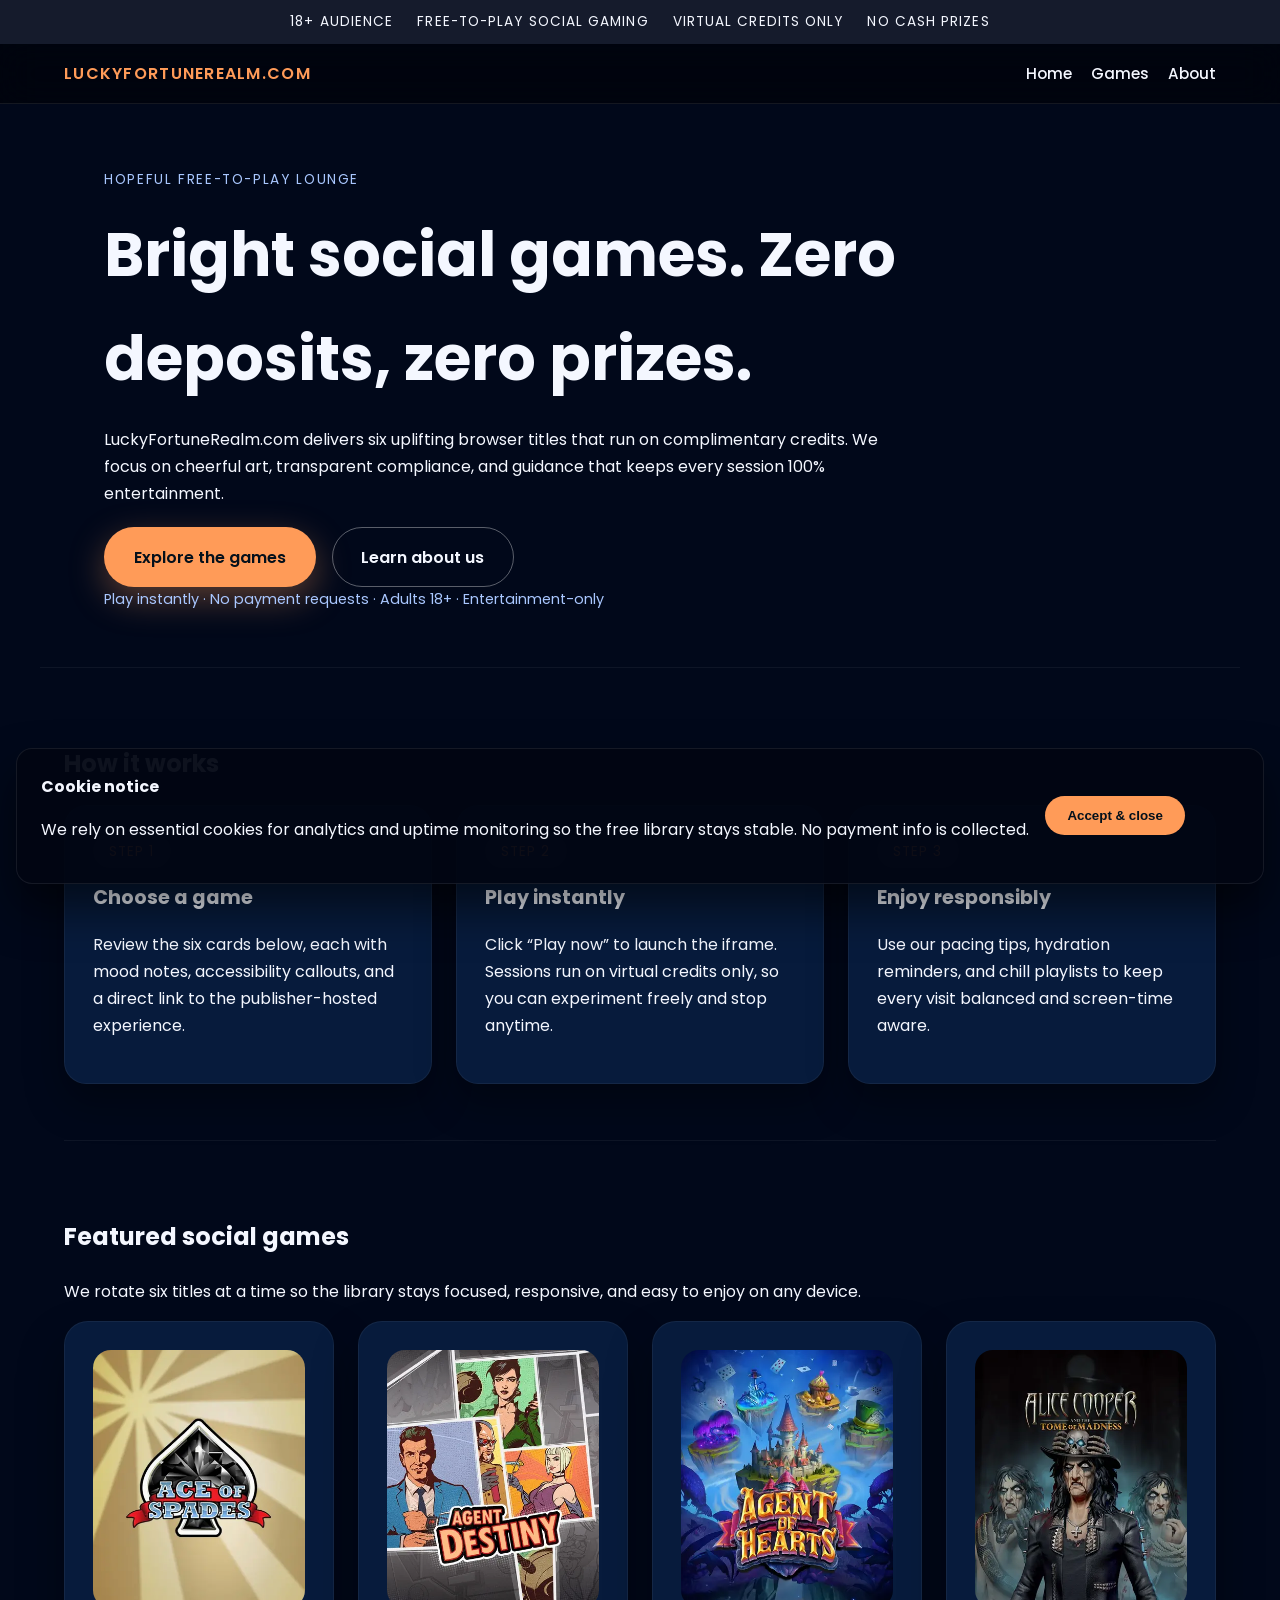
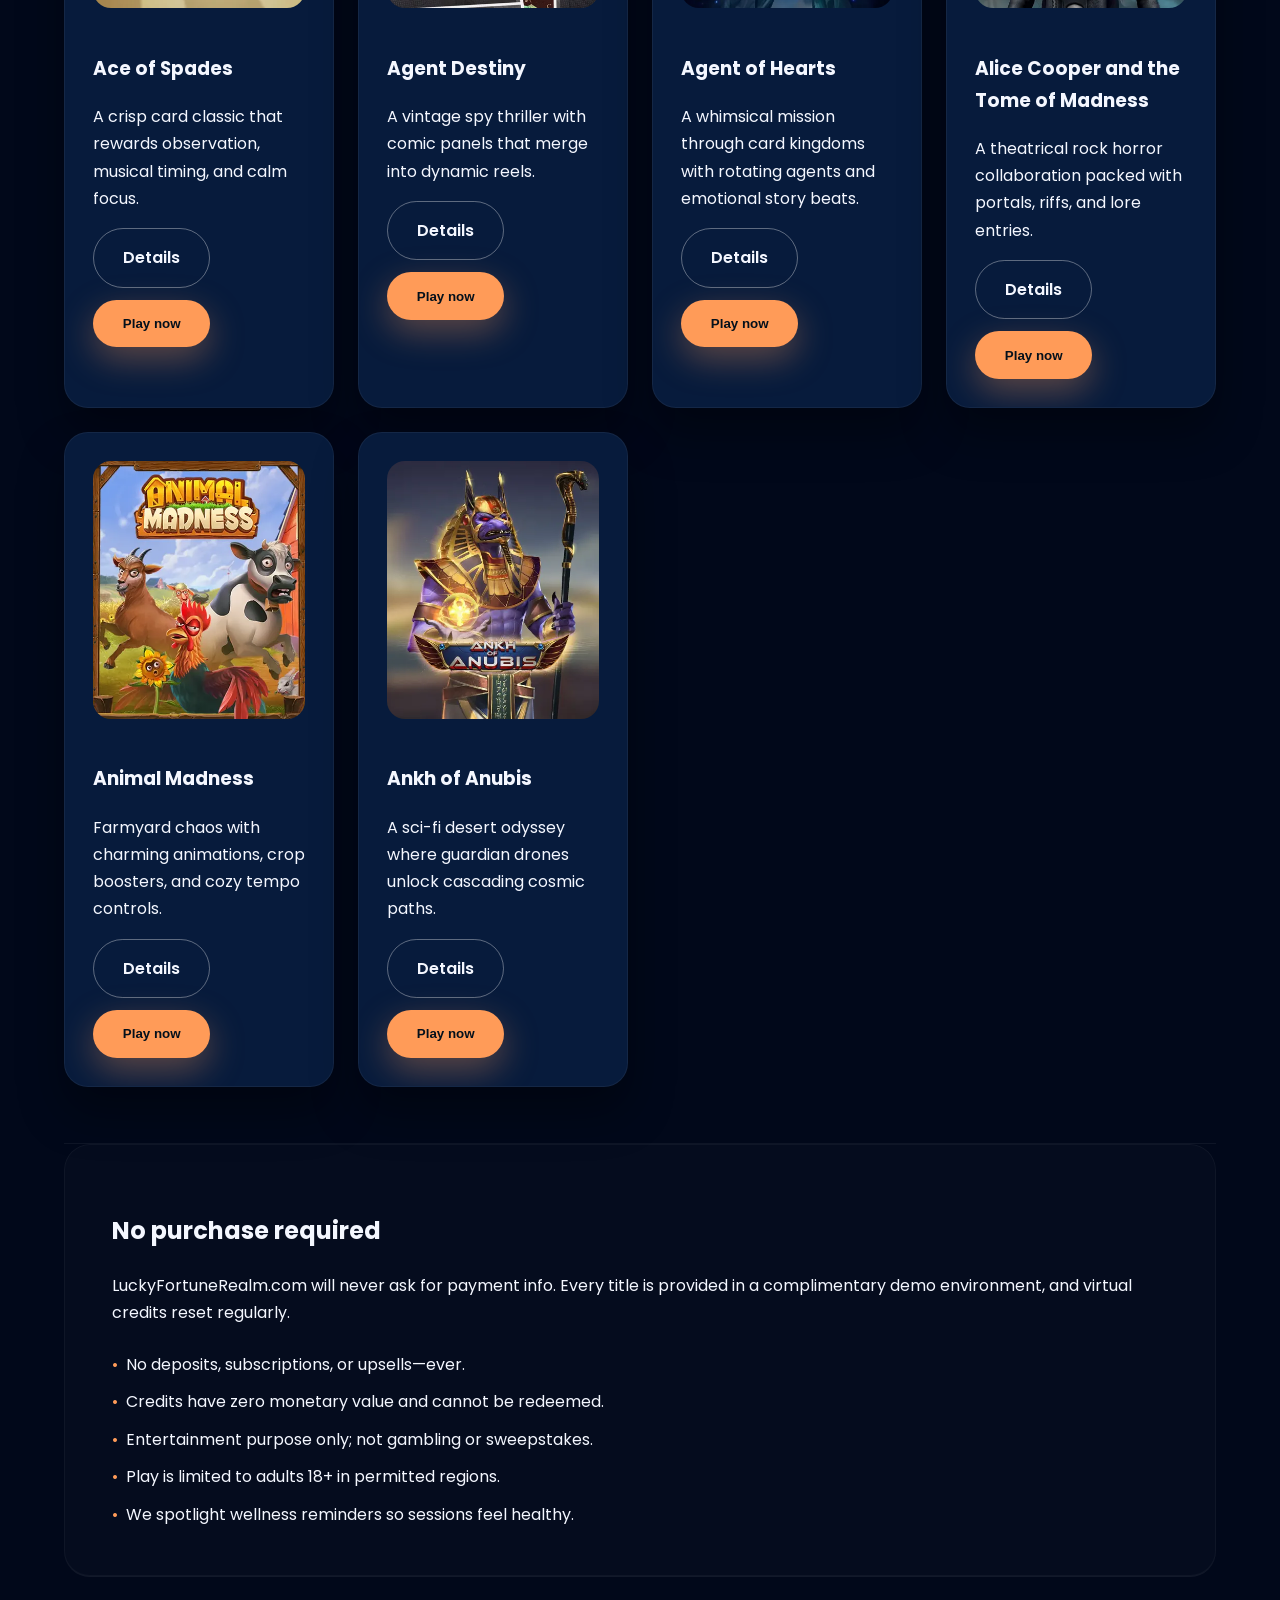
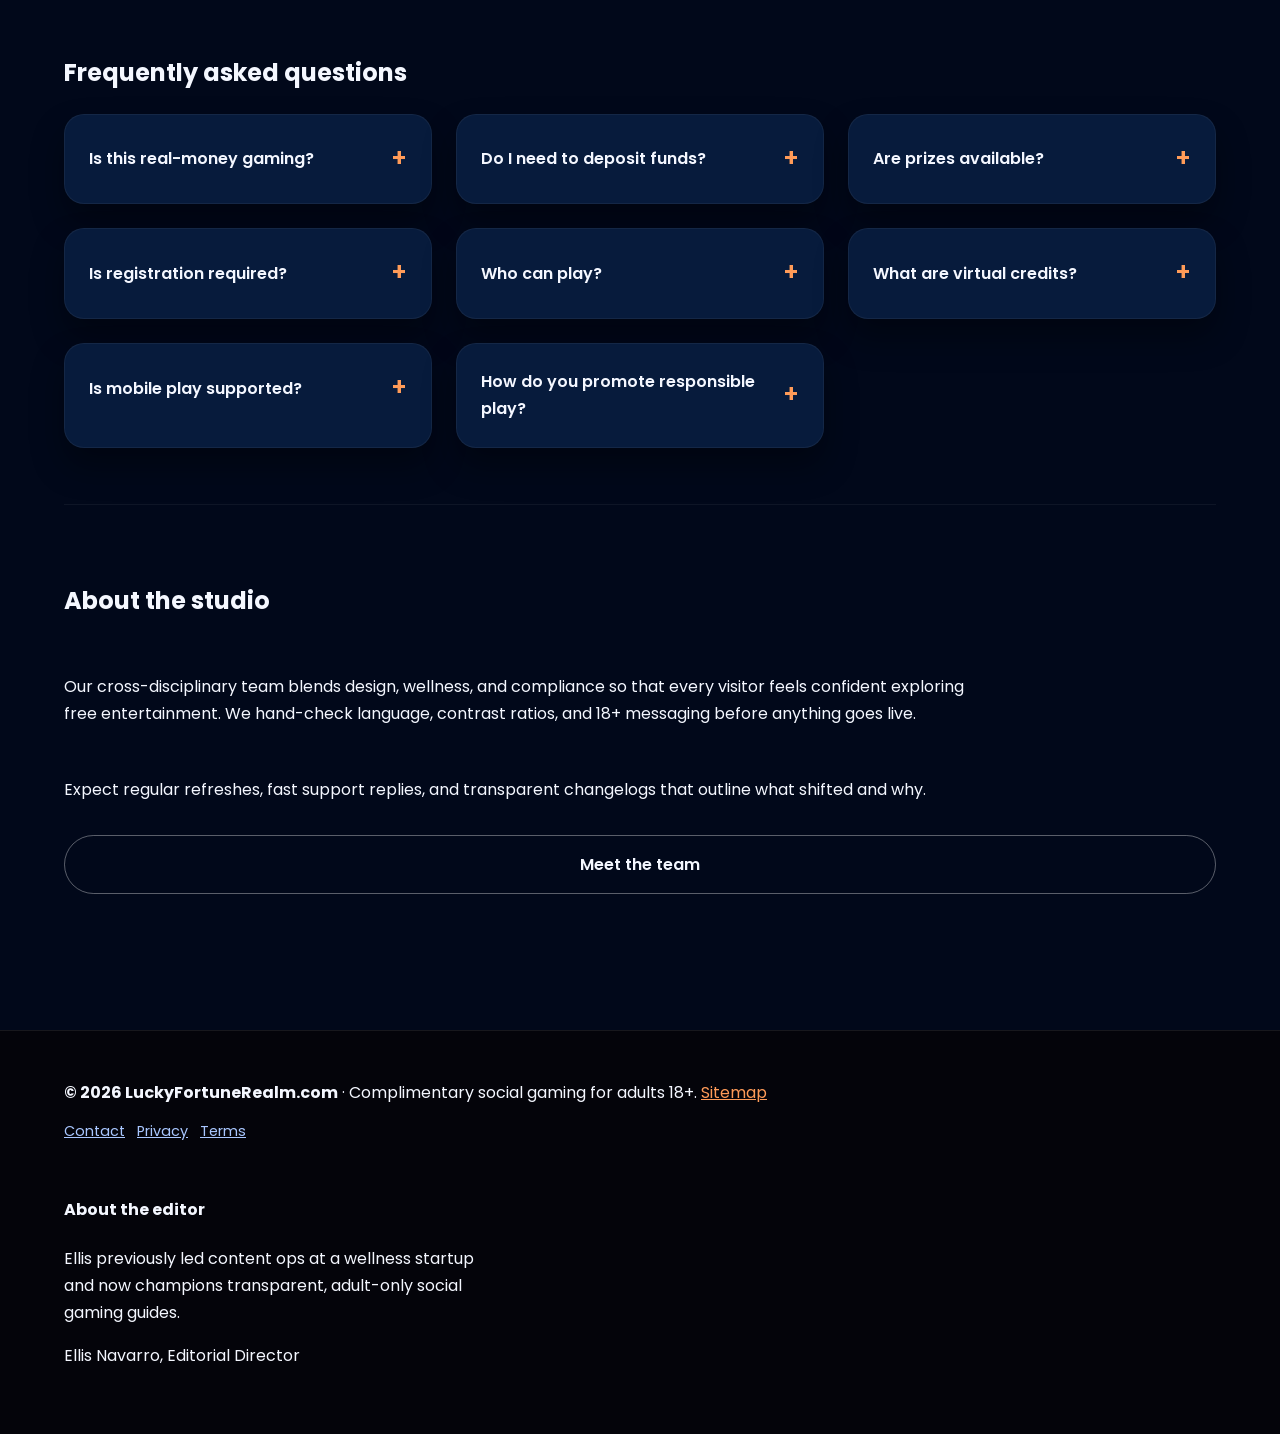
<file: index.html>
<!DOCTYPE html><html lang='en'><head><meta charset='UTF-8'><meta name='viewport' content='width=device-width, initial-scale=1.0'><title>LuckyFortuneRealm.com | Free Social Game Showcase</title><meta name='description' content='LuckyFortuneRealm.com spotlights six hopeful, credit-only adventures with responsive design, accessibility tips, and transparent community care.'><meta property='og:title' content='LuckyFortuneRealm.com | Free Social Game Showcase'><meta property='og:description' content='LuckyFortuneRealm.com spotlights six hopeful, credit-only adventures with responsive design, accessibility tips, and transparent community care.'><meta property='og:type' content='website'><meta property='og:url' content='https://luckyfortunerealm.com/index.html'><meta property='og:image' content='https://luckyfortunerealm.com/images/ace-of-spades.webp'><meta property='og:site_name' content='LuckyFortuneRealm.com'><meta name='twitter:card' content='summary_large_image'><meta name='twitter:title' content='LuckyFortuneRealm.com | Free Social Game Showcase'><meta name='twitter:description' content='LuckyFortuneRealm.com spotlights six hopeful, credit-only adventures with responsive design, accessibility tips, and transparent community care.'><link rel='canonical' href='https://luckyfortunerealm.com/index.html'><link rel='preconnect' href='https://fonts.googleapis.com'><link rel='preconnect' href='https://fonts.gstatic.com' crossorigin><link rel='stylesheet' href='https://fonts.googleapis.com/css2?family=Poppins:wght@400;500;600&display=swap'><link rel='stylesheet' href='css/style.css'><link rel='icon' href="data:image/svg+xml,<svg xmlns='http://www.w3.org/2000/svg' viewBox='0 0 64 64'><circle cx='32' cy='32' r='30' fill='#1e59c7'/><circle cx='32' cy='32' r='18' fill='#ff9b58'/></svg>"><meta name='theme-color' content='#1e59c7'><style>:root{--bg:#01081a;--card:#071b3c;--primary:#1e59c7;--accent:#ff9b58;--text:#f4f7ff;--muted:#a9c7ff;--shadow:rgba(255,155,88,0.35);}</style><script type="application/ld+json">{"@context": "https://schema.org", "@type": "WebSite", "name": "LuckyFortuneRealm.com", "url": "https://luckyfortunerealm.com", "description": "Playful optimism for adults who prefer artful, zero-cost adventures", "publisher": {"@type": "Organization", "name": "LuckyFortuneRealm.com"}, "potentialAction": {"@type": "SearchAction", "target": "https://luckyfortunerealm.com/search?q={search_term_string}", "query-input": "required name=search_term_string"}}</script>
<script type="application/ld+json">{"@context": "https://schema.org", "@type": "ItemList", "name": "LuckyFortuneRealm.com Featured Games", "itemListElement": [{"@type": "ListItem", "position": 1, "item": {"@type": "VideoGame", "name": "Ace of Spades", "url": "https://luckyfortunerealm.com/ace-of-spades.html"}}, {"@type": "ListItem", "position": 2, "item": {"@type": "VideoGame", "name": "Agent Destiny", "url": "https://luckyfortunerealm.com/agent-destiny.html"}}, {"@type": "ListItem", "position": 3, "item": {"@type": "VideoGame", "name": "Agent of Hearts", "url": "https://luckyfortunerealm.com/agent-of-hearts.html"}}, {"@type": "ListItem", "position": 4, "item": {"@type": "VideoGame", "name": "Alice Cooper and the Tome of Madness", "url": "https://luckyfortunerealm.com/alice-cooper-and-the-tome-of-madness.html"}}, {"@type": "ListItem", "position": 5, "item": {"@type": "VideoGame", "name": "Animal Madness", "url": "https://luckyfortunerealm.com/animal-madness.html"}}, {"@type": "ListItem", "position": 6, "item": {"@type": "VideoGame", "name": "Ankh of Anubis", "url": "https://luckyfortunerealm.com/ankh-of-anubis.html"}}]}</script></head><body><div class='compliance-strip'><span>18+ Audience</span><span>Free-to-play social gaming</span><span>Virtual credits only</span><span>No cash prizes</span></div><header class='site-header'><div class='logo'>LuckyFortuneRealm.com</div><button class='hamburger' aria-label='Toggle navigation'><span></span><span></span><span></span></button><nav class='site-nav'><a href='index.html'>Home</a><a href='games.html'>Games</a><a href='about.html'>About</a></nav></header>
<section class='hero' id='hero'>
  <div>
    <p class='eyebrow'>Hopeful free-to-play lounge</p>
    <h1>Bright social games. Zero deposits, zero prizes.</h1>
    <p>LuckyFortuneRealm.com delivers six uplifting browser titles that run on complimentary credits. We focus on cheerful art, transparent compliance, and guidance that keeps every session 100% entertainment.</p>
    <div class='hero-actions'>
      <a class='btn primary' href='games.html'>Explore the games</a>
      <a class='btn secondary' href='about.html'>Learn about us</a>
    </div>
    <p class='assurance-note'>Play instantly · No payment requests · Adults 18+ · Entertainment-only</p>
  </div>
</section>
<main>
  <section id='how-it-works'>
    <h2>How it works</h2>
    <div class='steps-grid'>
      <article class='step-card'>
        <span>Step 1</span>
        <h3>Choose a game</h3>
        <p>Review the six cards below, each with mood notes, accessibility callouts, and a direct link to the publisher-hosted experience.</p>
      </article>
      <article class='step-card'>
        <span>Step 2</span>
        <h3>Play instantly</h3>
        <p>Click “Play now” to launch the iframe. Sessions run on virtual credits only, so you can experiment freely and stop anytime.</p>
      </article>
      <article class='step-card'>
        <span>Step 3</span>
        <h3>Enjoy responsibly</h3>
        <p>Use our pacing tips, hydration reminders, and chill playlists to keep every visit balanced and screen-time aware.</p>
      </article>
    </div>
  </section>
  <section id='games'>
    <h2>Featured social games</h2>
    <p>We rotate six titles at a time so the library stays focused, responsive, and easy to enjoy on any device.</p>
    <div class='games-grid'><article class='game-card'><img src='images/ace-of-spades.webp' alt='Retro card with spade icon' loading='lazy'><h3>Ace of Spades</h3><p>A crisp card classic that rewards observation, musical timing, and calm focus.</p><div class='card-actions'><a class='btn secondary' href='ace-of-spades.html'>Details</a><button type='button' class='btn primary play-btn' data-iframe='https://asccw.playngonetwork.com/casino/ContainerLauncher?pid=2&gid=aceofspades&lang=en_GB&practice=1&channel=desktop&demo=2'>Play now</button></div></article><article class='game-card'><img src='images/agent-destiny.webp' alt='Graphic novel spy illustration' loading='lazy'><h3>Agent Destiny</h3><p>A vintage spy thriller with comic panels that merge into dynamic reels.</p><div class='card-actions'><a class='btn secondary' href='agent-destiny.html'>Details</a><button type='button' class='btn primary play-btn' data-iframe='https://asccw.playngonetwork.com/casino/ContainerLauncher?pid=2&gid=agentdestiny&lang=en_GB&practice=1&channel=desktop&demo=2'>Play now</button></div></article><article class='game-card'><img src='images/agent-of-hearts.webp' alt='Fantasy agent walking through card kingdom' loading='lazy'><h3>Agent of Hearts</h3><p>A whimsical mission through card kingdoms with rotating agents and emotional story beats.</p><div class='card-actions'><a class='btn secondary' href='agent-of-hearts.html'>Details</a><button type='button' class='btn primary play-btn' data-iframe='https://asccw.playngonetwork.com/casino/ContainerLauncher?pid=2&gid=agentofhearts&lang=en_GB&practice=1&channel=desktop&demo=2'>Play now</button></div></article><article class='game-card'><img src='images/alice-cooper-and-the-tome-of-madness.webp' alt='Rock legend silhouette with mystical book' loading='lazy'><h3>Alice Cooper and the Tome of Madness</h3><p>A theatrical rock horror collaboration packed with portals, riffs, and lore entries.</p><div class='card-actions'><a class='btn secondary' href='alice-cooper-and-the-tome-of-madness.html'>Details</a><button type='button' class='btn primary play-btn' data-iframe='https://asccw.playngonetwork.com/casino/ContainerLauncher?pid=2&gid=alicecooper&lang=en_GB&practice=1&channel=desktop&demo=2'>Play now</button></div></article><article class='game-card'><img src='images/animal-madness.webp' alt='Animated farm animals celebrating harvest' loading='lazy'><h3>Animal Madness</h3><p>Farmyard chaos with charming animations, crop boosters, and cozy tempo controls.</p><div class='card-actions'><a class='btn secondary' href='animal-madness.html'>Details</a><button type='button' class='btn primary play-btn' data-iframe='https://asccw.playngonetwork.com/casino/ContainerLauncher?pid=2&gid=animalmadness&lang=en_GB&practice=1&channel=desktop&demo=2'>Play now</button></div></article><article class='game-card'><img src='images/ankh-of-anubis.webp' alt='Futuristic desert temple with glowing ankh' loading='lazy'><h3>Ankh of Anubis</h3><p>A sci-fi desert odyssey where guardian drones unlock cascading cosmic paths.</p><div class='card-actions'><a class='btn secondary' href='ankh-of-anubis.html'>Details</a><button type='button' class='btn primary play-btn' data-iframe='https://asccw.playngonetwork.com/casino/ContainerLauncher?pid=2&gid=ankhofanubis&lang=en_GB&practice=1&channel=desktop&demo=2'>Play now</button></div></article></div>
  </section>
  <section class='no-purchase'>
    <h2>No purchase required</h2>
    <p>LuckyFortuneRealm.com will never ask for payment info. Every title is provided in a complimentary demo environment, and virtual credits reset regularly.</p>
    <ul>
      <li>No deposits, subscriptions, or upsells—ever.</li>
      <li>Credits have zero monetary value and cannot be redeemed.</li>
      <li>Entertainment purpose only; not gambling or sweepstakes.</li>
      <li>Play is limited to adults 18+ in permitted regions.</li>
      <li>We spotlight wellness reminders so sessions feel healthy.</li>
    </ul>
  </section>
  <section class='faq-section' id='faq'>
    <h2>Frequently asked questions</h2>
    <div class='faq-grid'>
      <details class='faq-item'><summary>Is this real-money gaming?</summary><div class='faq-answer'><p>No. Everything on this site uses virtual credits with no financial value, so there are no stakes and no payouts.</p></div></details>
      <details class='faq-item'><summary>Do I need to deposit funds?</summary><div class='faq-answer'><p>Never. Click any “Play now” button to open the free practice mode directly from the publisher.</p></div></details>
      <details class='faq-item'><summary>Are prizes available?</summary><div class='faq-answer'><p>No prizes or sweepstakes are offered. The fun is in the story, art, and social elements.</p></div></details>
      <details class='faq-item'><summary>Is registration required?</summary><div class='faq-answer'><p>Most games load instantly. If a publisher offers optional signup, it is still free and purely for saving preferences.</p></div></details>
      <details class='faq-item'><summary>Who can play?</summary><div class='faq-answer'><p>Adults aged 18+ in jurisdictions that allow free-to-play social gaming can participate.</p></div></details>
      <details class='faq-item'><summary>What are virtual credits?</summary><div class='faq-answer'><p>They are non-cash tokens used to trigger features inside the game. They refresh automatically and cannot be purchased.</p></div></details>
      <details class='faq-item'><summary>Is mobile play supported?</summary><div class='faq-answer'><p>Yes. The layout, controls, and typography are tuned for phones, tablets, and desktops.</p></div></details>
      <details class='faq-item'><summary>How do you promote responsible play?</summary><div class='faq-answer'><p>We add pacing tips, hydration reminders, and accessibility callouts to keep sessions light and mindful.</p></div></details>
    </div>
  </section>
  <section class='about-preview'>
    <h2>About the studio</h2>
    <p>Our cross-disciplinary team blends design, wellness, and compliance so that every visitor feels confident exploring free entertainment. We hand-check language, contrast ratios, and 18+ messaging before anything goes live.</p>
    <p>Expect regular refreshes, fast support replies, and transparent changelogs that outline what shifted and why.</p>
    <a class='btn secondary' href='about.html'>Meet the team</a>
  </section>
</main>
<footer class='site-footer'><div><strong>&copy; 2026 LuckyFortuneRealm.com</strong> · Complimentary social gaming for adults 18+. <a href='sitemap.xml'>Sitemap</a><div class='footer-links'><a href='contact.html'>Contact</a><a href='privacy.html'>Privacy</a><a href='terms.html'>Terms</a></div></div><div class='author-bio'><h4>About the editor</h4><p>Ellis previously led content ops at a wellness startup and now champions transparent, adult-only social gaming guides.</p><p>Ellis Navarro, Editorial Director</p></div></footer>

<div class='iframe-modal' aria-hidden='true'>
  <div class='iframe-modal__overlay' data-modal-close></div>
  <div class='iframe-modal__dialog' role='dialog' aria-modal='true' aria-label='Embedded game player'>
    <button class='iframe-modal__close' type='button' data-modal-close>&times;</button>
    <iframe src='' title='Embedded social game' loading='lazy' allowfullscreen></iframe>
    <p class='iframe-modal__notice'>Virtual credits only. Close this window to return to the guide.</p>
  </div>
</div>
<div class='cookie-banner' role='region' aria-label='Cookie notice'><div><strong>Cookie notice</strong><p>We rely on essential cookies for analytics and uptime monitoring so the free library stays stable. No payment info is collected.</p></div><button type='button' data-cookie-accept>Accept &amp; close</button></div><script src='js/main.js' defer></script></body></html>
</file>
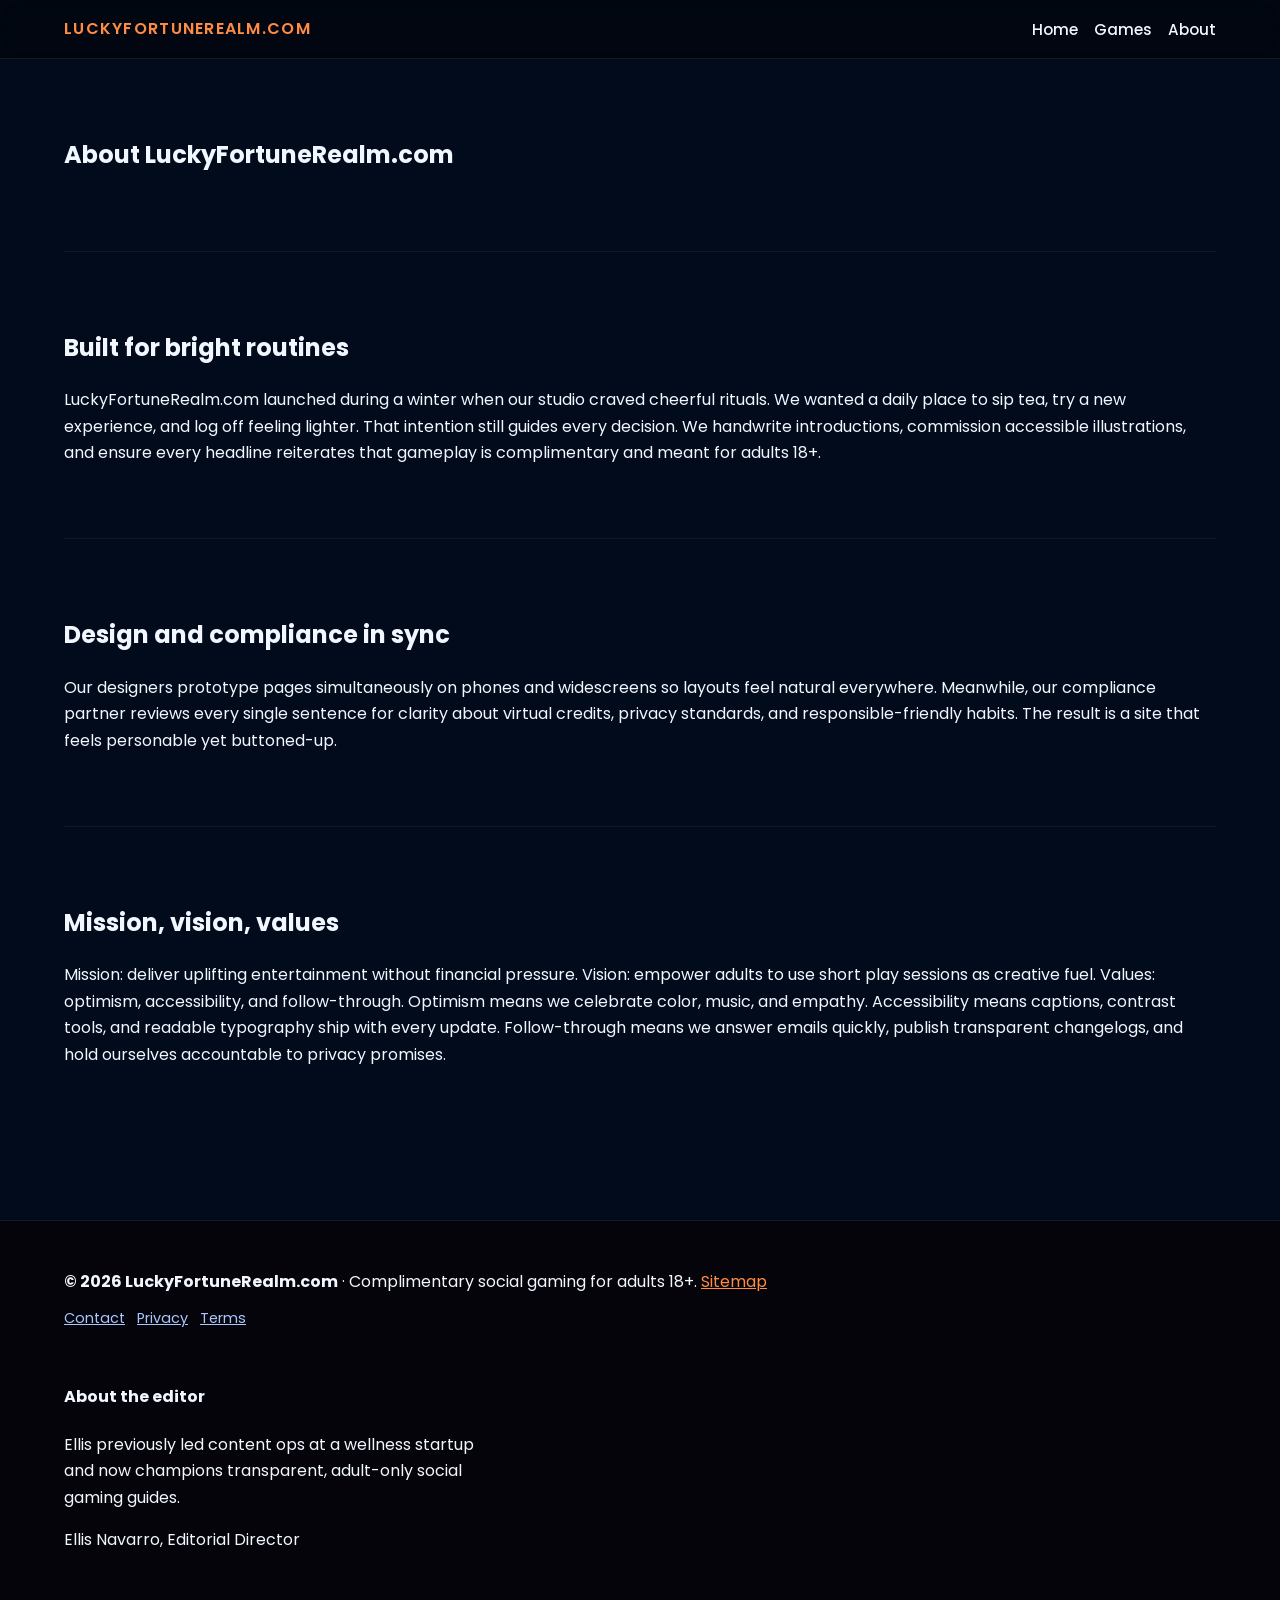
<file: about.html>
<!DOCTYPE html><html lang='en'><head><meta charset='UTF-8'><meta name='viewport' content='width=device-width, initial-scale=1.0'><title>About LuckyFortuneRealm.com</title><meta name='description' content='Read how LuckyFortuneRealm.com blends design, wellness, and compliance to deliver uplifting, zero-cost play sessions.'><meta property='og:title' content='About LuckyFortuneRealm.com'><meta property='og:description' content='Read how LuckyFortuneRealm.com blends design, wellness, and compliance to deliver uplifting, zero-cost play sessions.'><meta property='og:type' content='website'><meta property='og:url' content='https://luckyfortunerealm.com/about.html'><meta property='og:image' content='https://luckyfortunerealm.com/images/ace-of-spades.webp'><meta property='og:site_name' content='LuckyFortuneRealm.com'><meta name='twitter:card' content='summary_large_image'><meta name='twitter:title' content='About LuckyFortuneRealm.com'><meta name='twitter:description' content='Read how LuckyFortuneRealm.com blends design, wellness, and compliance to deliver uplifting, zero-cost play sessions.'><link rel='canonical' href='https://luckyfortunerealm.com/about.html'><link rel='preconnect' href='https://fonts.googleapis.com'><link rel='preconnect' href='https://fonts.gstatic.com' crossorigin><link rel='stylesheet' href='https://fonts.googleapis.com/css2?family=Poppins:wght@400;500;600&display=swap'><link rel='stylesheet' href='css/style.css'><link rel='icon' href="data:image/svg+xml,<svg xmlns='http://www.w3.org/2000/svg' viewBox='0 0 64 64'><circle cx='32' cy='32' r='30' fill='#287bff'/><circle cx='32' cy='32' r='18' fill='#ff8c42'/></svg>"><meta name='theme-color' content='#287bff'><style>:root{--bg:#020b1c;--card:#071a39;--primary:#287bff;--accent:#ff8c42;--text:#f1f6ff;--muted:#a9c7ff;--shadow:rgba(255,140,66,0.35);}body{margin:0;background:var(--bg);color:var(--text);min-height:100vh;line-height:1.65;}.site-header{display:flex;align-items:center;justify-content:space-between;padding:1rem 5%;background:rgba(0,0,0,0.4);backdrop-filter:blur(14px);position:sticky;top:0;z-index:10;}.logo{font-weight:600;letter-spacing:0.08em;text-transform:uppercase;color:var(--accent);}.site-nav{display:flex;gap:1rem;}.site-nav a{color:var(--text);text-decoration:none;font-weight:500;}.hamburger{background:none;border:none;display:none;flex-direction:column;gap:0.3rem;}.hamburger span{display:block;width:24px;height:2px;background:var(--text);}@media(max-width:768px){.site-nav{position:absolute;top:64px;right:5%;background:var(--card);padding:1rem;border-radius:12px;flex-direction:column;display:none;}.site-nav.open{display:flex;}.hamburger{display:flex;}}</style><script type="application/ld+json">{"@context": "https://schema.org", "@type": "WebSite", "name": "LuckyFortuneRealm.com", "url": "https://luckyfortunerealm.com", "description": "Playful optimism for adults who prefer artful, zero-cost adventures", "publisher": {"@type": "Organization", "name": "LuckyFortuneRealm.com"}, "potentialAction": {"@type": "SearchAction", "target": "https://luckyfortunerealm.com/search?q={search_term_string}", "query-input": "required name=search_term_string"}}</script>
<script type="application/ld+json">{"@context": "https://schema.org", "@type": "ItemList", "name": "LuckyFortuneRealm.com Featured Games", "itemListElement": [{"@type": "ListItem", "position": 1, "item": {"@type": "VideoGame", "name": "Ace of Spades", "url": "https://luckyfortunerealm.com/ace-of-spades.html"}}, {"@type": "ListItem", "position": 2, "item": {"@type": "VideoGame", "name": "Agent Destiny", "url": "https://luckyfortunerealm.com/agent-destiny.html"}}, {"@type": "ListItem", "position": 3, "item": {"@type": "VideoGame", "name": "Agent of Hearts", "url": "https://luckyfortunerealm.com/agent-of-hearts.html"}}, {"@type": "ListItem", "position": 4, "item": {"@type": "VideoGame", "name": "Alice Cooper and the Tome of Madness", "url": "https://luckyfortunerealm.com/alice-cooper-and-the-tome-of-madness.html"}}, {"@type": "ListItem", "position": 5, "item": {"@type": "VideoGame", "name": "Animal Madness", "url": "https://luckyfortunerealm.com/animal-madness.html"}}, {"@type": "ListItem", "position": 6, "item": {"@type": "VideoGame", "name": "Ankh of Anubis", "url": "https://luckyfortunerealm.com/ankh-of-anubis.html"}}]}</script></head><body><header class='site-header'><div class='logo'>LuckyFortuneRealm.com</div><button class='hamburger' aria-label='Toggle navigation'><span></span><span></span><span></span></button><nav class='site-nav'><a href='index.html'>Home</a><a href='games.html'>Games</a><a href='about.html'>About</a></nav></header><main><section><h1>About LuckyFortuneRealm.com</h1></section><section><h2>Built for bright routines</h2><p>LuckyFortuneRealm.com launched during a winter when our studio craved cheerful rituals. We wanted a daily place to sip tea, try a new experience, and log off feeling lighter. That intention still guides every decision. We handwrite introductions, commission accessible illustrations, and ensure every headline reiterates that gameplay is complimentary and meant for adults 18+.</p></section><section><h2>Design and compliance in sync</h2><p>Our designers prototype pages simultaneously on phones and widescreens so layouts feel natural everywhere. Meanwhile, our compliance partner reviews every single sentence for clarity about virtual credits, privacy standards, and responsible-friendly habits. The result is a site that feels personable yet buttoned-up.</p></section><section><h2>Mission, vision, values</h2><p>Mission: deliver uplifting entertainment without financial pressure. Vision: empower adults to use short play sessions as creative fuel. Values: optimism, accessibility, and follow-through. Optimism means we celebrate color, music, and empathy. Accessibility means captions, contrast tools, and readable typography ship with every update. Follow-through means we answer emails quickly, publish transparent changelogs, and hold ourselves accountable to privacy promises.</p></section></main><footer class='site-footer'><div><strong>&copy; 2026 LuckyFortuneRealm.com</strong> · Complimentary social gaming for adults 18+. <a href='sitemap.xml'>Sitemap</a><div class='footer-links'><a href='contact.html'>Contact</a><a href='privacy.html'>Privacy</a><a href='terms.html'>Terms</a></div></div><div class='author-bio'><h4>About the editor</h4><p>Ellis previously led content ops at a wellness startup and now champions transparent, adult-only social gaming guides.</p><p>Ellis Navarro, Editorial Director</p></div></footer><script src='js/main.js' defer></script></body></html>
</file>
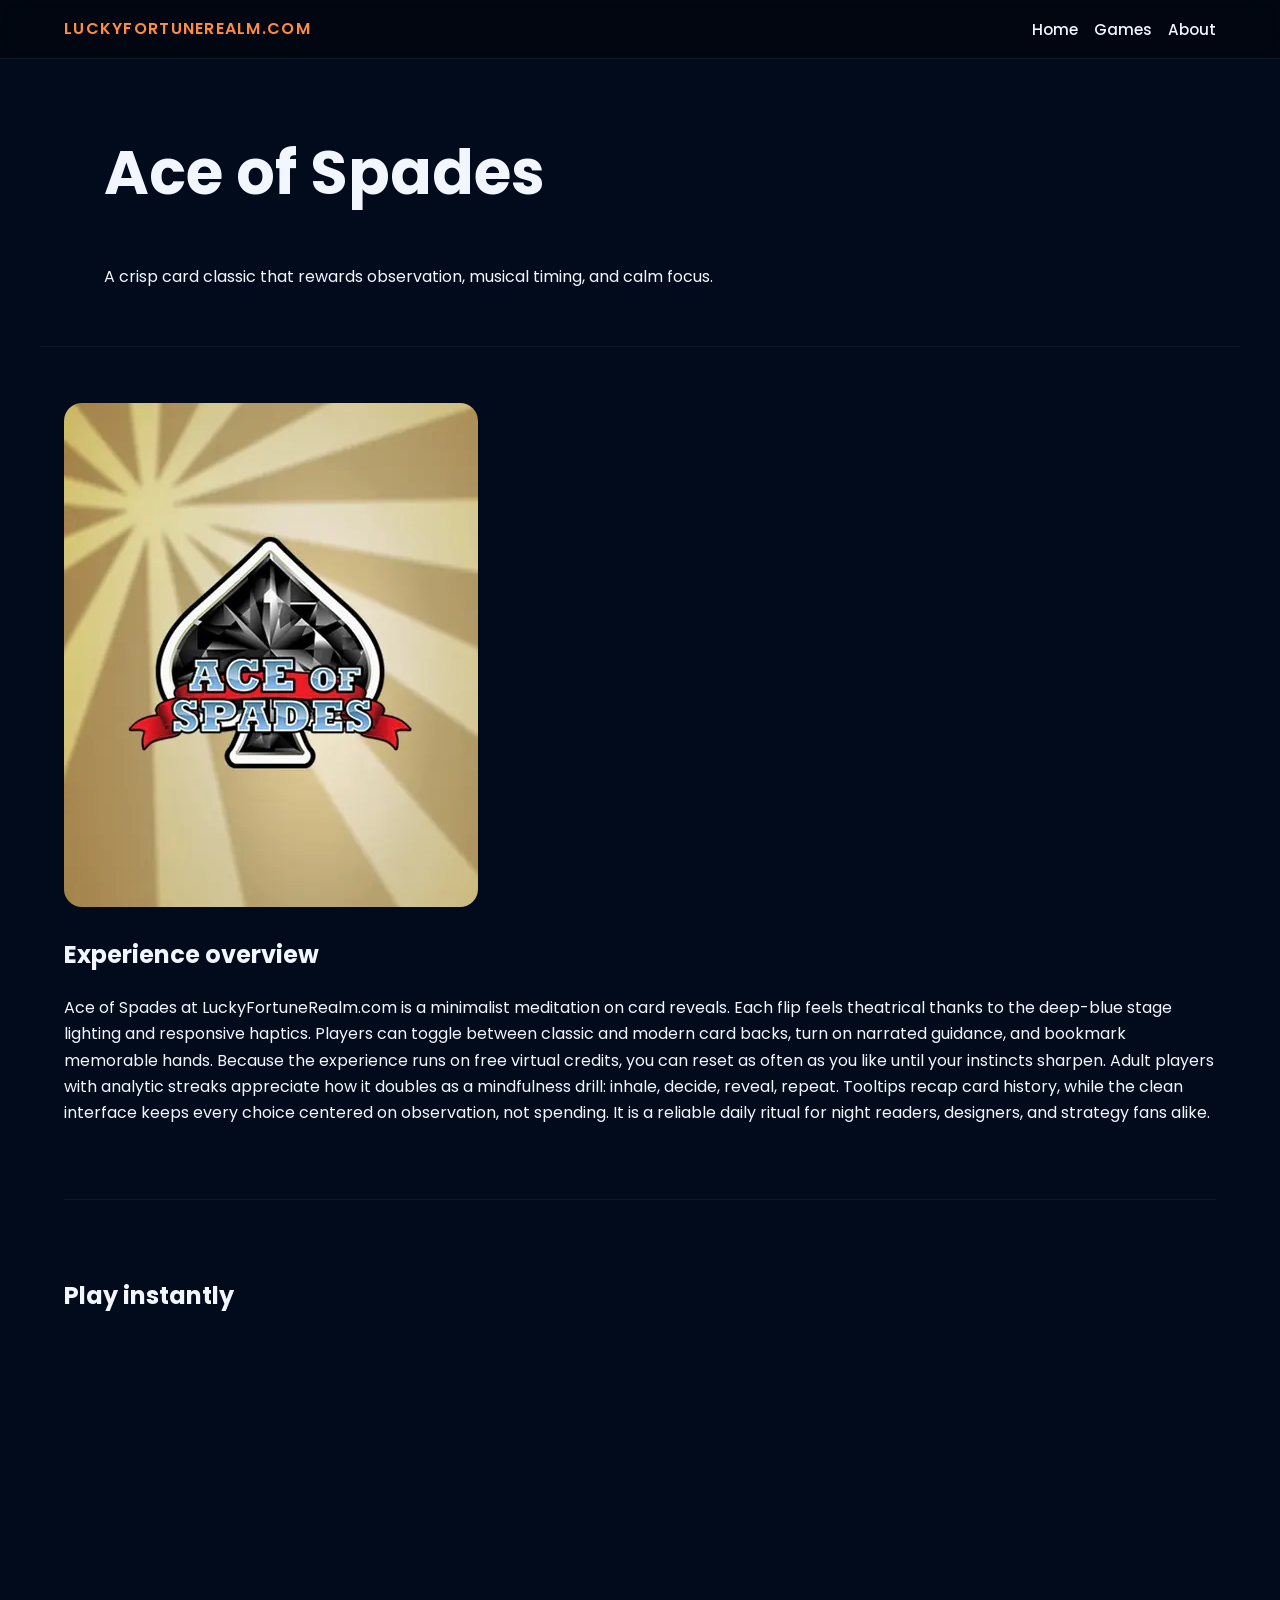
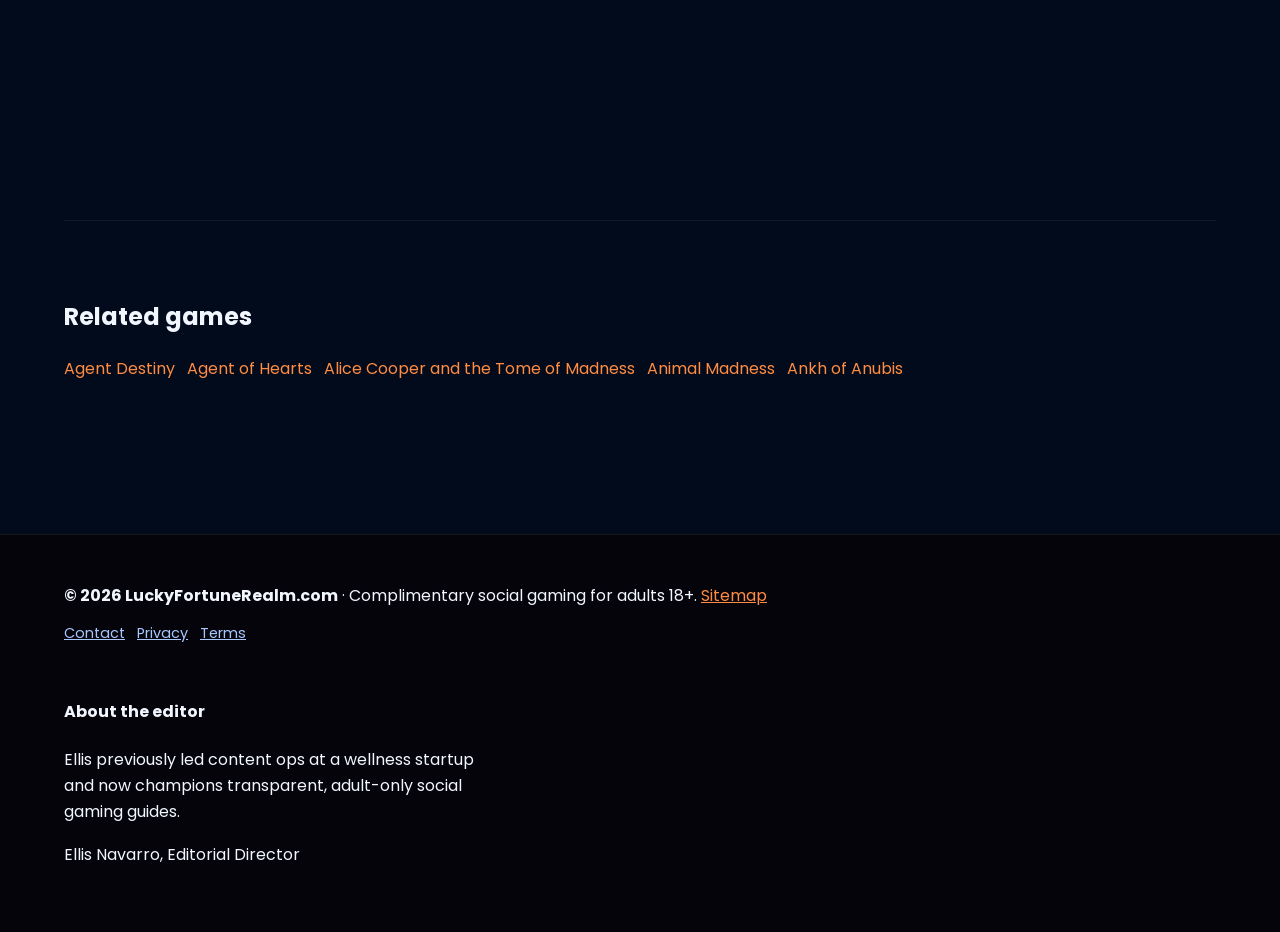
<file: ace-of-spades.html>
<!DOCTYPE html><html lang='en'><head><meta charset='UTF-8'><meta name='viewport' content='width=device-width, initial-scale=1.0'><title>Ace of Spades | LuckyFortuneRealm.com</title><meta name='description' content='A crisp card classic that rewards observation, musical timing, and calm focus.'><meta property='og:title' content='Ace of Spades | LuckyFortuneRealm.com'><meta property='og:description' content='A crisp card classic that rewards observation, musical timing, and calm focus.'><meta property='og:type' content='article'><meta property='og:url' content='https://luckyfortunerealm.com/ace-of-spades.html'><meta property='og:image' content='https://luckyfortunerealm.com/images/ace-of-spades.webp'><meta property='og:site_name' content='LuckyFortuneRealm.com'><meta name='twitter:card' content='summary_large_image'><meta name='twitter:title' content='Ace of Spades | LuckyFortuneRealm.com'><meta name='twitter:description' content='A crisp card classic that rewards observation, musical timing, and calm focus.'><link rel='canonical' href='https://luckyfortunerealm.com/ace-of-spades.html'><link rel='preconnect' href='https://fonts.googleapis.com'><link rel='preconnect' href='https://fonts.gstatic.com' crossorigin><link rel='stylesheet' href='https://fonts.googleapis.com/css2?family=Poppins:wght@400;500;600&display=swap'><link rel='stylesheet' href='css/style.css'><link rel='icon' href="data:image/svg+xml,<svg xmlns='http://www.w3.org/2000/svg' viewBox='0 0 64 64'><circle cx='32' cy='32' r='30' fill='#287bff'/><circle cx='32' cy='32' r='18' fill='#ff8c42'/></svg>"><meta name='theme-color' content='#287bff'><style>:root{--bg:#020b1c;--card:#071a39;--primary:#287bff;--accent:#ff8c42;--text:#f1f6ff;--muted:#a9c7ff;--shadow:rgba(255,140,66,0.35);}body{margin:0;background:var(--bg);color:var(--text);min-height:100vh;line-height:1.65;}.site-header{display:flex;align-items:center;justify-content:space-between;padding:1rem 5%;background:rgba(0,0,0,0.4);backdrop-filter:blur(14px);position:sticky;top:0;z-index:10;}.logo{font-weight:600;letter-spacing:0.08em;text-transform:uppercase;color:var(--accent);}.site-nav{display:flex;gap:1rem;}.site-nav a{color:var(--text);text-decoration:none;font-weight:500;}.hamburger{background:none;border:none;display:none;flex-direction:column;gap:0.3rem;}.hamburger span{display:block;width:24px;height:2px;background:var(--text);}@media(max-width:768px){.site-nav{position:absolute;top:64px;right:5%;background:var(--card);padding:1rem;border-radius:12px;flex-direction:column;display:none;}.site-nav.open{display:flex;}.hamburger{display:flex;}}</style><script type="application/ld+json">{"@context": "https://schema.org", "@type": "WebSite", "name": "LuckyFortuneRealm.com", "url": "https://luckyfortunerealm.com", "description": "Playful optimism for adults who prefer artful, zero-cost adventures", "publisher": {"@type": "Organization", "name": "LuckyFortuneRealm.com"}, "potentialAction": {"@type": "SearchAction", "target": "https://luckyfortunerealm.com/search?q={search_term_string}", "query-input": "required name=search_term_string"}}</script>
<script type="application/ld+json">{"@context": "https://schema.org", "@type": "ItemList", "name": "LuckyFortuneRealm.com Featured Games", "itemListElement": [{"@type": "ListItem", "position": 1, "item": {"@type": "VideoGame", "name": "Ace of Spades", "url": "https://luckyfortunerealm.com/ace-of-spades.html"}}, {"@type": "ListItem", "position": 2, "item": {"@type": "VideoGame", "name": "Agent Destiny", "url": "https://luckyfortunerealm.com/agent-destiny.html"}}, {"@type": "ListItem", "position": 3, "item": {"@type": "VideoGame", "name": "Agent of Hearts", "url": "https://luckyfortunerealm.com/agent-of-hearts.html"}}, {"@type": "ListItem", "position": 4, "item": {"@type": "VideoGame", "name": "Alice Cooper and the Tome of Madness", "url": "https://luckyfortunerealm.com/alice-cooper-and-the-tome-of-madness.html"}}, {"@type": "ListItem", "position": 5, "item": {"@type": "VideoGame", "name": "Animal Madness", "url": "https://luckyfortunerealm.com/animal-madness.html"}}, {"@type": "ListItem", "position": 6, "item": {"@type": "VideoGame", "name": "Ankh of Anubis", "url": "https://luckyfortunerealm.com/ankh-of-anubis.html"}}]}</script></head><body><header class='site-header'><div class='logo'>LuckyFortuneRealm.com</div><button class='hamburger' aria-label='Toggle navigation'><span></span><span></span><span></span></button><nav class='site-nav'><a href='index.html'>Home</a><a href='games.html'>Games</a><a href='about.html'>About</a></nav></header>
        <section class='hero'>
          <h1>Ace of Spades</h1>
          <p>A crisp card classic that rewards observation, musical timing, and calm focus.</p>
        </section>
        <main>
          <section>
            <img src='images/ace-of-spades.webp' alt='Retro card with spade icon' loading='lazy' class='game-hero-image'>
            <h2>Experience overview</h2>
            <p>Ace of Spades at LuckyFortuneRealm.com is a minimalist meditation on card reveals. Each flip feels theatrical thanks to the deep-blue stage lighting and responsive haptics. Players can toggle between classic and modern card backs, turn on narrated guidance, and bookmark memorable hands. Because the experience runs on free virtual credits, you can reset as often as you like until your instincts sharpen. Adult players with analytic streaks appreciate how it doubles as a mindfulness drill: inhale, decide, reveal, repeat. Tooltips recap card history, while the clean interface keeps every choice centered on observation, not spending. It is a reliable daily ritual for night readers, designers, and strategy fans alike.</p>
          </section>
          <section>
            <h2>Play instantly</h2>
            <iframe src='https://asccw.playngonetwork.com/casino/ContainerLauncher?pid=2&gid=aceofspades&lang=en_GB&practice=1&channel=desktop&demo=2' title='Ace of Spades gameplay' loading='lazy' allowfullscreen></iframe>
          </section>
          <section>
            <h2>Related games</h2>
            <ul class='related-list'><li><a href='agent-destiny.html'>Agent Destiny</a></li><li><a href='agent-of-hearts.html'>Agent of Hearts</a></li><li><a href='alice-cooper-and-the-tome-of-madness.html'>Alice Cooper and the Tome of Madness</a></li><li><a href='animal-madness.html'>Animal Madness</a></li><li><a href='ankh-of-anubis.html'>Ankh of Anubis</a></li></ul>
          </section>
        </main>
        <footer class='site-footer'><div><strong>&copy; 2026 LuckyFortuneRealm.com</strong> · Complimentary social gaming for adults 18+. <a href='sitemap.xml'>Sitemap</a><div class='footer-links'><a href='contact.html'>Contact</a><a href='privacy.html'>Privacy</a><a href='terms.html'>Terms</a></div></div><div class='author-bio'><h4>About the editor</h4><p>Ellis previously led content ops at a wellness startup and now champions transparent, adult-only social gaming guides.</p><p>Ellis Navarro, Editorial Director</p></div></footer><script src='js/main.js' defer></script></body></html>
</file>
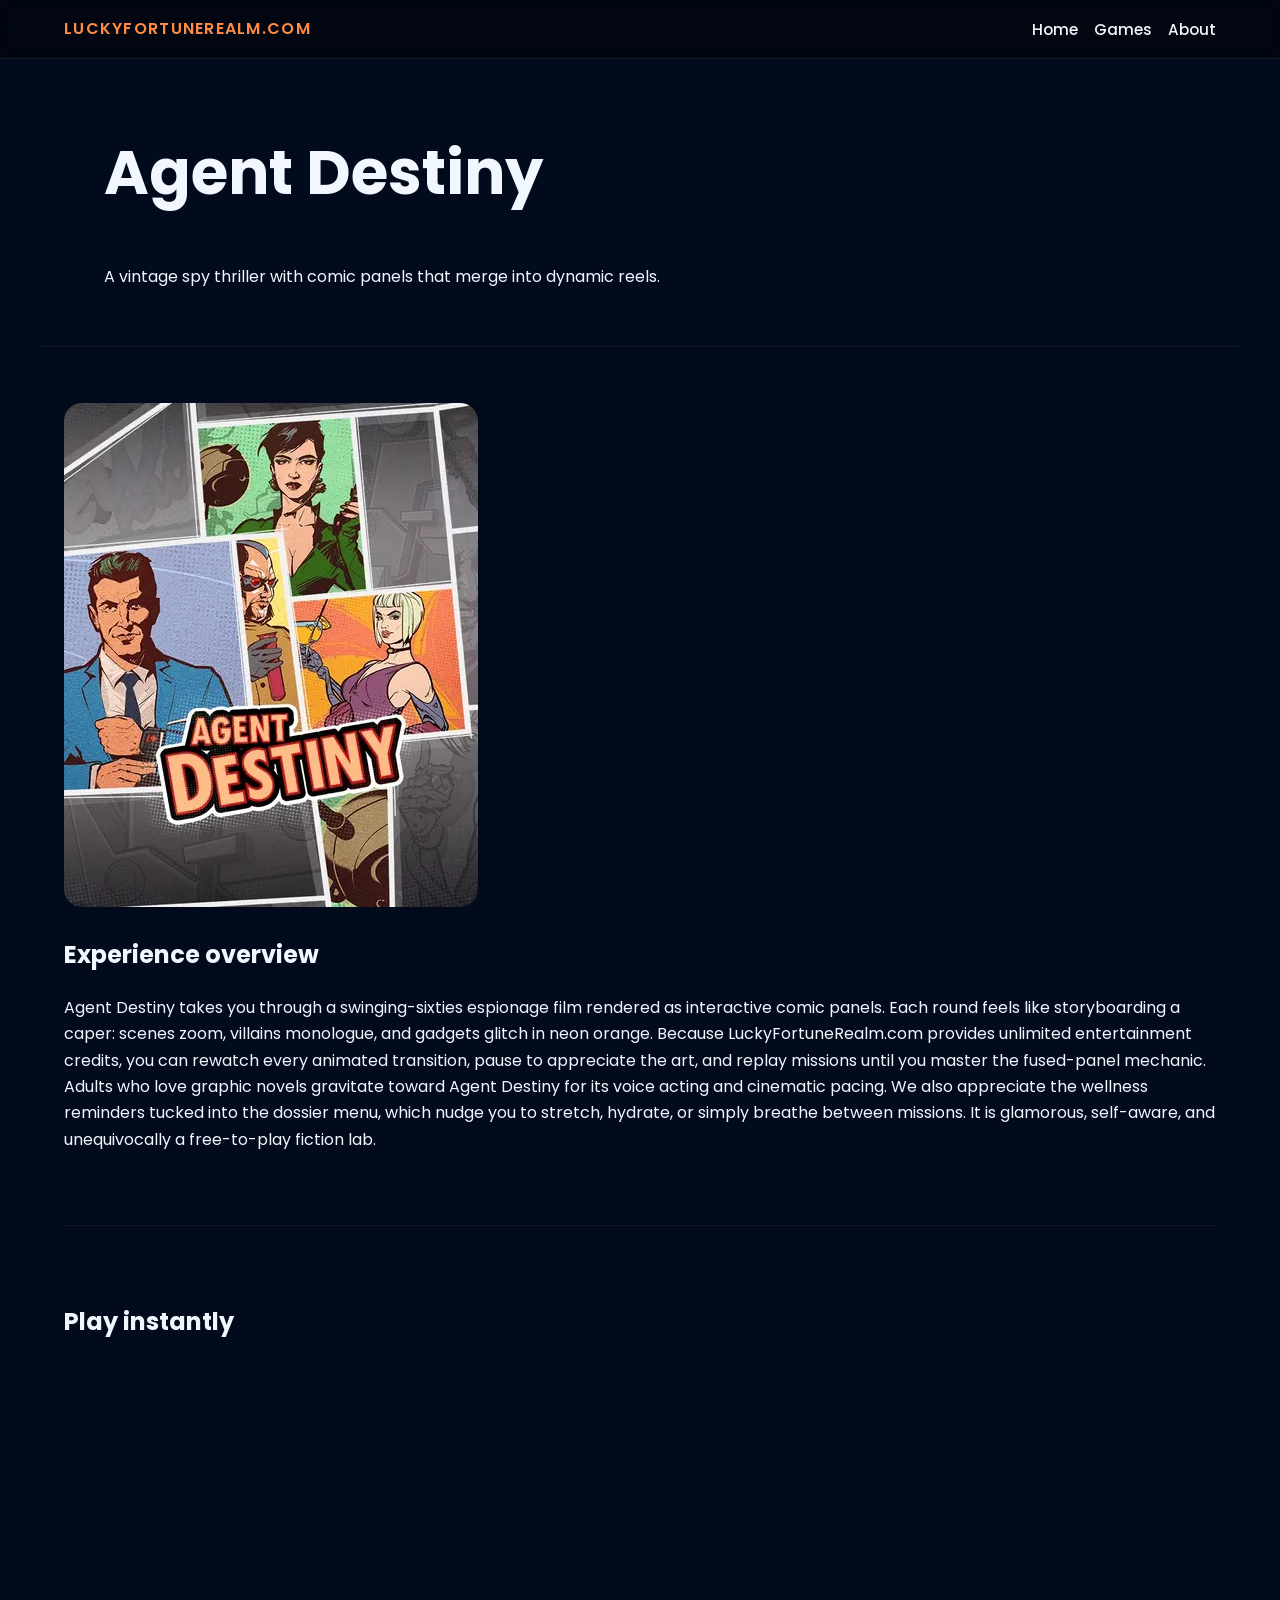
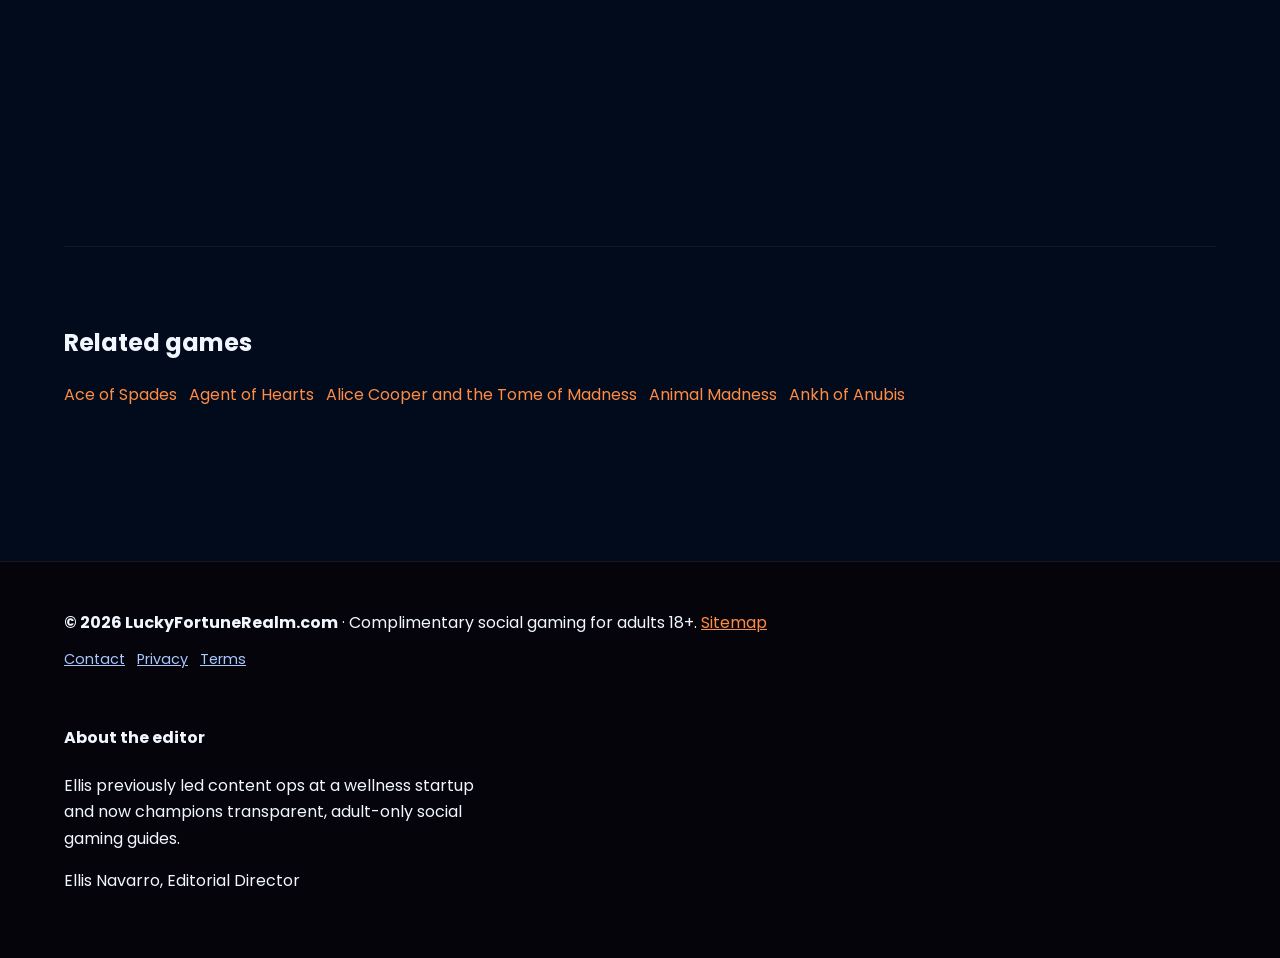
<file: agent-destiny.html>
<!DOCTYPE html><html lang='en'><head><meta charset='UTF-8'><meta name='viewport' content='width=device-width, initial-scale=1.0'><title>Agent Destiny | LuckyFortuneRealm.com</title><meta name='description' content='A vintage spy thriller with comic panels that merge into dynamic reels.'><meta property='og:title' content='Agent Destiny | LuckyFortuneRealm.com'><meta property='og:description' content='A vintage spy thriller with comic panels that merge into dynamic reels.'><meta property='og:type' content='article'><meta property='og:url' content='https://luckyfortunerealm.com/agent-destiny.html'><meta property='og:image' content='https://luckyfortunerealm.com/images/ace-of-spades.webp'><meta property='og:site_name' content='LuckyFortuneRealm.com'><meta name='twitter:card' content='summary_large_image'><meta name='twitter:title' content='Agent Destiny | LuckyFortuneRealm.com'><meta name='twitter:description' content='A vintage spy thriller with comic panels that merge into dynamic reels.'><link rel='canonical' href='https://luckyfortunerealm.com/agent-destiny.html'><link rel='preconnect' href='https://fonts.googleapis.com'><link rel='preconnect' href='https://fonts.gstatic.com' crossorigin><link rel='stylesheet' href='https://fonts.googleapis.com/css2?family=Poppins:wght@400;500;600&display=swap'><link rel='stylesheet' href='css/style.css'><link rel='icon' href="data:image/svg+xml,<svg xmlns='http://www.w3.org/2000/svg' viewBox='0 0 64 64'><circle cx='32' cy='32' r='30' fill='#287bff'/><circle cx='32' cy='32' r='18' fill='#ff8c42'/></svg>"><meta name='theme-color' content='#287bff'><style>:root{--bg:#020b1c;--card:#071a39;--primary:#287bff;--accent:#ff8c42;--text:#f1f6ff;--muted:#a9c7ff;--shadow:rgba(255,140,66,0.35);}body{margin:0;background:var(--bg);color:var(--text);min-height:100vh;line-height:1.65;}.site-header{display:flex;align-items:center;justify-content:space-between;padding:1rem 5%;background:rgba(0,0,0,0.4);backdrop-filter:blur(14px);position:sticky;top:0;z-index:10;}.logo{font-weight:600;letter-spacing:0.08em;text-transform:uppercase;color:var(--accent);}.site-nav{display:flex;gap:1rem;}.site-nav a{color:var(--text);text-decoration:none;font-weight:500;}.hamburger{background:none;border:none;display:none;flex-direction:column;gap:0.3rem;}.hamburger span{display:block;width:24px;height:2px;background:var(--text);}@media(max-width:768px){.site-nav{position:absolute;top:64px;right:5%;background:var(--card);padding:1rem;border-radius:12px;flex-direction:column;display:none;}.site-nav.open{display:flex;}.hamburger{display:flex;}}</style><script type="application/ld+json">{"@context": "https://schema.org", "@type": "WebSite", "name": "LuckyFortuneRealm.com", "url": "https://luckyfortunerealm.com", "description": "Playful optimism for adults who prefer artful, zero-cost adventures", "publisher": {"@type": "Organization", "name": "LuckyFortuneRealm.com"}, "potentialAction": {"@type": "SearchAction", "target": "https://luckyfortunerealm.com/search?q={search_term_string}", "query-input": "required name=search_term_string"}}</script>
<script type="application/ld+json">{"@context": "https://schema.org", "@type": "ItemList", "name": "LuckyFortuneRealm.com Featured Games", "itemListElement": [{"@type": "ListItem", "position": 1, "item": {"@type": "VideoGame", "name": "Ace of Spades", "url": "https://luckyfortunerealm.com/ace-of-spades.html"}}, {"@type": "ListItem", "position": 2, "item": {"@type": "VideoGame", "name": "Agent Destiny", "url": "https://luckyfortunerealm.com/agent-destiny.html"}}, {"@type": "ListItem", "position": 3, "item": {"@type": "VideoGame", "name": "Agent of Hearts", "url": "https://luckyfortunerealm.com/agent-of-hearts.html"}}, {"@type": "ListItem", "position": 4, "item": {"@type": "VideoGame", "name": "Alice Cooper and the Tome of Madness", "url": "https://luckyfortunerealm.com/alice-cooper-and-the-tome-of-madness.html"}}, {"@type": "ListItem", "position": 5, "item": {"@type": "VideoGame", "name": "Animal Madness", "url": "https://luckyfortunerealm.com/animal-madness.html"}}, {"@type": "ListItem", "position": 6, "item": {"@type": "VideoGame", "name": "Ankh of Anubis", "url": "https://luckyfortunerealm.com/ankh-of-anubis.html"}}]}</script></head><body><header class='site-header'><div class='logo'>LuckyFortuneRealm.com</div><button class='hamburger' aria-label='Toggle navigation'><span></span><span></span><span></span></button><nav class='site-nav'><a href='index.html'>Home</a><a href='games.html'>Games</a><a href='about.html'>About</a></nav></header>
        <section class='hero'>
          <h1>Agent Destiny</h1>
          <p>A vintage spy thriller with comic panels that merge into dynamic reels.</p>
        </section>
        <main>
          <section>
            <img src='images/agent-destiny.webp' alt='Graphic novel spy illustration' loading='lazy' class='game-hero-image'>
            <h2>Experience overview</h2>
            <p>Agent Destiny takes you through a swinging-sixties espionage film rendered as interactive comic panels. Each round feels like storyboarding a caper: scenes zoom, villains monologue, and gadgets glitch in neon orange. Because LuckyFortuneRealm.com provides unlimited entertainment credits, you can rewatch every animated transition, pause to appreciate the art, and replay missions until you master the fused-panel mechanic. Adults who love graphic novels gravitate toward Agent Destiny for its voice acting and cinematic pacing. We also appreciate the wellness reminders tucked into the dossier menu, which nudge you to stretch, hydrate, or simply breathe between missions. It is glamorous, self-aware, and unequivocally a free-to-play fiction lab.</p>
          </section>
          <section>
            <h2>Play instantly</h2>
            <iframe src='https://asccw.playngonetwork.com/casino/ContainerLauncher?pid=2&gid=agentdestiny&lang=en_GB&practice=1&channel=desktop&demo=2' title='Agent Destiny gameplay' loading='lazy' allowfullscreen></iframe>
          </section>
          <section>
            <h2>Related games</h2>
            <ul class='related-list'><li><a href='ace-of-spades.html'>Ace of Spades</a></li><li><a href='agent-of-hearts.html'>Agent of Hearts</a></li><li><a href='alice-cooper-and-the-tome-of-madness.html'>Alice Cooper and the Tome of Madness</a></li><li><a href='animal-madness.html'>Animal Madness</a></li><li><a href='ankh-of-anubis.html'>Ankh of Anubis</a></li></ul>
          </section>
        </main>
        <footer class='site-footer'><div><strong>&copy; 2026 LuckyFortuneRealm.com</strong> · Complimentary social gaming for adults 18+. <a href='sitemap.xml'>Sitemap</a><div class='footer-links'><a href='contact.html'>Contact</a><a href='privacy.html'>Privacy</a><a href='terms.html'>Terms</a></div></div><div class='author-bio'><h4>About the editor</h4><p>Ellis previously led content ops at a wellness startup and now champions transparent, adult-only social gaming guides.</p><p>Ellis Navarro, Editorial Director</p></div></footer><script src='js/main.js' defer></script></body></html>
</file>
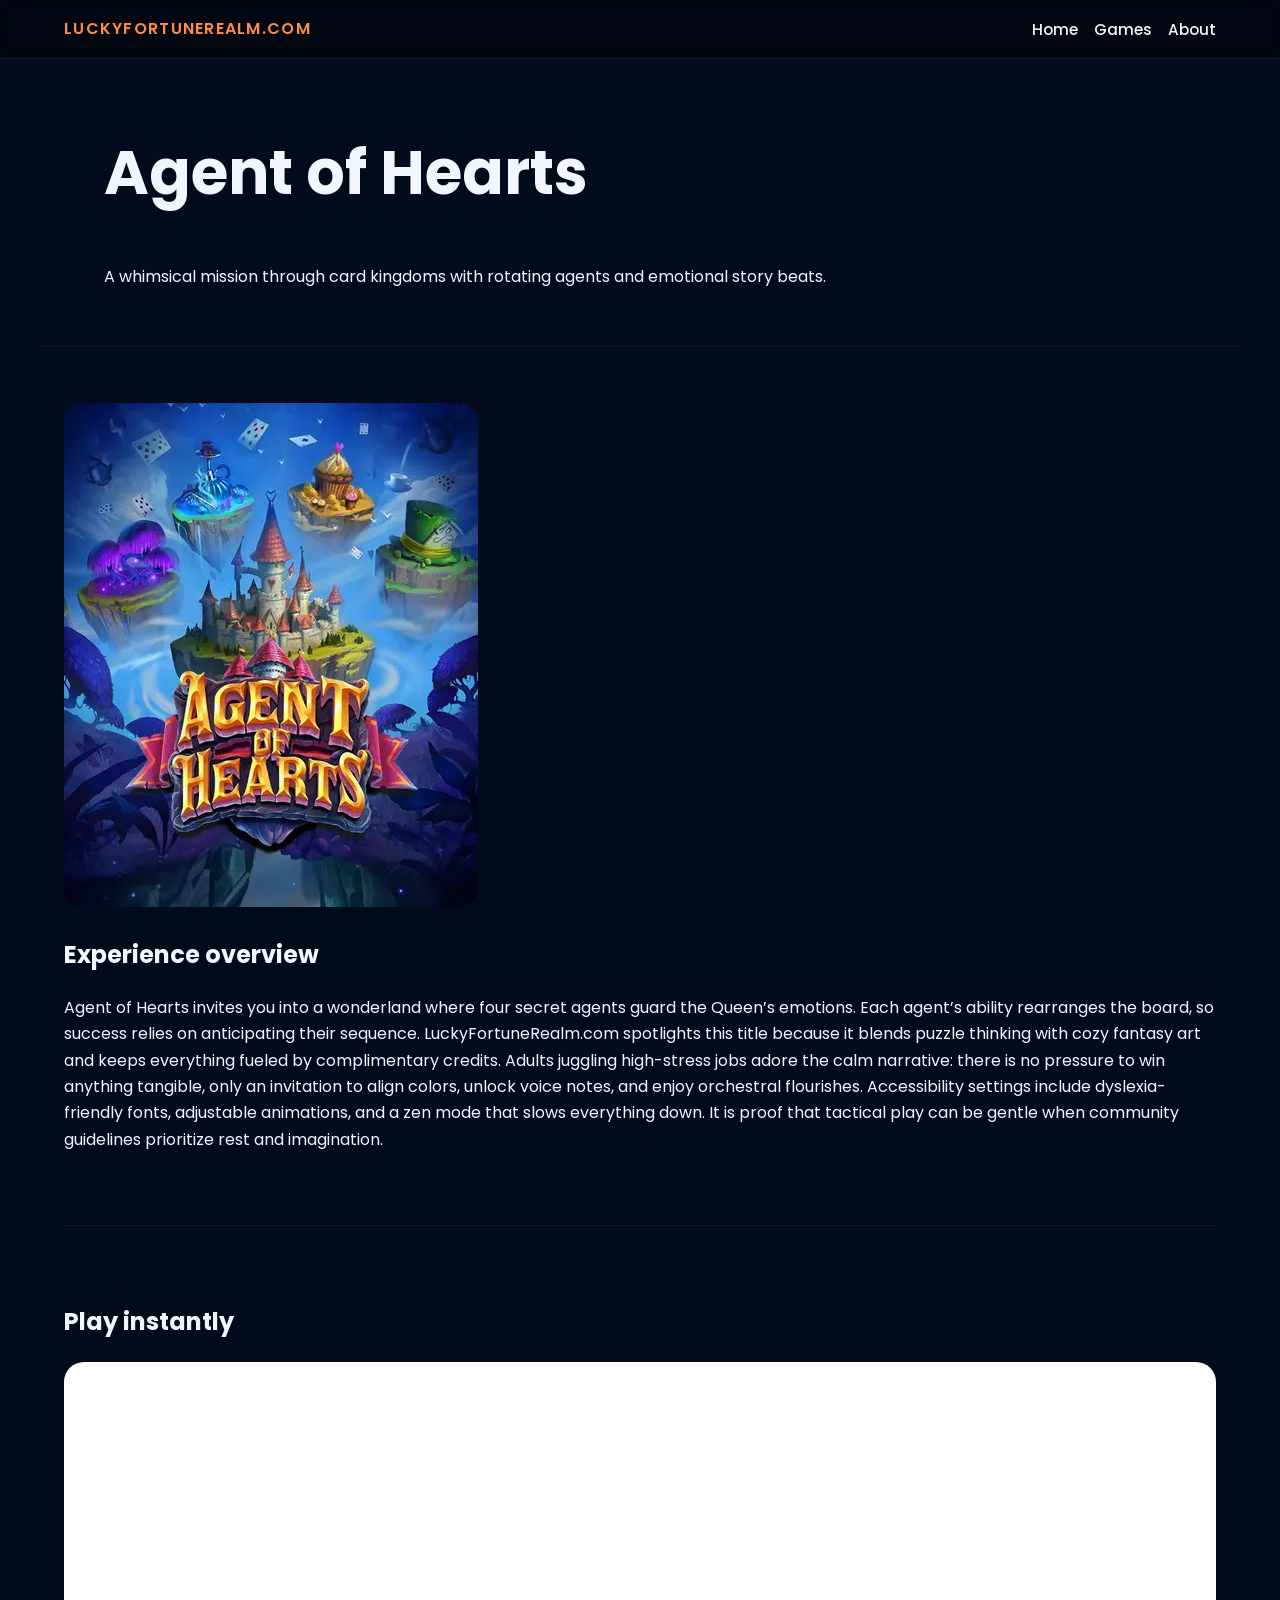
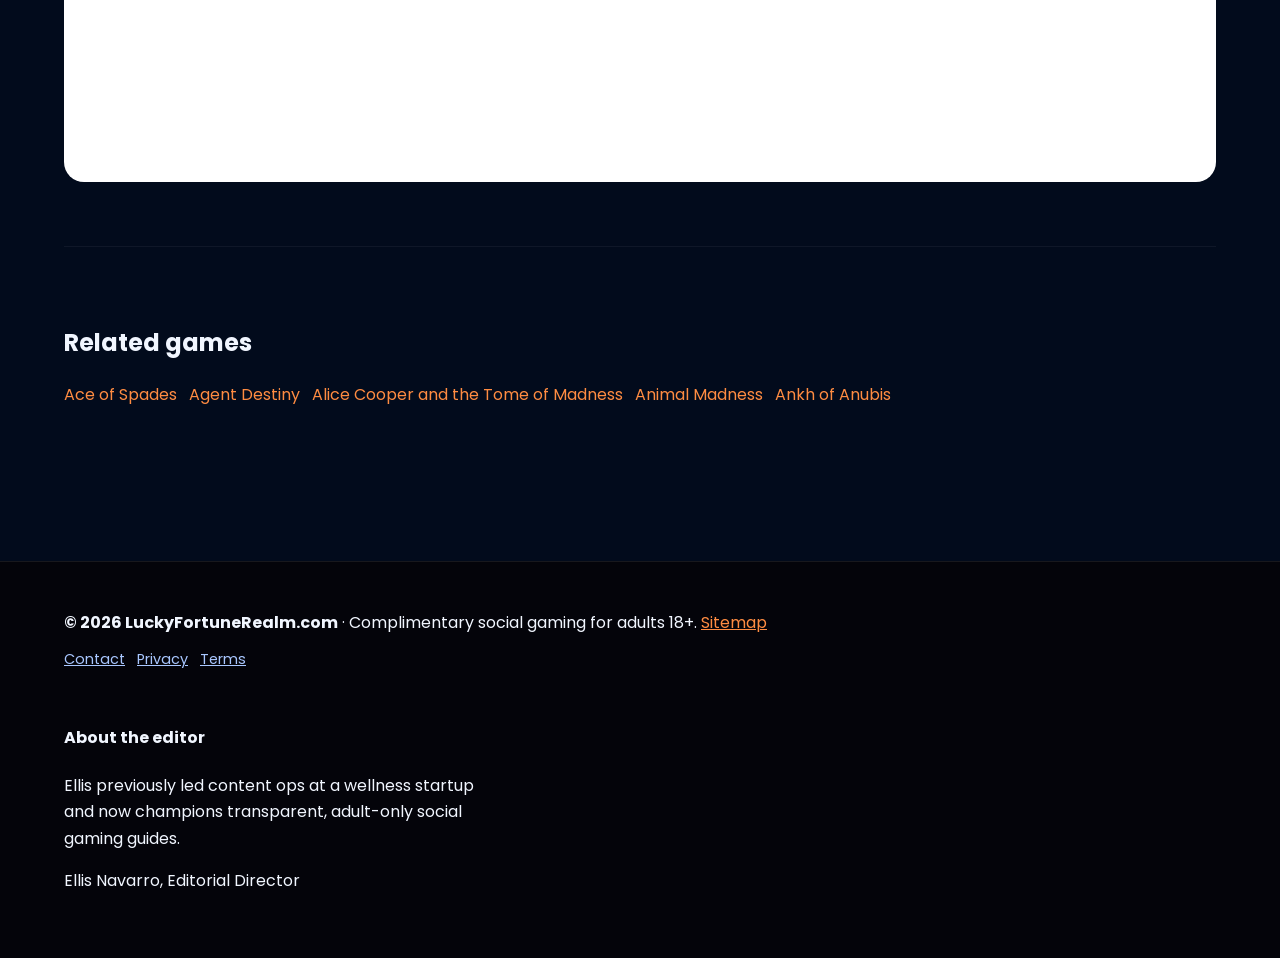
<file: agent-of-hearts.html>
<!DOCTYPE html><html lang='en'><head><meta charset='UTF-8'><meta name='viewport' content='width=device-width, initial-scale=1.0'><title>Agent of Hearts | LuckyFortuneRealm.com</title><meta name='description' content='A whimsical mission through card kingdoms with rotating agents and emotional story beats.'><meta property='og:title' content='Agent of Hearts | LuckyFortuneRealm.com'><meta property='og:description' content='A whimsical mission through card kingdoms with rotating agents and emotional story beats.'><meta property='og:type' content='article'><meta property='og:url' content='https://luckyfortunerealm.com/agent-of-hearts.html'><meta property='og:image' content='https://luckyfortunerealm.com/images/ace-of-spades.webp'><meta property='og:site_name' content='LuckyFortuneRealm.com'><meta name='twitter:card' content='summary_large_image'><meta name='twitter:title' content='Agent of Hearts | LuckyFortuneRealm.com'><meta name='twitter:description' content='A whimsical mission through card kingdoms with rotating agents and emotional story beats.'><link rel='canonical' href='https://luckyfortunerealm.com/agent-of-hearts.html'><link rel='preconnect' href='https://fonts.googleapis.com'><link rel='preconnect' href='https://fonts.gstatic.com' crossorigin><link rel='stylesheet' href='https://fonts.googleapis.com/css2?family=Poppins:wght@400;500;600&display=swap'><link rel='stylesheet' href='css/style.css'><link rel='icon' href="data:image/svg+xml,<svg xmlns='http://www.w3.org/2000/svg' viewBox='0 0 64 64'><circle cx='32' cy='32' r='30' fill='#287bff'/><circle cx='32' cy='32' r='18' fill='#ff8c42'/></svg>"><meta name='theme-color' content='#287bff'><style>:root{--bg:#020b1c;--card:#071a39;--primary:#287bff;--accent:#ff8c42;--text:#f1f6ff;--muted:#a9c7ff;--shadow:rgba(255,140,66,0.35);}body{margin:0;background:var(--bg);color:var(--text);min-height:100vh;line-height:1.65;}.site-header{display:flex;align-items:center;justify-content:space-between;padding:1rem 5%;background:rgba(0,0,0,0.4);backdrop-filter:blur(14px);position:sticky;top:0;z-index:10;}.logo{font-weight:600;letter-spacing:0.08em;text-transform:uppercase;color:var(--accent);}.site-nav{display:flex;gap:1rem;}.site-nav a{color:var(--text);text-decoration:none;font-weight:500;}.hamburger{background:none;border:none;display:none;flex-direction:column;gap:0.3rem;}.hamburger span{display:block;width:24px;height:2px;background:var(--text);}@media(max-width:768px){.site-nav{position:absolute;top:64px;right:5%;background:var(--card);padding:1rem;border-radius:12px;flex-direction:column;display:none;}.site-nav.open{display:flex;}.hamburger{display:flex;}}</style><script type="application/ld+json">{"@context": "https://schema.org", "@type": "WebSite", "name": "LuckyFortuneRealm.com", "url": "https://luckyfortunerealm.com", "description": "Playful optimism for adults who prefer artful, zero-cost adventures", "publisher": {"@type": "Organization", "name": "LuckyFortuneRealm.com"}, "potentialAction": {"@type": "SearchAction", "target": "https://luckyfortunerealm.com/search?q={search_term_string}", "query-input": "required name=search_term_string"}}</script>
<script type="application/ld+json">{"@context": "https://schema.org", "@type": "ItemList", "name": "LuckyFortuneRealm.com Featured Games", "itemListElement": [{"@type": "ListItem", "position": 1, "item": {"@type": "VideoGame", "name": "Ace of Spades", "url": "https://luckyfortunerealm.com/ace-of-spades.html"}}, {"@type": "ListItem", "position": 2, "item": {"@type": "VideoGame", "name": "Agent Destiny", "url": "https://luckyfortunerealm.com/agent-destiny.html"}}, {"@type": "ListItem", "position": 3, "item": {"@type": "VideoGame", "name": "Agent of Hearts", "url": "https://luckyfortunerealm.com/agent-of-hearts.html"}}, {"@type": "ListItem", "position": 4, "item": {"@type": "VideoGame", "name": "Alice Cooper and the Tome of Madness", "url": "https://luckyfortunerealm.com/alice-cooper-and-the-tome-of-madness.html"}}, {"@type": "ListItem", "position": 5, "item": {"@type": "VideoGame", "name": "Animal Madness", "url": "https://luckyfortunerealm.com/animal-madness.html"}}, {"@type": "ListItem", "position": 6, "item": {"@type": "VideoGame", "name": "Ankh of Anubis", "url": "https://luckyfortunerealm.com/ankh-of-anubis.html"}}]}</script></head><body><header class='site-header'><div class='logo'>LuckyFortuneRealm.com</div><button class='hamburger' aria-label='Toggle navigation'><span></span><span></span><span></span></button><nav class='site-nav'><a href='index.html'>Home</a><a href='games.html'>Games</a><a href='about.html'>About</a></nav></header>
        <section class='hero'>
          <h1>Agent of Hearts</h1>
          <p>A whimsical mission through card kingdoms with rotating agents and emotional story beats.</p>
        </section>
        <main>
          <section>
            <img src='images/agent-of-hearts.webp' alt='Fantasy agent walking through card kingdom' loading='lazy' class='game-hero-image'>
            <h2>Experience overview</h2>
            <p>Agent of Hearts invites you into a wonderland where four secret agents guard the Queen’s emotions. Each agent’s ability rearranges the board, so success relies on anticipating their sequence. LuckyFortuneRealm.com spotlights this title because it blends puzzle thinking with cozy fantasy art and keeps everything fueled by complimentary credits. Adults juggling high-stress jobs adore the calm narrative: there is no pressure to win anything tangible, only an invitation to align colors, unlock voice notes, and enjoy orchestral flourishes. Accessibility settings include dyslexia-friendly fonts, adjustable animations, and a zen mode that slows everything down. It is proof that tactical play can be gentle when community guidelines prioritize rest and imagination.</p>
          </section>
          <section>
            <h2>Play instantly</h2>
            <iframe src='https://asccw.playngonetwork.com/casino/ContainerLauncher?pid=2&gid=agentofhearts&lang=en_GB&practice=1&channel=desktop&demo=2' title='Agent of Hearts gameplay' loading='lazy' allowfullscreen></iframe>
          </section>
          <section>
            <h2>Related games</h2>
            <ul class='related-list'><li><a href='ace-of-spades.html'>Ace of Spades</a></li><li><a href='agent-destiny.html'>Agent Destiny</a></li><li><a href='alice-cooper-and-the-tome-of-madness.html'>Alice Cooper and the Tome of Madness</a></li><li><a href='animal-madness.html'>Animal Madness</a></li><li><a href='ankh-of-anubis.html'>Ankh of Anubis</a></li></ul>
          </section>
        </main>
        <footer class='site-footer'><div><strong>&copy; 2026 LuckyFortuneRealm.com</strong> · Complimentary social gaming for adults 18+. <a href='sitemap.xml'>Sitemap</a><div class='footer-links'><a href='contact.html'>Contact</a><a href='privacy.html'>Privacy</a><a href='terms.html'>Terms</a></div></div><div class='author-bio'><h4>About the editor</h4><p>Ellis previously led content ops at a wellness startup and now champions transparent, adult-only social gaming guides.</p><p>Ellis Navarro, Editorial Director</p></div></footer><script src='js/main.js' defer></script></body></html>
</file>
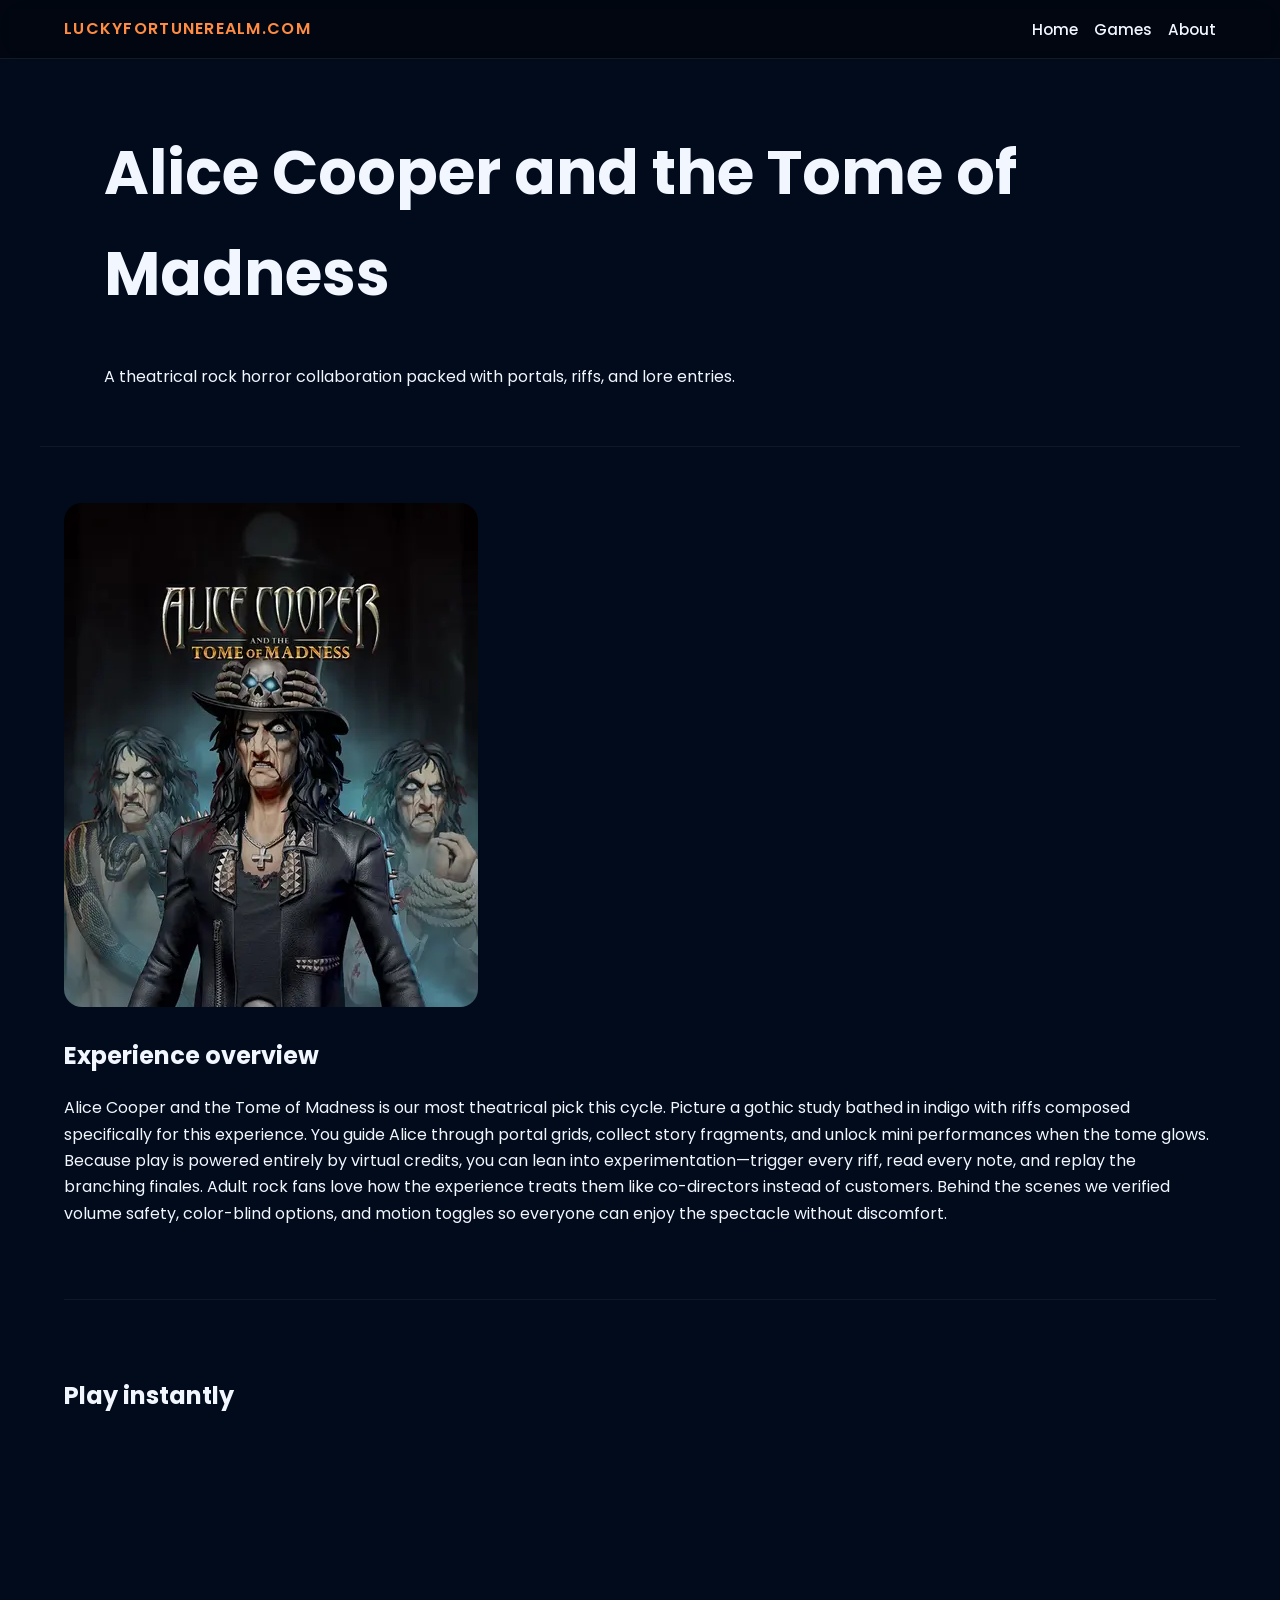
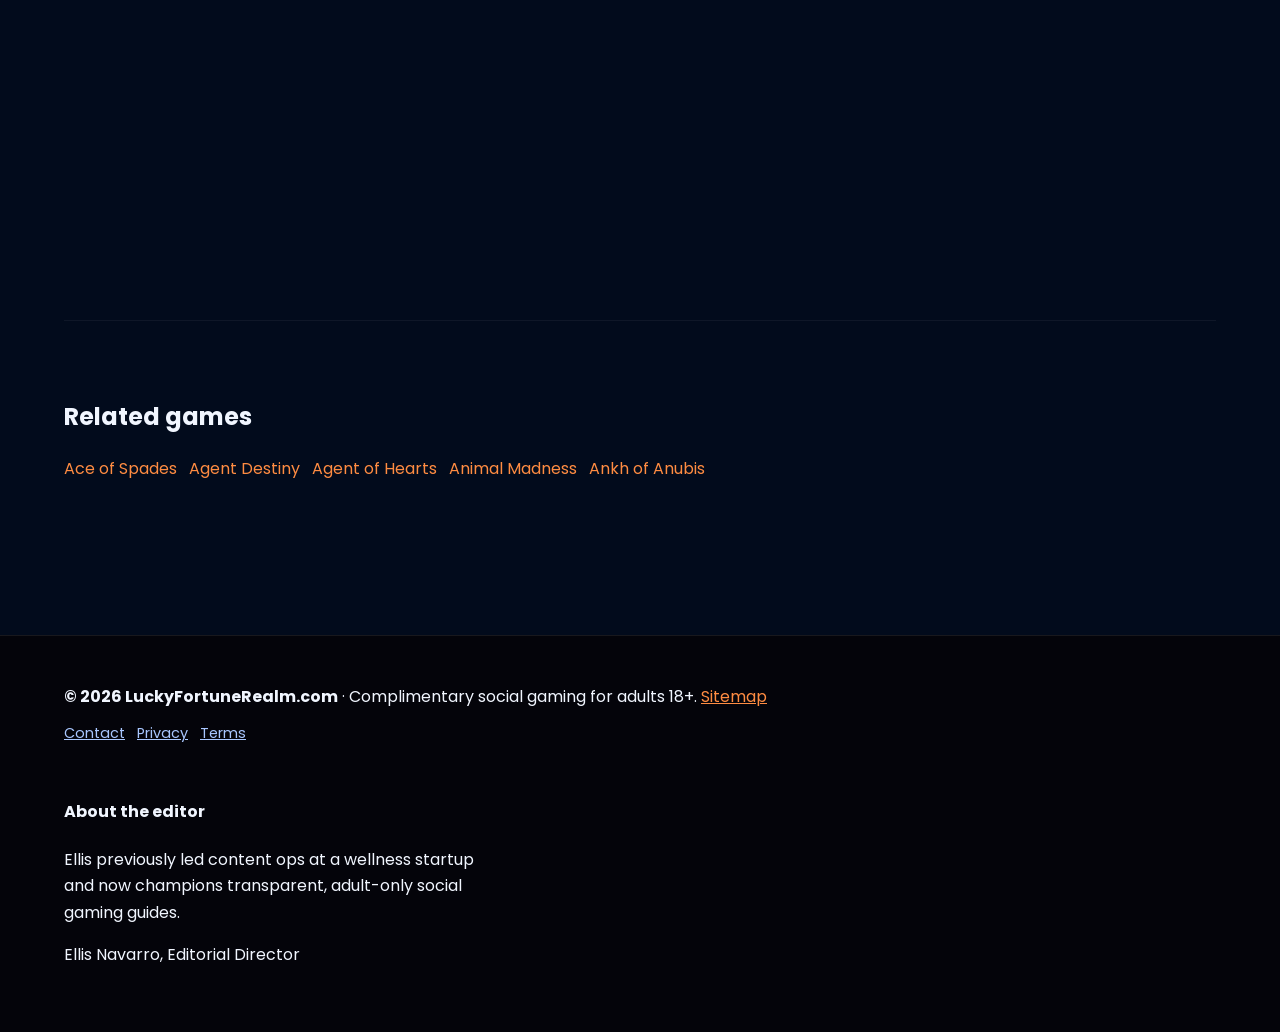
<file: alice-cooper-and-the-tome-of-madness.html>
<!DOCTYPE html><html lang='en'><head><meta charset='UTF-8'><meta name='viewport' content='width=device-width, initial-scale=1.0'><title>Alice Cooper and the Tome of Madness | LuckyFortuneRealm.com</title><meta name='description' content='A theatrical rock horror collaboration packed with portals, riffs, and lore entries.'><meta property='og:title' content='Alice Cooper and the Tome of Madness | LuckyFortuneRealm.com'><meta property='og:description' content='A theatrical rock horror collaboration packed with portals, riffs, and lore entries.'><meta property='og:type' content='article'><meta property='og:url' content='https://luckyfortunerealm.com/alice-cooper-and-the-tome-of-madness.html'><meta property='og:image' content='https://luckyfortunerealm.com/images/ace-of-spades.webp'><meta property='og:site_name' content='LuckyFortuneRealm.com'><meta name='twitter:card' content='summary_large_image'><meta name='twitter:title' content='Alice Cooper and the Tome of Madness | LuckyFortuneRealm.com'><meta name='twitter:description' content='A theatrical rock horror collaboration packed with portals, riffs, and lore entries.'><link rel='canonical' href='https://luckyfortunerealm.com/alice-cooper-and-the-tome-of-madness.html'><link rel='preconnect' href='https://fonts.googleapis.com'><link rel='preconnect' href='https://fonts.gstatic.com' crossorigin><link rel='stylesheet' href='https://fonts.googleapis.com/css2?family=Poppins:wght@400;500;600&display=swap'><link rel='stylesheet' href='css/style.css'><link rel='icon' href="data:image/svg+xml,<svg xmlns='http://www.w3.org/2000/svg' viewBox='0 0 64 64'><circle cx='32' cy='32' r='30' fill='#287bff'/><circle cx='32' cy='32' r='18' fill='#ff8c42'/></svg>"><meta name='theme-color' content='#287bff'><style>:root{--bg:#020b1c;--card:#071a39;--primary:#287bff;--accent:#ff8c42;--text:#f1f6ff;--muted:#a9c7ff;--shadow:rgba(255,140,66,0.35);}body{margin:0;background:var(--bg);color:var(--text);min-height:100vh;line-height:1.65;}.site-header{display:flex;align-items:center;justify-content:space-between;padding:1rem 5%;background:rgba(0,0,0,0.4);backdrop-filter:blur(14px);position:sticky;top:0;z-index:10;}.logo{font-weight:600;letter-spacing:0.08em;text-transform:uppercase;color:var(--accent);}.site-nav{display:flex;gap:1rem;}.site-nav a{color:var(--text);text-decoration:none;font-weight:500;}.hamburger{background:none;border:none;display:none;flex-direction:column;gap:0.3rem;}.hamburger span{display:block;width:24px;height:2px;background:var(--text);}@media(max-width:768px){.site-nav{position:absolute;top:64px;right:5%;background:var(--card);padding:1rem;border-radius:12px;flex-direction:column;display:none;}.site-nav.open{display:flex;}.hamburger{display:flex;}}</style><script type="application/ld+json">{"@context": "https://schema.org", "@type": "WebSite", "name": "LuckyFortuneRealm.com", "url": "https://luckyfortunerealm.com", "description": "Playful optimism for adults who prefer artful, zero-cost adventures", "publisher": {"@type": "Organization", "name": "LuckyFortuneRealm.com"}, "potentialAction": {"@type": "SearchAction", "target": "https://luckyfortunerealm.com/search?q={search_term_string}", "query-input": "required name=search_term_string"}}</script>
<script type="application/ld+json">{"@context": "https://schema.org", "@type": "ItemList", "name": "LuckyFortuneRealm.com Featured Games", "itemListElement": [{"@type": "ListItem", "position": 1, "item": {"@type": "VideoGame", "name": "Ace of Spades", "url": "https://luckyfortunerealm.com/ace-of-spades.html"}}, {"@type": "ListItem", "position": 2, "item": {"@type": "VideoGame", "name": "Agent Destiny", "url": "https://luckyfortunerealm.com/agent-destiny.html"}}, {"@type": "ListItem", "position": 3, "item": {"@type": "VideoGame", "name": "Agent of Hearts", "url": "https://luckyfortunerealm.com/agent-of-hearts.html"}}, {"@type": "ListItem", "position": 4, "item": {"@type": "VideoGame", "name": "Alice Cooper and the Tome of Madness", "url": "https://luckyfortunerealm.com/alice-cooper-and-the-tome-of-madness.html"}}, {"@type": "ListItem", "position": 5, "item": {"@type": "VideoGame", "name": "Animal Madness", "url": "https://luckyfortunerealm.com/animal-madness.html"}}, {"@type": "ListItem", "position": 6, "item": {"@type": "VideoGame", "name": "Ankh of Anubis", "url": "https://luckyfortunerealm.com/ankh-of-anubis.html"}}]}</script></head><body><header class='site-header'><div class='logo'>LuckyFortuneRealm.com</div><button class='hamburger' aria-label='Toggle navigation'><span></span><span></span><span></span></button><nav class='site-nav'><a href='index.html'>Home</a><a href='games.html'>Games</a><a href='about.html'>About</a></nav></header>
        <section class='hero'>
          <h1>Alice Cooper and the Tome of Madness</h1>
          <p>A theatrical rock horror collaboration packed with portals, riffs, and lore entries.</p>
        </section>
        <main>
          <section>
            <img src='images/alice-cooper-and-the-tome-of-madness.webp' alt='Rock legend silhouette with mystical book' loading='lazy' class='game-hero-image'>
            <h2>Experience overview</h2>
            <p>Alice Cooper and the Tome of Madness is our most theatrical pick this cycle. Picture a gothic study bathed in indigo with riffs composed specifically for this experience. You guide Alice through portal grids, collect story fragments, and unlock mini performances when the tome glows. Because play is powered entirely by virtual credits, you can lean into experimentation—trigger every riff, read every note, and replay the branching finales. Adult rock fans love how the experience treats them like co-directors instead of customers. Behind the scenes we verified volume safety, color-blind options, and motion toggles so everyone can enjoy the spectacle without discomfort.</p>
          </section>
          <section>
            <h2>Play instantly</h2>
            <iframe src='https://asccw.playngonetwork.com/casino/ContainerLauncher?pid=2&gid=alicecooper&lang=en_GB&practice=1&channel=desktop&demo=2' title='Alice Cooper and the Tome of Madness gameplay' loading='lazy' allowfullscreen></iframe>
          </section>
          <section>
            <h2>Related games</h2>
            <ul class='related-list'><li><a href='ace-of-spades.html'>Ace of Spades</a></li><li><a href='agent-destiny.html'>Agent Destiny</a></li><li><a href='agent-of-hearts.html'>Agent of Hearts</a></li><li><a href='animal-madness.html'>Animal Madness</a></li><li><a href='ankh-of-anubis.html'>Ankh of Anubis</a></li></ul>
          </section>
        </main>
        <footer class='site-footer'><div><strong>&copy; 2026 LuckyFortuneRealm.com</strong> · Complimentary social gaming for adults 18+. <a href='sitemap.xml'>Sitemap</a><div class='footer-links'><a href='contact.html'>Contact</a><a href='privacy.html'>Privacy</a><a href='terms.html'>Terms</a></div></div><div class='author-bio'><h4>About the editor</h4><p>Ellis previously led content ops at a wellness startup and now champions transparent, adult-only social gaming guides.</p><p>Ellis Navarro, Editorial Director</p></div></footer><script src='js/main.js' defer></script></body></html>
</file>
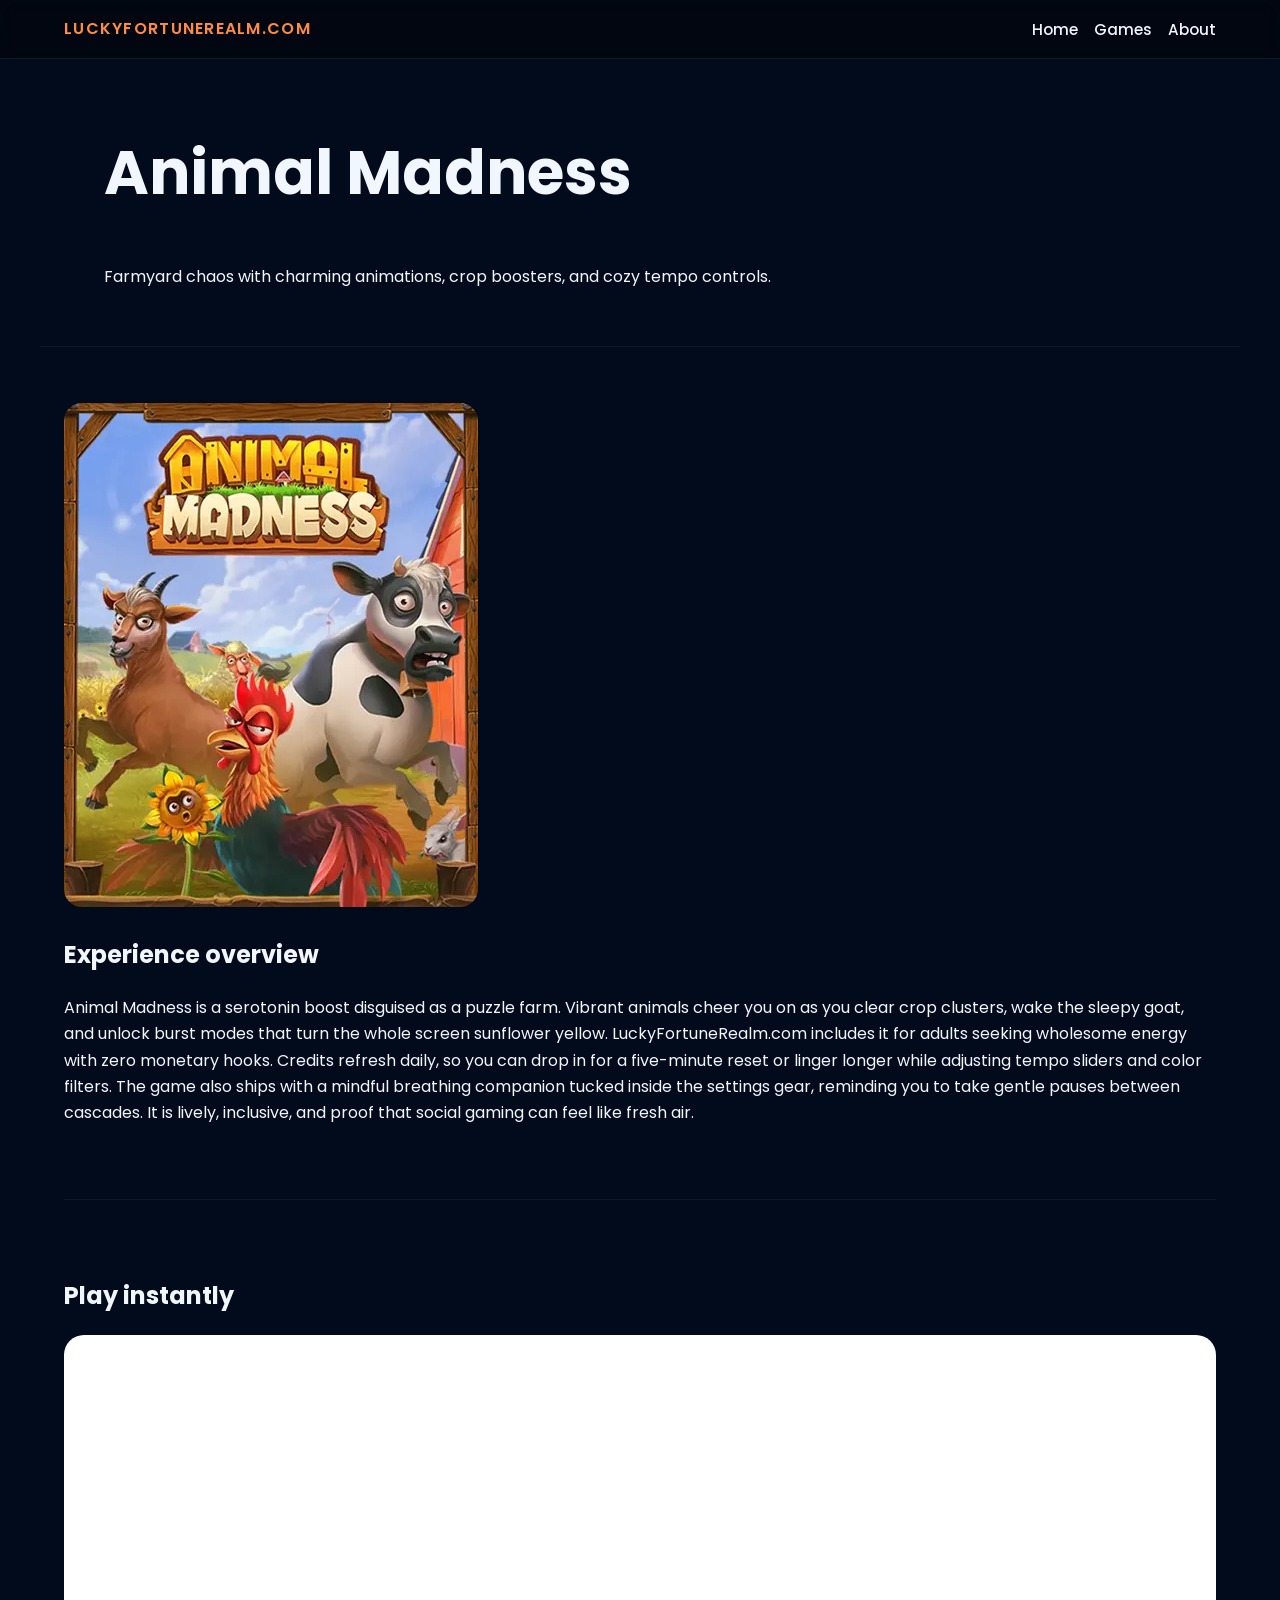
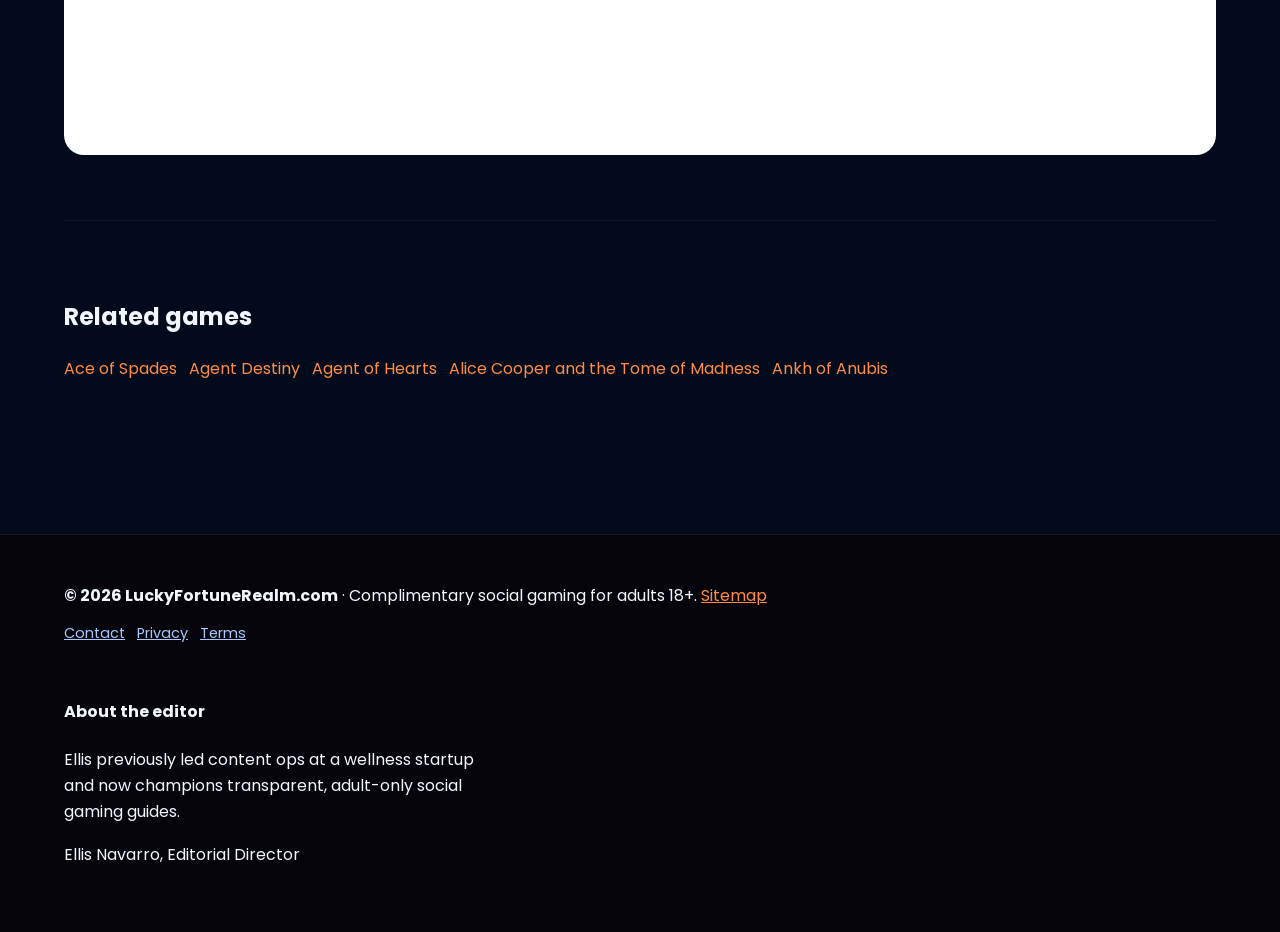
<file: animal-madness.html>
<!DOCTYPE html><html lang='en'><head><meta charset='UTF-8'><meta name='viewport' content='width=device-width, initial-scale=1.0'><title>Animal Madness | LuckyFortuneRealm.com</title><meta name='description' content='Farmyard chaos with charming animations, crop boosters, and cozy tempo controls.'><meta property='og:title' content='Animal Madness | LuckyFortuneRealm.com'><meta property='og:description' content='Farmyard chaos with charming animations, crop boosters, and cozy tempo controls.'><meta property='og:type' content='article'><meta property='og:url' content='https://luckyfortunerealm.com/animal-madness.html'><meta property='og:image' content='https://luckyfortunerealm.com/images/ace-of-spades.webp'><meta property='og:site_name' content='LuckyFortuneRealm.com'><meta name='twitter:card' content='summary_large_image'><meta name='twitter:title' content='Animal Madness | LuckyFortuneRealm.com'><meta name='twitter:description' content='Farmyard chaos with charming animations, crop boosters, and cozy tempo controls.'><link rel='canonical' href='https://luckyfortunerealm.com/animal-madness.html'><link rel='preconnect' href='https://fonts.googleapis.com'><link rel='preconnect' href='https://fonts.gstatic.com' crossorigin><link rel='stylesheet' href='https://fonts.googleapis.com/css2?family=Poppins:wght@400;500;600&display=swap'><link rel='stylesheet' href='css/style.css'><link rel='icon' href="data:image/svg+xml,<svg xmlns='http://www.w3.org/2000/svg' viewBox='0 0 64 64'><circle cx='32' cy='32' r='30' fill='#287bff'/><circle cx='32' cy='32' r='18' fill='#ff8c42'/></svg>"><meta name='theme-color' content='#287bff'><style>:root{--bg:#020b1c;--card:#071a39;--primary:#287bff;--accent:#ff8c42;--text:#f1f6ff;--muted:#a9c7ff;--shadow:rgba(255,140,66,0.35);}body{margin:0;background:var(--bg);color:var(--text);min-height:100vh;line-height:1.65;}.site-header{display:flex;align-items:center;justify-content:space-between;padding:1rem 5%;background:rgba(0,0,0,0.4);backdrop-filter:blur(14px);position:sticky;top:0;z-index:10;}.logo{font-weight:600;letter-spacing:0.08em;text-transform:uppercase;color:var(--accent);}.site-nav{display:flex;gap:1rem;}.site-nav a{color:var(--text);text-decoration:none;font-weight:500;}.hamburger{background:none;border:none;display:none;flex-direction:column;gap:0.3rem;}.hamburger span{display:block;width:24px;height:2px;background:var(--text);}@media(max-width:768px){.site-nav{position:absolute;top:64px;right:5%;background:var(--card);padding:1rem;border-radius:12px;flex-direction:column;display:none;}.site-nav.open{display:flex;}.hamburger{display:flex;}}</style><script type="application/ld+json">{"@context": "https://schema.org", "@type": "WebSite", "name": "LuckyFortuneRealm.com", "url": "https://luckyfortunerealm.com", "description": "Playful optimism for adults who prefer artful, zero-cost adventures", "publisher": {"@type": "Organization", "name": "LuckyFortuneRealm.com"}, "potentialAction": {"@type": "SearchAction", "target": "https://luckyfortunerealm.com/search?q={search_term_string}", "query-input": "required name=search_term_string"}}</script>
<script type="application/ld+json">{"@context": "https://schema.org", "@type": "ItemList", "name": "LuckyFortuneRealm.com Featured Games", "itemListElement": [{"@type": "ListItem", "position": 1, "item": {"@type": "VideoGame", "name": "Ace of Spades", "url": "https://luckyfortunerealm.com/ace-of-spades.html"}}, {"@type": "ListItem", "position": 2, "item": {"@type": "VideoGame", "name": "Agent Destiny", "url": "https://luckyfortunerealm.com/agent-destiny.html"}}, {"@type": "ListItem", "position": 3, "item": {"@type": "VideoGame", "name": "Agent of Hearts", "url": "https://luckyfortunerealm.com/agent-of-hearts.html"}}, {"@type": "ListItem", "position": 4, "item": {"@type": "VideoGame", "name": "Alice Cooper and the Tome of Madness", "url": "https://luckyfortunerealm.com/alice-cooper-and-the-tome-of-madness.html"}}, {"@type": "ListItem", "position": 5, "item": {"@type": "VideoGame", "name": "Animal Madness", "url": "https://luckyfortunerealm.com/animal-madness.html"}}, {"@type": "ListItem", "position": 6, "item": {"@type": "VideoGame", "name": "Ankh of Anubis", "url": "https://luckyfortunerealm.com/ankh-of-anubis.html"}}]}</script></head><body><header class='site-header'><div class='logo'>LuckyFortuneRealm.com</div><button class='hamburger' aria-label='Toggle navigation'><span></span><span></span><span></span></button><nav class='site-nav'><a href='index.html'>Home</a><a href='games.html'>Games</a><a href='about.html'>About</a></nav></header>
        <section class='hero'>
          <h1>Animal Madness</h1>
          <p>Farmyard chaos with charming animations, crop boosters, and cozy tempo controls.</p>
        </section>
        <main>
          <section>
            <img src='images/animal-madness.webp' alt='Animated farm animals celebrating harvest' loading='lazy' class='game-hero-image'>
            <h2>Experience overview</h2>
            <p>Animal Madness is a serotonin boost disguised as a puzzle farm. Vibrant animals cheer you on as you clear crop clusters, wake the sleepy goat, and unlock burst modes that turn the whole screen sunflower yellow. LuckyFortuneRealm.com includes it for adults seeking wholesome energy with zero monetary hooks. Credits refresh daily, so you can drop in for a five-minute reset or linger longer while adjusting tempo sliders and color filters. The game also ships with a mindful breathing companion tucked inside the settings gear, reminding you to take gentle pauses between cascades. It is lively, inclusive, and proof that social gaming can feel like fresh air.</p>
          </section>
          <section>
            <h2>Play instantly</h2>
            <iframe src='https://asccw.playngonetwork.com/casino/ContainerLauncher?pid=2&gid=animalmadness&lang=en_GB&practice=1&channel=desktop&demo=2' title='Animal Madness gameplay' loading='lazy' allowfullscreen></iframe>
          </section>
          <section>
            <h2>Related games</h2>
            <ul class='related-list'><li><a href='ace-of-spades.html'>Ace of Spades</a></li><li><a href='agent-destiny.html'>Agent Destiny</a></li><li><a href='agent-of-hearts.html'>Agent of Hearts</a></li><li><a href='alice-cooper-and-the-tome-of-madness.html'>Alice Cooper and the Tome of Madness</a></li><li><a href='ankh-of-anubis.html'>Ankh of Anubis</a></li></ul>
          </section>
        </main>
        <footer class='site-footer'><div><strong>&copy; 2026 LuckyFortuneRealm.com</strong> · Complimentary social gaming for adults 18+. <a href='sitemap.xml'>Sitemap</a><div class='footer-links'><a href='contact.html'>Contact</a><a href='privacy.html'>Privacy</a><a href='terms.html'>Terms</a></div></div><div class='author-bio'><h4>About the editor</h4><p>Ellis previously led content ops at a wellness startup and now champions transparent, adult-only social gaming guides.</p><p>Ellis Navarro, Editorial Director</p></div></footer><script src='js/main.js' defer></script></body></html>
</file>
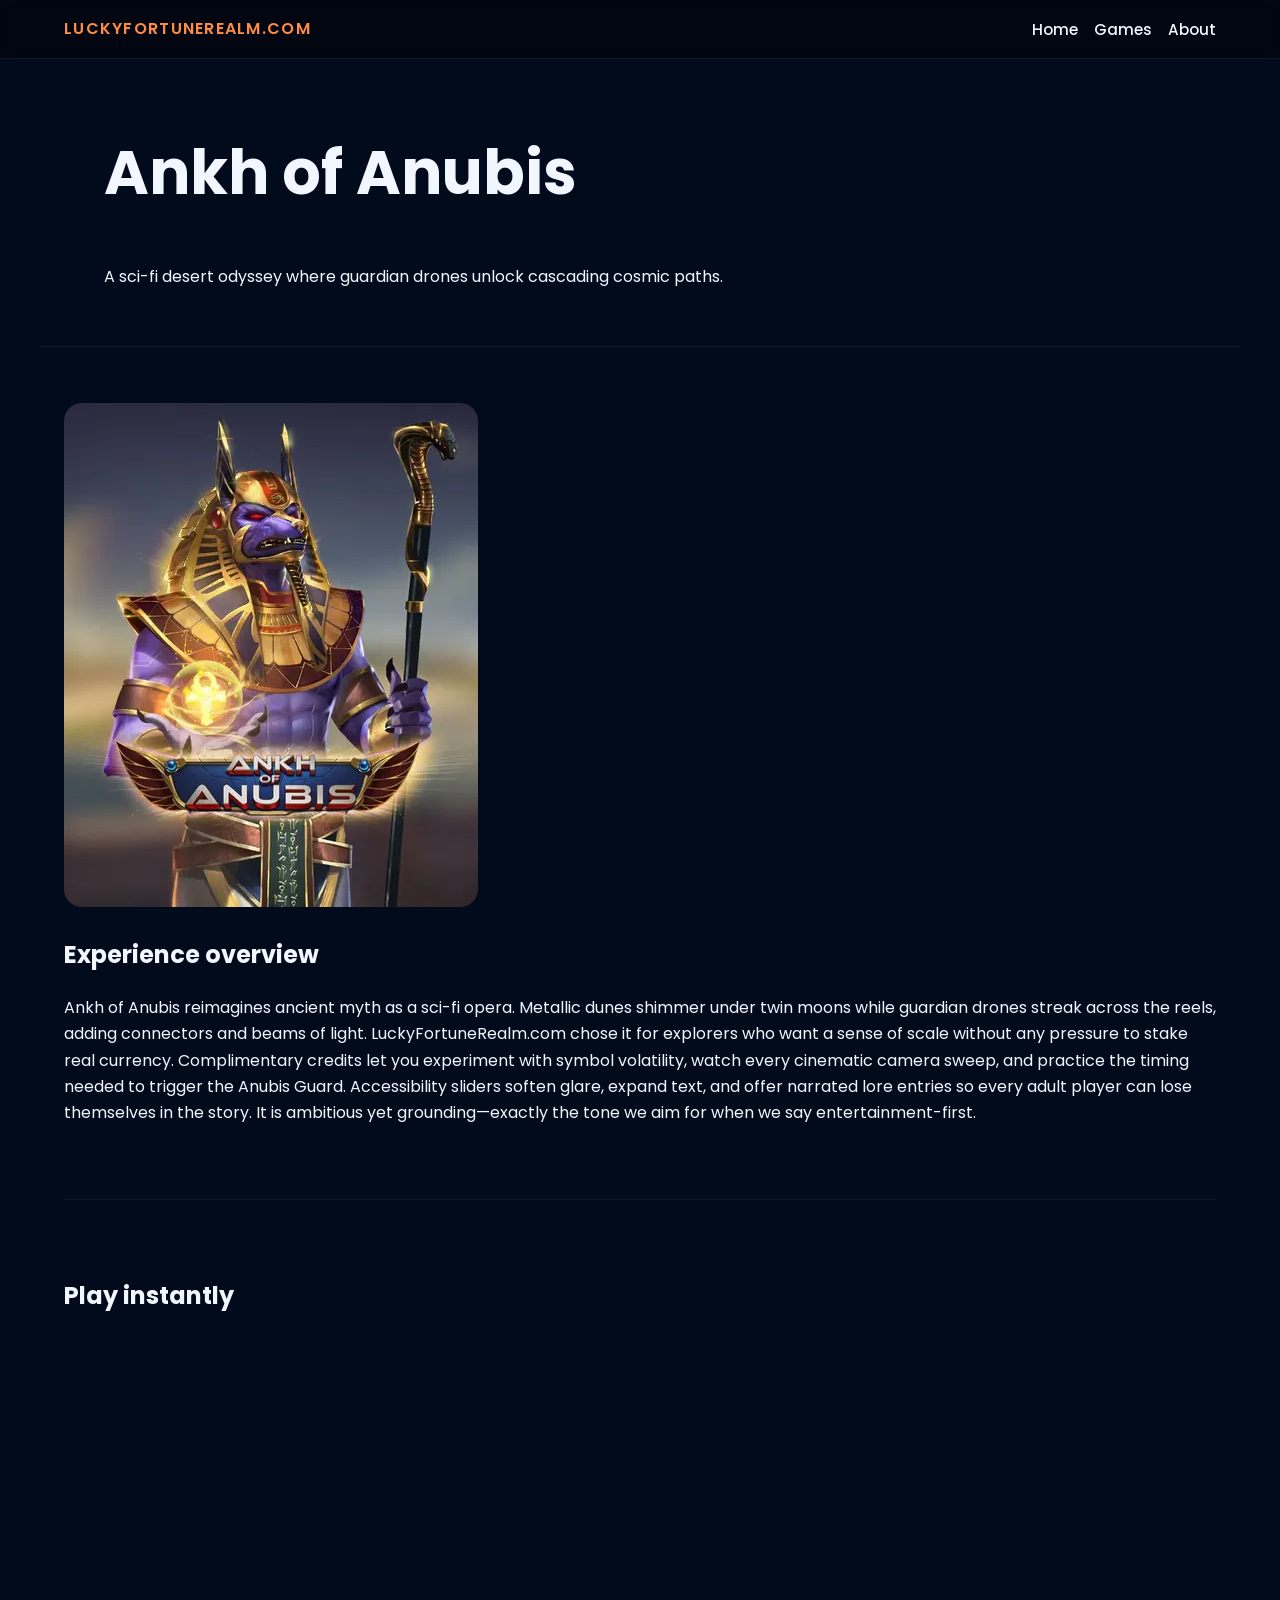
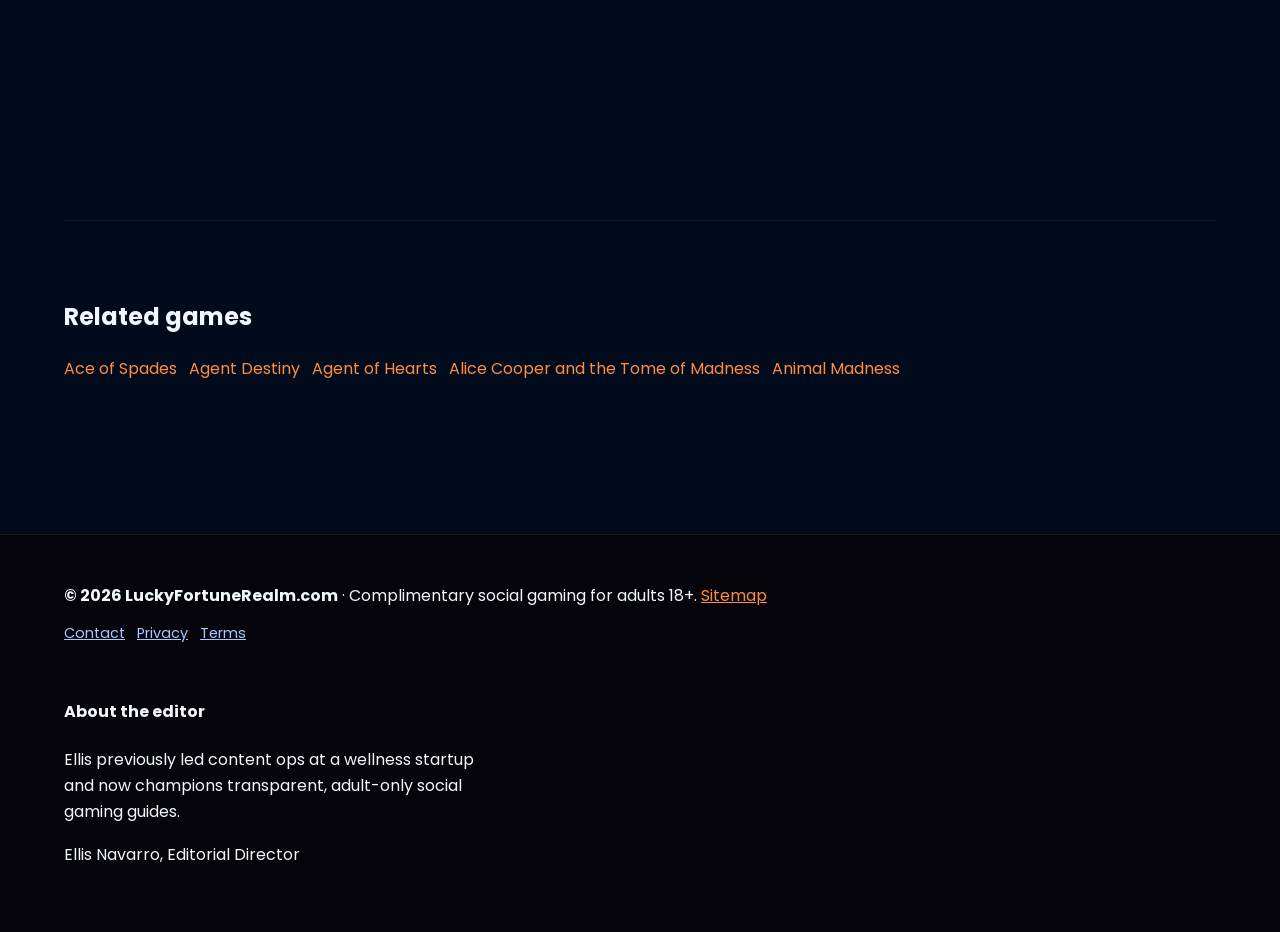
<file: ankh-of-anubis.html>
<!DOCTYPE html><html lang='en'><head><meta charset='UTF-8'><meta name='viewport' content='width=device-width, initial-scale=1.0'><title>Ankh of Anubis | LuckyFortuneRealm.com</title><meta name='description' content='A sci-fi desert odyssey where guardian drones unlock cascading cosmic paths.'><meta property='og:title' content='Ankh of Anubis | LuckyFortuneRealm.com'><meta property='og:description' content='A sci-fi desert odyssey where guardian drones unlock cascading cosmic paths.'><meta property='og:type' content='article'><meta property='og:url' content='https://luckyfortunerealm.com/ankh-of-anubis.html'><meta property='og:image' content='https://luckyfortunerealm.com/images/ace-of-spades.webp'><meta property='og:site_name' content='LuckyFortuneRealm.com'><meta name='twitter:card' content='summary_large_image'><meta name='twitter:title' content='Ankh of Anubis | LuckyFortuneRealm.com'><meta name='twitter:description' content='A sci-fi desert odyssey where guardian drones unlock cascading cosmic paths.'><link rel='canonical' href='https://luckyfortunerealm.com/ankh-of-anubis.html'><link rel='preconnect' href='https://fonts.googleapis.com'><link rel='preconnect' href='https://fonts.gstatic.com' crossorigin><link rel='stylesheet' href='https://fonts.googleapis.com/css2?family=Poppins:wght@400;500;600&display=swap'><link rel='stylesheet' href='css/style.css'><link rel='icon' href="data:image/svg+xml,<svg xmlns='http://www.w3.org/2000/svg' viewBox='0 0 64 64'><circle cx='32' cy='32' r='30' fill='#287bff'/><circle cx='32' cy='32' r='18' fill='#ff8c42'/></svg>"><meta name='theme-color' content='#287bff'><style>:root{--bg:#020b1c;--card:#071a39;--primary:#287bff;--accent:#ff8c42;--text:#f1f6ff;--muted:#a9c7ff;--shadow:rgba(255,140,66,0.35);}body{margin:0;background:var(--bg);color:var(--text);min-height:100vh;line-height:1.65;}.site-header{display:flex;align-items:center;justify-content:space-between;padding:1rem 5%;background:rgba(0,0,0,0.4);backdrop-filter:blur(14px);position:sticky;top:0;z-index:10;}.logo{font-weight:600;letter-spacing:0.08em;text-transform:uppercase;color:var(--accent);}.site-nav{display:flex;gap:1rem;}.site-nav a{color:var(--text);text-decoration:none;font-weight:500;}.hamburger{background:none;border:none;display:none;flex-direction:column;gap:0.3rem;}.hamburger span{display:block;width:24px;height:2px;background:var(--text);}@media(max-width:768px){.site-nav{position:absolute;top:64px;right:5%;background:var(--card);padding:1rem;border-radius:12px;flex-direction:column;display:none;}.site-nav.open{display:flex;}.hamburger{display:flex;}}</style><script type="application/ld+json">{"@context": "https://schema.org", "@type": "WebSite", "name": "LuckyFortuneRealm.com", "url": "https://luckyfortunerealm.com", "description": "Playful optimism for adults who prefer artful, zero-cost adventures", "publisher": {"@type": "Organization", "name": "LuckyFortuneRealm.com"}, "potentialAction": {"@type": "SearchAction", "target": "https://luckyfortunerealm.com/search?q={search_term_string}", "query-input": "required name=search_term_string"}}</script>
<script type="application/ld+json">{"@context": "https://schema.org", "@type": "ItemList", "name": "LuckyFortuneRealm.com Featured Games", "itemListElement": [{"@type": "ListItem", "position": 1, "item": {"@type": "VideoGame", "name": "Ace of Spades", "url": "https://luckyfortunerealm.com/ace-of-spades.html"}}, {"@type": "ListItem", "position": 2, "item": {"@type": "VideoGame", "name": "Agent Destiny", "url": "https://luckyfortunerealm.com/agent-destiny.html"}}, {"@type": "ListItem", "position": 3, "item": {"@type": "VideoGame", "name": "Agent of Hearts", "url": "https://luckyfortunerealm.com/agent-of-hearts.html"}}, {"@type": "ListItem", "position": 4, "item": {"@type": "VideoGame", "name": "Alice Cooper and the Tome of Madness", "url": "https://luckyfortunerealm.com/alice-cooper-and-the-tome-of-madness.html"}}, {"@type": "ListItem", "position": 5, "item": {"@type": "VideoGame", "name": "Animal Madness", "url": "https://luckyfortunerealm.com/animal-madness.html"}}, {"@type": "ListItem", "position": 6, "item": {"@type": "VideoGame", "name": "Ankh of Anubis", "url": "https://luckyfortunerealm.com/ankh-of-anubis.html"}}]}</script></head><body><header class='site-header'><div class='logo'>LuckyFortuneRealm.com</div><button class='hamburger' aria-label='Toggle navigation'><span></span><span></span><span></span></button><nav class='site-nav'><a href='index.html'>Home</a><a href='games.html'>Games</a><a href='about.html'>About</a></nav></header>
        <section class='hero'>
          <h1>Ankh of Anubis</h1>
          <p>A sci-fi desert odyssey where guardian drones unlock cascading cosmic paths.</p>
        </section>
        <main>
          <section>
            <img src='images/ankh-of-anubis.webp' alt='Futuristic desert temple with glowing ankh' loading='lazy' class='game-hero-image'>
            <h2>Experience overview</h2>
            <p>Ankh of Anubis reimagines ancient myth as a sci-fi opera. Metallic dunes shimmer under twin moons while guardian drones streak across the reels, adding connectors and beams of light. LuckyFortuneRealm.com chose it for explorers who want a sense of scale without any pressure to stake real currency. Complimentary credits let you experiment with symbol volatility, watch every cinematic camera sweep, and practice the timing needed to trigger the Anubis Guard. Accessibility sliders soften glare, expand text, and offer narrated lore entries so every adult player can lose themselves in the story. It is ambitious yet grounding—exactly the tone we aim for when we say entertainment-first.</p>
          </section>
          <section>
            <h2>Play instantly</h2>
            <iframe src='https://asccw.playngonetwork.com/casino/ContainerLauncher?pid=2&gid=ankhofanubis&lang=en_GB&practice=1&channel=desktop&demo=2' title='Ankh of Anubis gameplay' loading='lazy' allowfullscreen></iframe>
          </section>
          <section>
            <h2>Related games</h2>
            <ul class='related-list'><li><a href='ace-of-spades.html'>Ace of Spades</a></li><li><a href='agent-destiny.html'>Agent Destiny</a></li><li><a href='agent-of-hearts.html'>Agent of Hearts</a></li><li><a href='alice-cooper-and-the-tome-of-madness.html'>Alice Cooper and the Tome of Madness</a></li><li><a href='animal-madness.html'>Animal Madness</a></li></ul>
          </section>
        </main>
        <footer class='site-footer'><div><strong>&copy; 2026 LuckyFortuneRealm.com</strong> · Complimentary social gaming for adults 18+. <a href='sitemap.xml'>Sitemap</a><div class='footer-links'><a href='contact.html'>Contact</a><a href='privacy.html'>Privacy</a><a href='terms.html'>Terms</a></div></div><div class='author-bio'><h4>About the editor</h4><p>Ellis previously led content ops at a wellness startup and now champions transparent, adult-only social gaming guides.</p><p>Ellis Navarro, Editorial Director</p></div></footer><script src='js/main.js' defer></script></body></html>
</file>
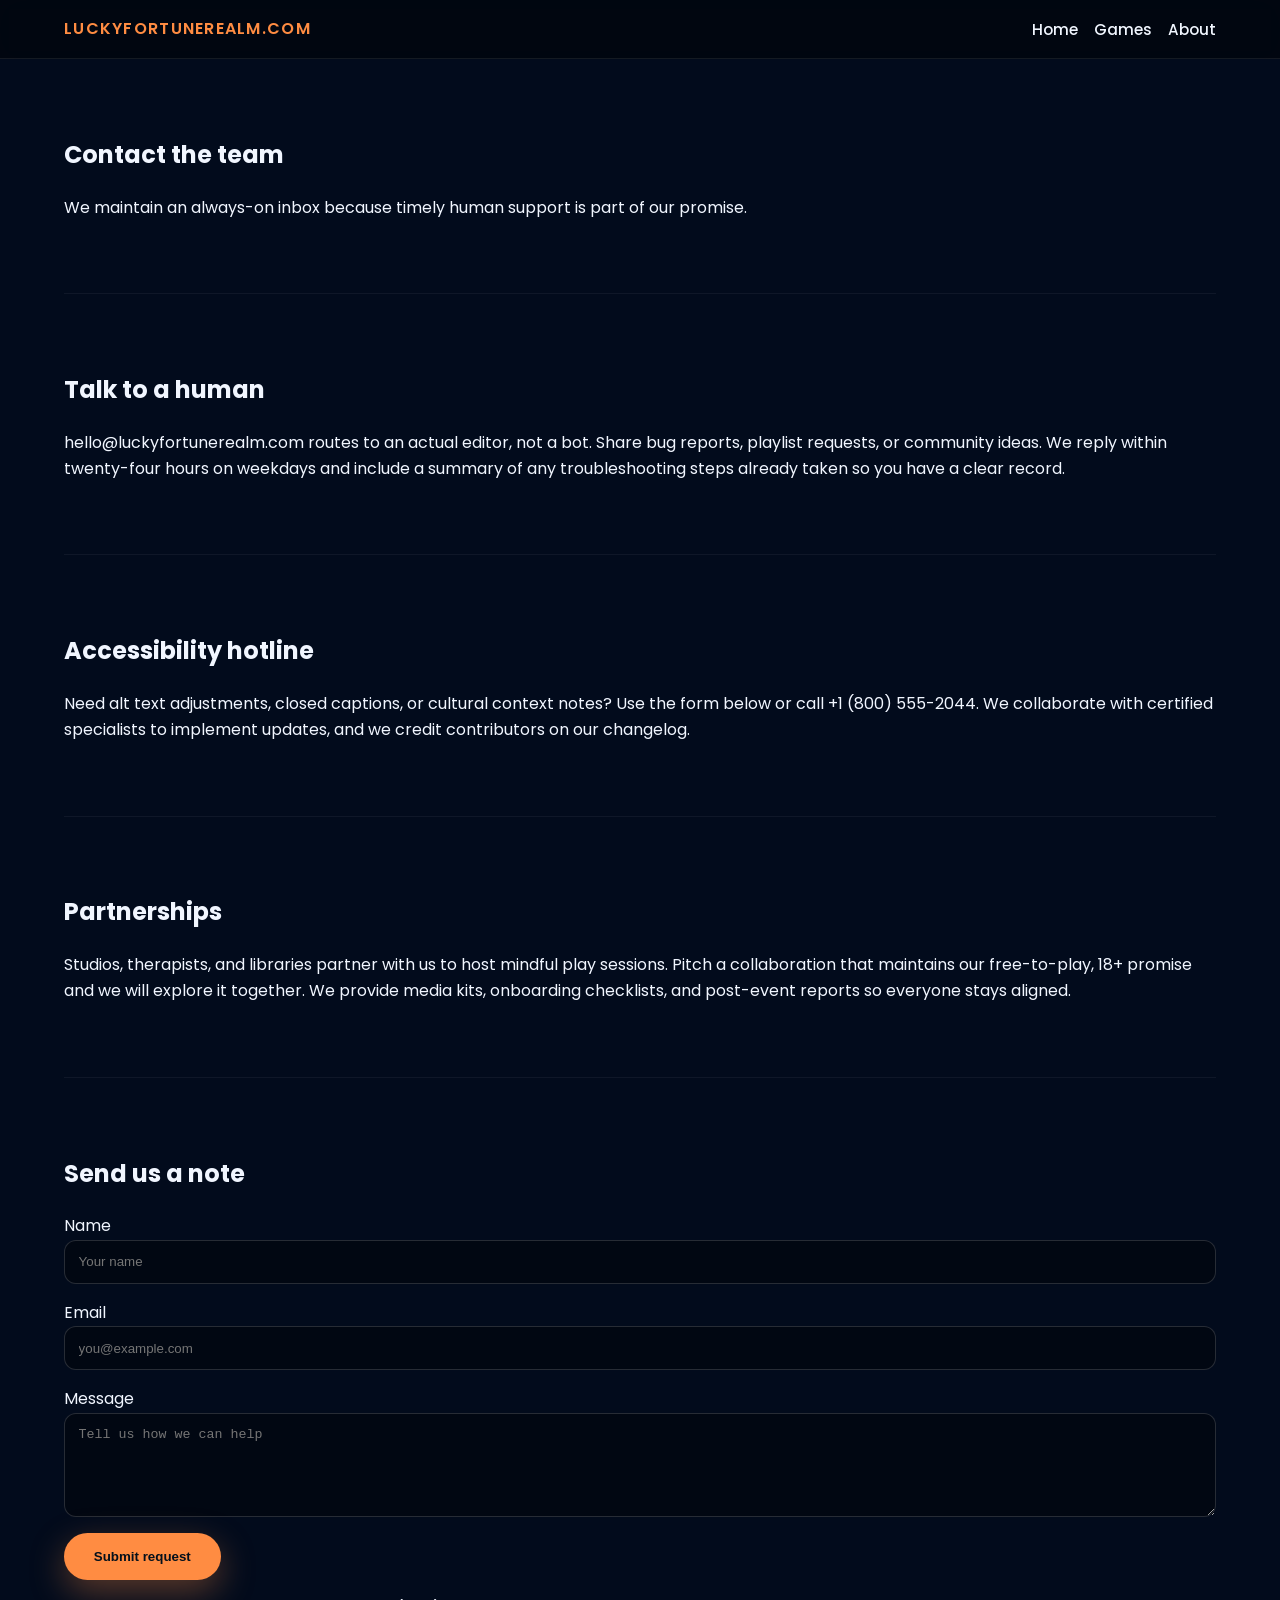
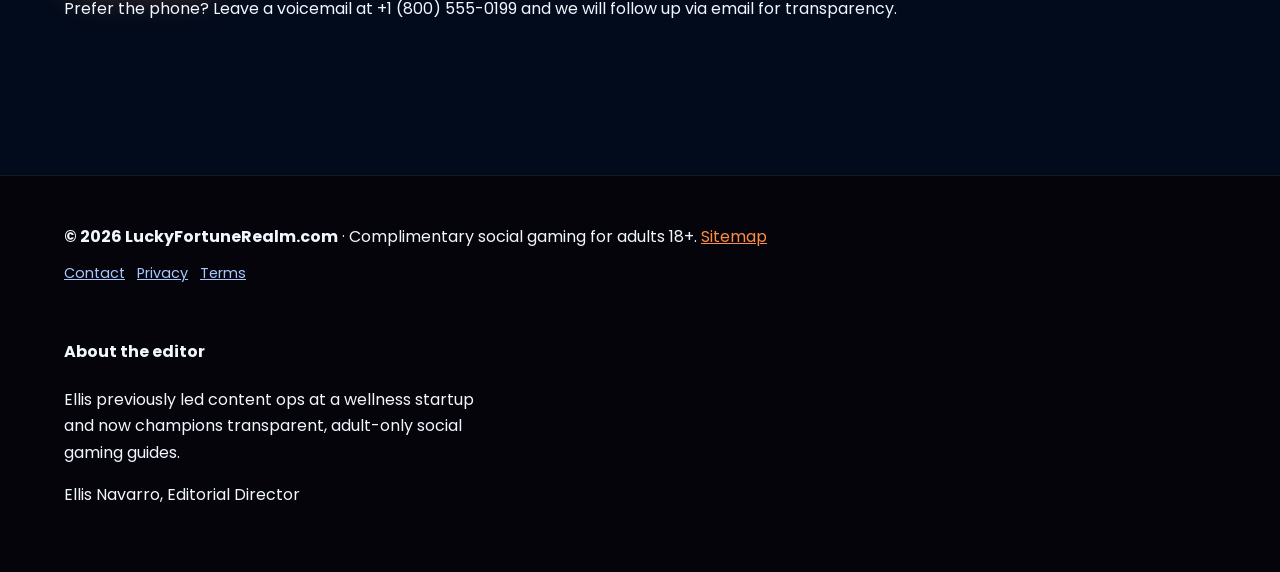
<file: contact.html>
<!DOCTYPE html><html lang='en'><head><meta charset='UTF-8'><meta name='viewport' content='width=device-width, initial-scale=1.0'><title>Contact LuckyFortuneRealm.com</title><meta name='description' content='Message the LuckyFortuneRealm.com team for support, partnerships, or customized playlists.'><meta property='og:title' content='Contact LuckyFortuneRealm.com'><meta property='og:description' content='Message the LuckyFortuneRealm.com team for support, partnerships, or customized playlists.'><meta property='og:type' content='website'><meta property='og:url' content='https://luckyfortunerealm.com/contact.html'><meta property='og:image' content='https://luckyfortunerealm.com/images/ace-of-spades.webp'><meta property='og:site_name' content='LuckyFortuneRealm.com'><meta name='twitter:card' content='summary_large_image'><meta name='twitter:title' content='Contact LuckyFortuneRealm.com'><meta name='twitter:description' content='Message the LuckyFortuneRealm.com team for support, partnerships, or customized playlists.'><link rel='canonical' href='https://luckyfortunerealm.com/contact.html'><link rel='preconnect' href='https://fonts.googleapis.com'><link rel='preconnect' href='https://fonts.gstatic.com' crossorigin><link rel='stylesheet' href='https://fonts.googleapis.com/css2?family=Poppins:wght@400;500;600&display=swap'><link rel='stylesheet' href='css/style.css'><link rel='icon' href="data:image/svg+xml,<svg xmlns='http://www.w3.org/2000/svg' viewBox='0 0 64 64'><circle cx='32' cy='32' r='30' fill='#287bff'/><circle cx='32' cy='32' r='18' fill='#ff8c42'/></svg>"><meta name='theme-color' content='#287bff'><style>:root{--bg:#020b1c;--card:#071a39;--primary:#287bff;--accent:#ff8c42;--text:#f1f6ff;--muted:#a9c7ff;--shadow:rgba(255,140,66,0.35);}body{margin:0;background:var(--bg);color:var(--text);min-height:100vh;line-height:1.65;}.site-header{display:flex;align-items:center;justify-content:space-between;padding:1rem 5%;background:rgba(0,0,0,0.4);backdrop-filter:blur(14px);position:sticky;top:0;z-index:10;}.logo{font-weight:600;letter-spacing:0.08em;text-transform:uppercase;color:var(--accent);}.site-nav{display:flex;gap:1rem;}.site-nav a{color:var(--text);text-decoration:none;font-weight:500;}.hamburger{background:none;border:none;display:none;flex-direction:column;gap:0.3rem;}.hamburger span{display:block;width:24px;height:2px;background:var(--text);}@media(max-width:768px){.site-nav{position:absolute;top:64px;right:5%;background:var(--card);padding:1rem;border-radius:12px;flex-direction:column;display:none;}.site-nav.open{display:flex;}.hamburger{display:flex;}}</style><script type="application/ld+json">{"@context": "https://schema.org", "@type": "WebSite", "name": "LuckyFortuneRealm.com", "url": "https://luckyfortunerealm.com", "description": "Playful optimism for adults who prefer artful, zero-cost adventures", "publisher": {"@type": "Organization", "name": "LuckyFortuneRealm.com"}, "potentialAction": {"@type": "SearchAction", "target": "https://luckyfortunerealm.com/search?q={search_term_string}", "query-input": "required name=search_term_string"}}</script>
<script type="application/ld+json">{"@context": "https://schema.org", "@type": "ItemList", "name": "LuckyFortuneRealm.com Featured Games", "itemListElement": [{"@type": "ListItem", "position": 1, "item": {"@type": "VideoGame", "name": "Ace of Spades", "url": "https://luckyfortunerealm.com/ace-of-spades.html"}}, {"@type": "ListItem", "position": 2, "item": {"@type": "VideoGame", "name": "Agent Destiny", "url": "https://luckyfortunerealm.com/agent-destiny.html"}}, {"@type": "ListItem", "position": 3, "item": {"@type": "VideoGame", "name": "Agent of Hearts", "url": "https://luckyfortunerealm.com/agent-of-hearts.html"}}, {"@type": "ListItem", "position": 4, "item": {"@type": "VideoGame", "name": "Alice Cooper and the Tome of Madness", "url": "https://luckyfortunerealm.com/alice-cooper-and-the-tome-of-madness.html"}}, {"@type": "ListItem", "position": 5, "item": {"@type": "VideoGame", "name": "Animal Madness", "url": "https://luckyfortunerealm.com/animal-madness.html"}}, {"@type": "ListItem", "position": 6, "item": {"@type": "VideoGame", "name": "Ankh of Anubis", "url": "https://luckyfortunerealm.com/ankh-of-anubis.html"}}]}</script></head><body><header class='site-header'><div class='logo'>LuckyFortuneRealm.com</div><button class='hamburger' aria-label='Toggle navigation'><span></span><span></span><span></span></button><nav class='site-nav'><a href='index.html'>Home</a><a href='games.html'>Games</a><a href='about.html'>About</a></nav></header><main><section><h1>Contact the team</h1><p>We maintain an always-on inbox because timely human support is part of our promise.</p></section><section><h2>Talk to a human</h2><p>hello@luckyfortunerealm.com routes to an actual editor, not a bot. Share bug reports, playlist requests, or community ideas. We reply within twenty-four hours on weekdays and include a summary of any troubleshooting steps already taken so you have a clear record.</p></section><section><h2>Accessibility hotline</h2><p>Need alt text adjustments, closed captions, or cultural context notes? Use the form below or call +1 (800) 555-2044. We collaborate with certified specialists to implement updates, and we credit contributors on our changelog.</p></section><section><h2>Partnerships</h2><p>Studios, therapists, and libraries partner with us to host mindful play sessions. Pitch a collaboration that maintains our free-to-play, 18+ promise and we will explore it together. We provide media kits, onboarding checklists, and post-event reports so everyone stays aligned.</p></section>
    <section>
      <h2>Send us a note</h2>
      <form>
        <div class='form-group'><label for='name'>Name</label><input id='name' name='name' type='text' placeholder='Your name' required></div>
        <div class='form-group'><label for='email'>Email</label><input id='email' name='email' type='email' placeholder='you@example.com' required></div>
        <div class='form-group'><label for='message'>Message</label><textarea id='message' name='message' rows='5' placeholder='Tell us how we can help'></textarea></div>
        <button class='btn primary' type='submit'>Submit request</button>
      </form>
      <p>Prefer the phone? Leave a voicemail at +1 (800) 555-0199 and we will follow up via email for transparency.</p>
    </section>
    </main><footer class='site-footer'><div><strong>&copy; 2026 LuckyFortuneRealm.com</strong> · Complimentary social gaming for adults 18+. <a href='sitemap.xml'>Sitemap</a><div class='footer-links'><a href='contact.html'>Contact</a><a href='privacy.html'>Privacy</a><a href='terms.html'>Terms</a></div></div><div class='author-bio'><h4>About the editor</h4><p>Ellis previously led content ops at a wellness startup and now champions transparent, adult-only social gaming guides.</p><p>Ellis Navarro, Editorial Director</p></div></footer><script src='js/main.js' defer></script></body></html>
</file>
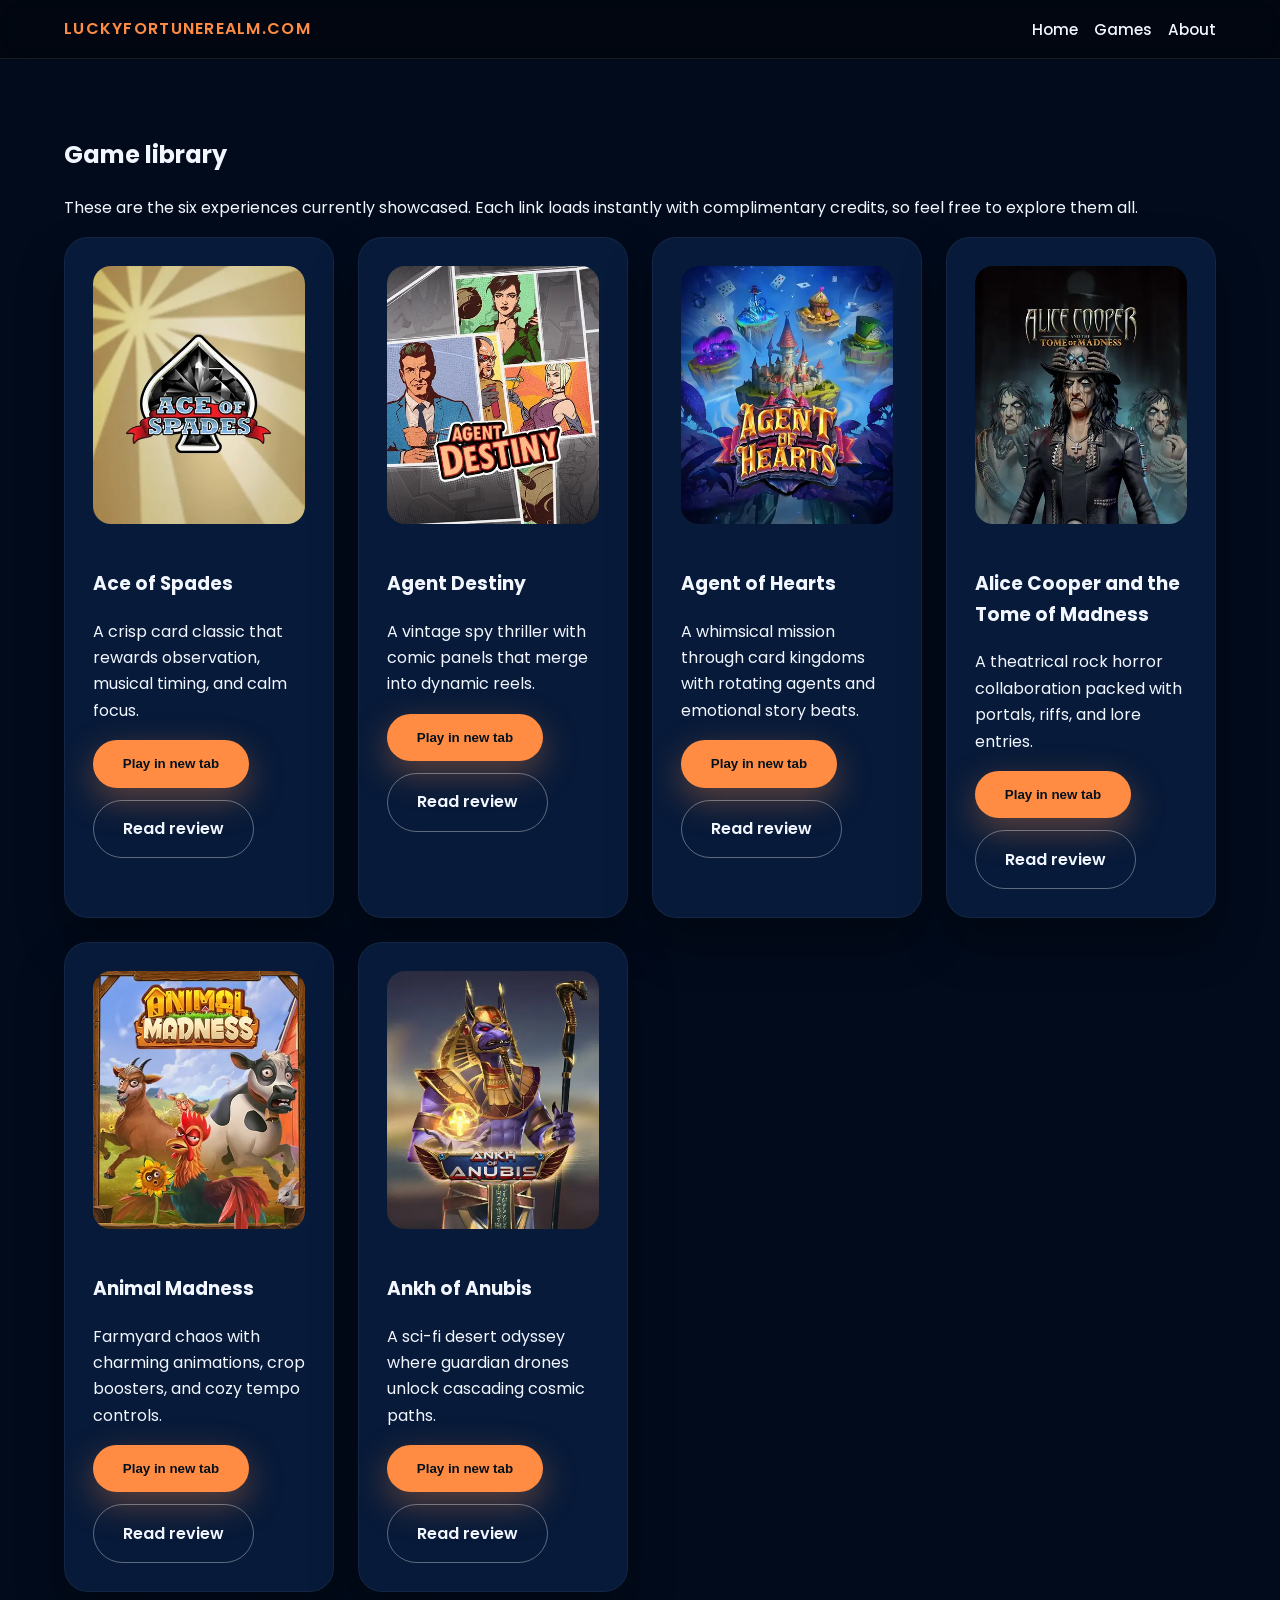
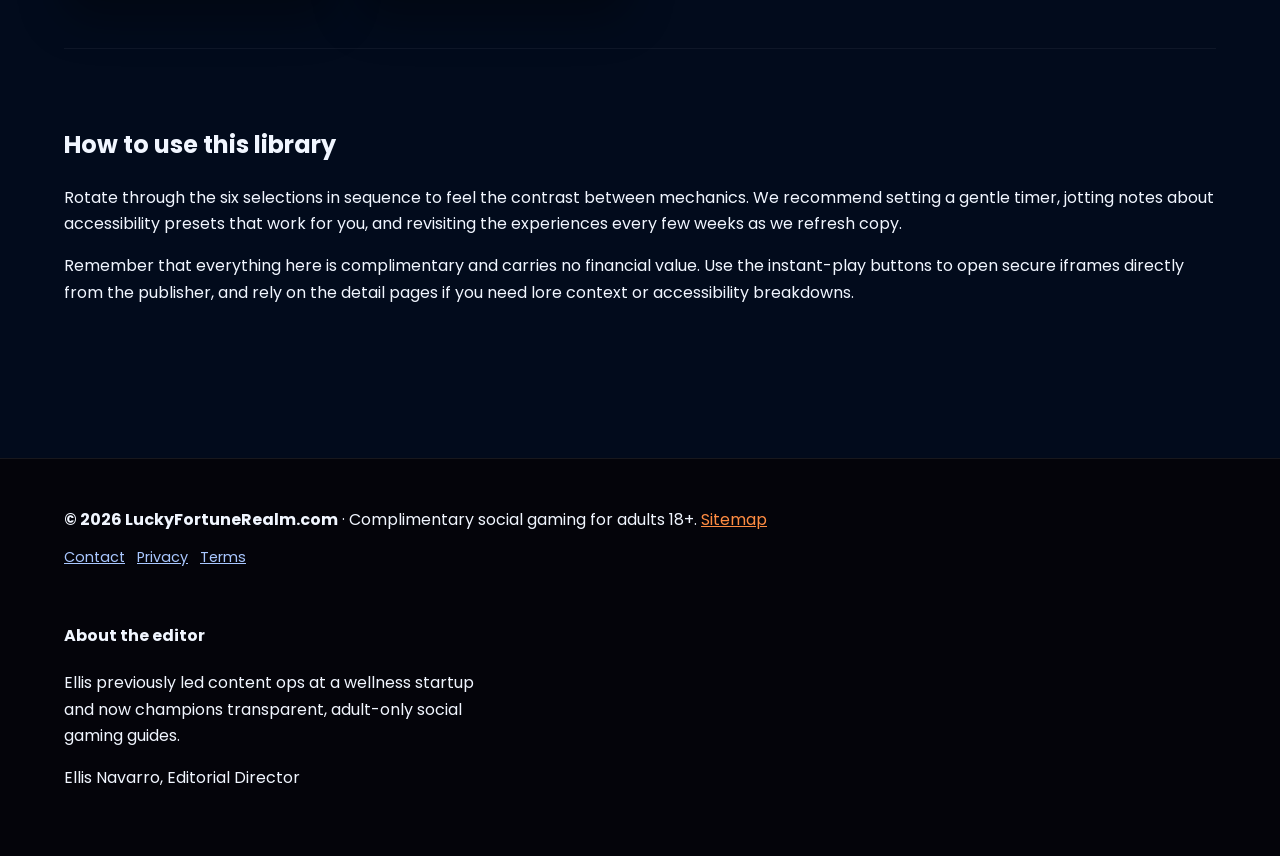
<file: games.html>
<!DOCTYPE html><html lang='en'><head><meta charset='UTF-8'><meta name='viewport' content='width=device-width, initial-scale=1.0'><title>LuckyFortuneRealm.com Game Library</title><meta name='description' content='Explore six curated browser experiences at LuckyFortuneRealm.com, complete with instant play links and story notes.'><meta property='og:title' content='LuckyFortuneRealm.com Game Library'><meta property='og:description' content='Explore six curated browser experiences at LuckyFortuneRealm.com, complete with instant play links and story notes.'><meta property='og:type' content='website'><meta property='og:url' content='https://luckyfortunerealm.com/games.html'><meta property='og:image' content='https://luckyfortunerealm.com/images/ace-of-spades.webp'><meta property='og:site_name' content='LuckyFortuneRealm.com'><meta name='twitter:card' content='summary_large_image'><meta name='twitter:title' content='LuckyFortuneRealm.com Game Library'><meta name='twitter:description' content='Explore six curated browser experiences at LuckyFortuneRealm.com, complete with instant play links and story notes.'><link rel='canonical' href='https://luckyfortunerealm.com/games.html'><link rel='preconnect' href='https://fonts.googleapis.com'><link rel='preconnect' href='https://fonts.gstatic.com' crossorigin><link rel='stylesheet' href='https://fonts.googleapis.com/css2?family=Poppins:wght@400;500;600&display=swap'><link rel='stylesheet' href='css/style.css'><link rel='icon' href="data:image/svg+xml,<svg xmlns='http://www.w3.org/2000/svg' viewBox='0 0 64 64'><circle cx='32' cy='32' r='30' fill='#287bff'/><circle cx='32' cy='32' r='18' fill='#ff8c42'/></svg>"><meta name='theme-color' content='#287bff'><style>:root{--bg:#020b1c;--card:#071a39;--primary:#287bff;--accent:#ff8c42;--text:#f1f6ff;--muted:#a9c7ff;--shadow:rgba(255,140,66,0.35);}body{margin:0;background:var(--bg);color:var(--text);min-height:100vh;line-height:1.65;}.site-header{display:flex;align-items:center;justify-content:space-between;padding:1rem 5%;background:rgba(0,0,0,0.4);backdrop-filter:blur(14px);position:sticky;top:0;z-index:10;}.logo{font-weight:600;letter-spacing:0.08em;text-transform:uppercase;color:var(--accent);}.site-nav{display:flex;gap:1rem;}.site-nav a{color:var(--text);text-decoration:none;font-weight:500;}.hamburger{background:none;border:none;display:none;flex-direction:column;gap:0.3rem;}.hamburger span{display:block;width:24px;height:2px;background:var(--text);}@media(max-width:768px){.site-nav{position:absolute;top:64px;right:5%;background:var(--card);padding:1rem;border-radius:12px;flex-direction:column;display:none;}.site-nav.open{display:flex;}.hamburger{display:flex;}}</style><script type="application/ld+json">{"@context": "https://schema.org", "@type": "WebSite", "name": "LuckyFortuneRealm.com", "url": "https://luckyfortunerealm.com", "description": "Playful optimism for adults who prefer artful, zero-cost adventures", "publisher": {"@type": "Organization", "name": "LuckyFortuneRealm.com"}, "potentialAction": {"@type": "SearchAction", "target": "https://luckyfortunerealm.com/search?q={search_term_string}", "query-input": "required name=search_term_string"}}</script>
<script type="application/ld+json">{"@context": "https://schema.org", "@type": "ItemList", "name": "LuckyFortuneRealm.com Featured Games", "itemListElement": [{"@type": "ListItem", "position": 1, "item": {"@type": "VideoGame", "name": "Ace of Spades", "url": "https://luckyfortunerealm.com/ace-of-spades.html"}}, {"@type": "ListItem", "position": 2, "item": {"@type": "VideoGame", "name": "Agent Destiny", "url": "https://luckyfortunerealm.com/agent-destiny.html"}}, {"@type": "ListItem", "position": 3, "item": {"@type": "VideoGame", "name": "Agent of Hearts", "url": "https://luckyfortunerealm.com/agent-of-hearts.html"}}, {"@type": "ListItem", "position": 4, "item": {"@type": "VideoGame", "name": "Alice Cooper and the Tome of Madness", "url": "https://luckyfortunerealm.com/alice-cooper-and-the-tome-of-madness.html"}}, {"@type": "ListItem", "position": 5, "item": {"@type": "VideoGame", "name": "Animal Madness", "url": "https://luckyfortunerealm.com/animal-madness.html"}}, {"@type": "ListItem", "position": 6, "item": {"@type": "VideoGame", "name": "Ankh of Anubis", "url": "https://luckyfortunerealm.com/ankh-of-anubis.html"}}]}</script></head><body><header class='site-header'><div class='logo'>LuckyFortuneRealm.com</div><button class='hamburger' aria-label='Toggle navigation'><span></span><span></span><span></span></button><nav class='site-nav'><a href='index.html'>Home</a><a href='games.html'>Games</a><a href='about.html'>About</a></nav></header><main><section><h1>Game library</h1><p>These are the six experiences currently showcased. Each link loads instantly with complimentary credits, so feel free to explore them all.</p><div class='games-grid'><article class='game-card'><img src='images/ace-of-spades.webp' alt='Retro card with spade icon' loading='lazy'><h3>Ace of Spades</h3><p>A crisp card classic that rewards observation, musical timing, and calm focus.</p><div class='card-actions'><button type='button' class='btn primary play-btn' data-iframe='https://asccw.playngonetwork.com/casino/ContainerLauncher?pid=2&gid=aceofspades&lang=en_GB&practice=1&channel=desktop&demo=2'>Play in new tab</button><a class='btn secondary' href='ace-of-spades.html'>Read review</a></div></article><article class='game-card'><img src='images/agent-destiny.webp' alt='Graphic novel spy illustration' loading='lazy'><h3>Agent Destiny</h3><p>A vintage spy thriller with comic panels that merge into dynamic reels.</p><div class='card-actions'><button type='button' class='btn primary play-btn' data-iframe='https://asccw.playngonetwork.com/casino/ContainerLauncher?pid=2&gid=agentdestiny&lang=en_GB&practice=1&channel=desktop&demo=2'>Play in new tab</button><a class='btn secondary' href='agent-destiny.html'>Read review</a></div></article><article class='game-card'><img src='images/agent-of-hearts.webp' alt='Fantasy agent walking through card kingdom' loading='lazy'><h3>Agent of Hearts</h3><p>A whimsical mission through card kingdoms with rotating agents and emotional story beats.</p><div class='card-actions'><button type='button' class='btn primary play-btn' data-iframe='https://asccw.playngonetwork.com/casino/ContainerLauncher?pid=2&gid=agentofhearts&lang=en_GB&practice=1&channel=desktop&demo=2'>Play in new tab</button><a class='btn secondary' href='agent-of-hearts.html'>Read review</a></div></article><article class='game-card'><img src='images/alice-cooper-and-the-tome-of-madness.webp' alt='Rock legend silhouette with mystical book' loading='lazy'><h3>Alice Cooper and the Tome of Madness</h3><p>A theatrical rock horror collaboration packed with portals, riffs, and lore entries.</p><div class='card-actions'><button type='button' class='btn primary play-btn' data-iframe='https://asccw.playngonetwork.com/casino/ContainerLauncher?pid=2&gid=alicecooper&lang=en_GB&practice=1&channel=desktop&demo=2'>Play in new tab</button><a class='btn secondary' href='alice-cooper-and-the-tome-of-madness.html'>Read review</a></div></article><article class='game-card'><img src='images/animal-madness.webp' alt='Animated farm animals celebrating harvest' loading='lazy'><h3>Animal Madness</h3><p>Farmyard chaos with charming animations, crop boosters, and cozy tempo controls.</p><div class='card-actions'><button type='button' class='btn primary play-btn' data-iframe='https://asccw.playngonetwork.com/casino/ContainerLauncher?pid=2&gid=animalmadness&lang=en_GB&practice=1&channel=desktop&demo=2'>Play in new tab</button><a class='btn secondary' href='animal-madness.html'>Read review</a></div></article><article class='game-card'><img src='images/ankh-of-anubis.webp' alt='Futuristic desert temple with glowing ankh' loading='lazy'><h3>Ankh of Anubis</h3><p>A sci-fi desert odyssey where guardian drones unlock cascading cosmic paths.</p><div class='card-actions'><button type='button' class='btn primary play-btn' data-iframe='https://asccw.playngonetwork.com/casino/ContainerLauncher?pid=2&gid=ankhofanubis&lang=en_GB&practice=1&channel=desktop&demo=2'>Play in new tab</button><a class='btn secondary' href='ankh-of-anubis.html'>Read review</a></div></article></div></section>
    <section>
      <h2>How to use this library</h2>
      <p>Rotate through the six selections in sequence to feel the contrast between mechanics. We recommend setting a gentle timer, jotting notes about accessibility presets that work for you, and revisiting the experiences every few weeks as we refresh copy.</p>
      <p>Remember that everything here is complimentary and carries no financial value. Use the instant-play buttons to open secure iframes directly from the publisher, and rely on the detail pages if you need lore context or accessibility breakdowns.</p>
    </section>
    </main><footer class='site-footer'><div><strong>&copy; 2026 LuckyFortuneRealm.com</strong> · Complimentary social gaming for adults 18+. <a href='sitemap.xml'>Sitemap</a><div class='footer-links'><a href='contact.html'>Contact</a><a href='privacy.html'>Privacy</a><a href='terms.html'>Terms</a></div></div><div class='author-bio'><h4>About the editor</h4><p>Ellis previously led content ops at a wellness startup and now champions transparent, adult-only social gaming guides.</p><p>Ellis Navarro, Editorial Director</p></div></footer>
<div class='iframe-modal' aria-hidden='true'>
  <div class='iframe-modal__overlay' data-modal-close></div>
  <div class='iframe-modal__dialog' role='dialog' aria-modal='true' aria-label='Embedded game player'>
    <button class='iframe-modal__close' type='button' data-modal-close>&times;</button>
    <iframe src='' title='Embedded social game' loading='lazy' allowfullscreen></iframe>
    <p class='iframe-modal__notice'>Virtual credits only. Close this window to return to the guide.</p>
  </div>
</div>
<script src='js/main.js' defer></script></body></html>
</file>
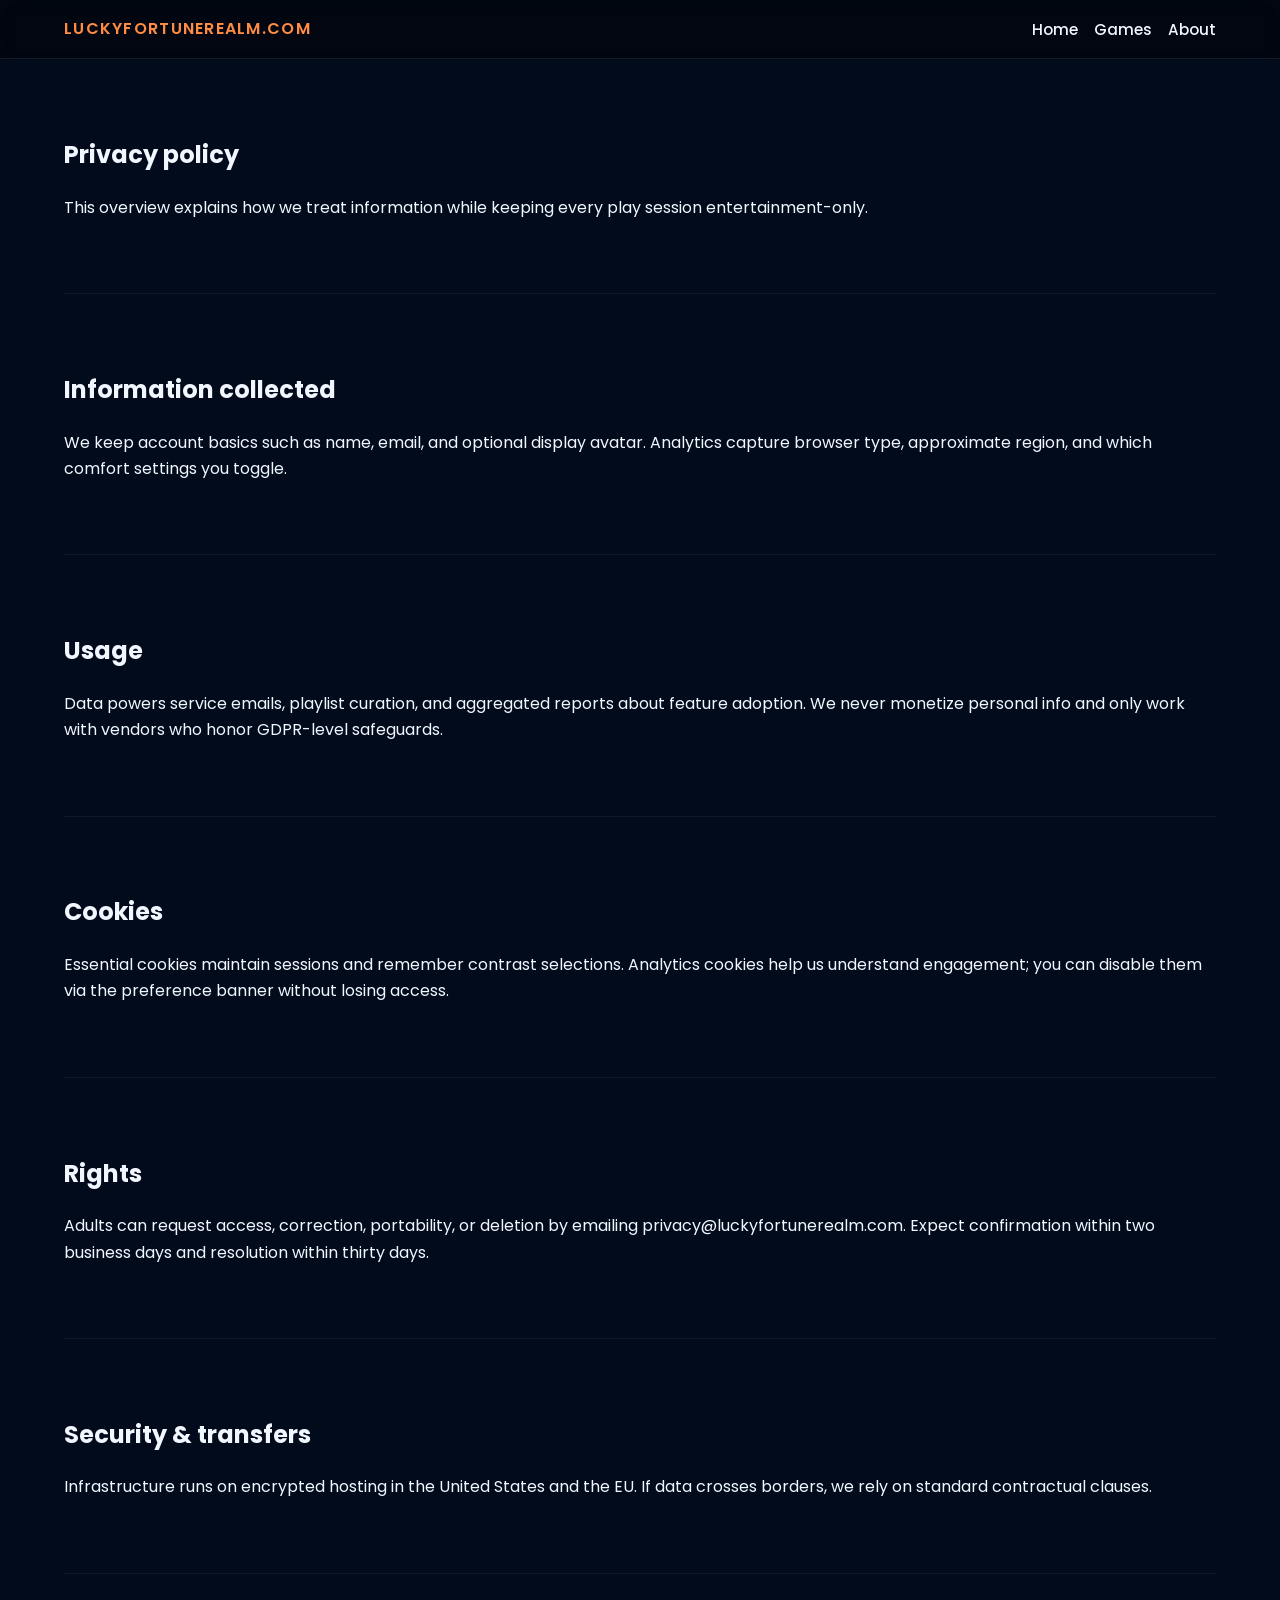
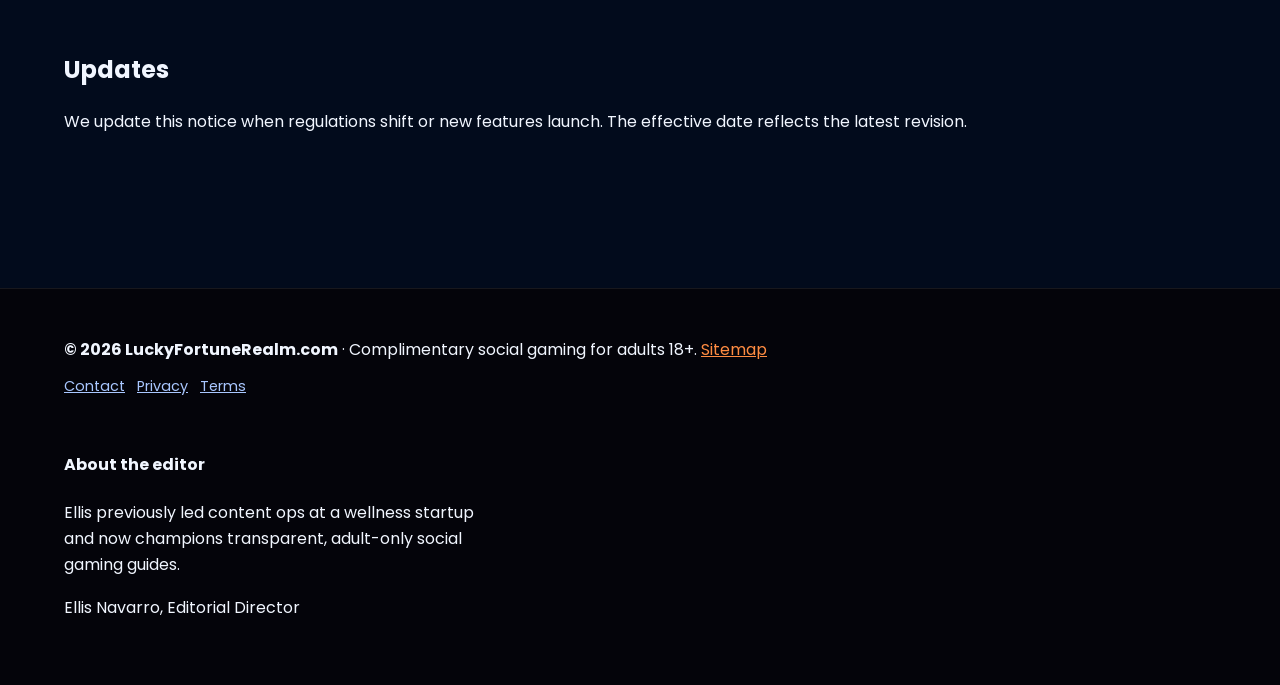
<file: privacy.html>
<!DOCTYPE html><html lang='en'><head><meta charset='UTF-8'><meta name='viewport' content='width=device-width, initial-scale=1.0'><title>LuckyFortuneRealm.com Privacy</title><meta name='description' content='Review the LuckyFortuneRealm.com privacy policy covering analytics, communications, and international transfers.'><meta property='og:title' content='LuckyFortuneRealm.com Privacy'><meta property='og:description' content='Review the LuckyFortuneRealm.com privacy policy covering analytics, communications, and international transfers.'><meta property='og:type' content='website'><meta property='og:url' content='https://luckyfortunerealm.com/privacy.html'><meta property='og:image' content='https://luckyfortunerealm.com/images/ace-of-spades.webp'><meta property='og:site_name' content='LuckyFortuneRealm.com'><meta name='twitter:card' content='summary_large_image'><meta name='twitter:title' content='LuckyFortuneRealm.com Privacy'><meta name='twitter:description' content='Review the LuckyFortuneRealm.com privacy policy covering analytics, communications, and international transfers.'><link rel='canonical' href='https://luckyfortunerealm.com/privacy.html'><link rel='preconnect' href='https://fonts.googleapis.com'><link rel='preconnect' href='https://fonts.gstatic.com' crossorigin><link rel='stylesheet' href='https://fonts.googleapis.com/css2?family=Poppins:wght@400;500;600&display=swap'><link rel='stylesheet' href='css/style.css'><link rel='icon' href="data:image/svg+xml,<svg xmlns='http://www.w3.org/2000/svg' viewBox='0 0 64 64'><circle cx='32' cy='32' r='30' fill='#287bff'/><circle cx='32' cy='32' r='18' fill='#ff8c42'/></svg>"><meta name='theme-color' content='#287bff'><style>:root{--bg:#020b1c;--card:#071a39;--primary:#287bff;--accent:#ff8c42;--text:#f1f6ff;--muted:#a9c7ff;--shadow:rgba(255,140,66,0.35);}body{margin:0;background:var(--bg);color:var(--text);min-height:100vh;line-height:1.65;}.site-header{display:flex;align-items:center;justify-content:space-between;padding:1rem 5%;background:rgba(0,0,0,0.4);backdrop-filter:blur(14px);position:sticky;top:0;z-index:10;}.logo{font-weight:600;letter-spacing:0.08em;text-transform:uppercase;color:var(--accent);}.site-nav{display:flex;gap:1rem;}.site-nav a{color:var(--text);text-decoration:none;font-weight:500;}.hamburger{background:none;border:none;display:none;flex-direction:column;gap:0.3rem;}.hamburger span{display:block;width:24px;height:2px;background:var(--text);}@media(max-width:768px){.site-nav{position:absolute;top:64px;right:5%;background:var(--card);padding:1rem;border-radius:12px;flex-direction:column;display:none;}.site-nav.open{display:flex;}.hamburger{display:flex;}}</style><script type="application/ld+json">{"@context": "https://schema.org", "@type": "WebSite", "name": "LuckyFortuneRealm.com", "url": "https://luckyfortunerealm.com", "description": "Playful optimism for adults who prefer artful, zero-cost adventures", "publisher": {"@type": "Organization", "name": "LuckyFortuneRealm.com"}, "potentialAction": {"@type": "SearchAction", "target": "https://luckyfortunerealm.com/search?q={search_term_string}", "query-input": "required name=search_term_string"}}</script>
<script type="application/ld+json">{"@context": "https://schema.org", "@type": "ItemList", "name": "LuckyFortuneRealm.com Featured Games", "itemListElement": [{"@type": "ListItem", "position": 1, "item": {"@type": "VideoGame", "name": "Ace of Spades", "url": "https://luckyfortunerealm.com/ace-of-spades.html"}}, {"@type": "ListItem", "position": 2, "item": {"@type": "VideoGame", "name": "Agent Destiny", "url": "https://luckyfortunerealm.com/agent-destiny.html"}}, {"@type": "ListItem", "position": 3, "item": {"@type": "VideoGame", "name": "Agent of Hearts", "url": "https://luckyfortunerealm.com/agent-of-hearts.html"}}, {"@type": "ListItem", "position": 4, "item": {"@type": "VideoGame", "name": "Alice Cooper and the Tome of Madness", "url": "https://luckyfortunerealm.com/alice-cooper-and-the-tome-of-madness.html"}}, {"@type": "ListItem", "position": 5, "item": {"@type": "VideoGame", "name": "Animal Madness", "url": "https://luckyfortunerealm.com/animal-madness.html"}}, {"@type": "ListItem", "position": 6, "item": {"@type": "VideoGame", "name": "Ankh of Anubis", "url": "https://luckyfortunerealm.com/ankh-of-anubis.html"}}]}</script></head><body><header class='site-header'><div class='logo'>LuckyFortuneRealm.com</div><button class='hamburger' aria-label='Toggle navigation'><span></span><span></span><span></span></button><nav class='site-nav'><a href='index.html'>Home</a><a href='games.html'>Games</a><a href='about.html'>About</a></nav></header><main><section><h1>Privacy policy</h1><p>This overview explains how we treat information while keeping every play session entertainment-only.</p></section><section><h2>Information collected</h2><p>We keep account basics such as name, email, and optional display avatar. Analytics capture browser type, approximate region, and which comfort settings you toggle.</p></section><section><h2>Usage</h2><p>Data powers service emails, playlist curation, and aggregated reports about feature adoption. We never monetize personal info and only work with vendors who honor GDPR-level safeguards.</p></section><section><h2>Cookies</h2><p>Essential cookies maintain sessions and remember contrast selections. Analytics cookies help us understand engagement; you can disable them via the preference banner without losing access.</p></section><section><h2>Rights</h2><p>Adults can request access, correction, portability, or deletion by emailing privacy@luckyfortunerealm.com. Expect confirmation within two business days and resolution within thirty days.</p></section><section><h2>Security & transfers</h2><p>Infrastructure runs on encrypted hosting in the United States and the EU. If data crosses borders, we rely on standard contractual clauses.</p></section><section><h2>Updates</h2><p>We update this notice when regulations shift or new features launch. The effective date reflects the latest revision.</p></section></main><footer class='site-footer'><div><strong>&copy; 2026 LuckyFortuneRealm.com</strong> · Complimentary social gaming for adults 18+. <a href='sitemap.xml'>Sitemap</a><div class='footer-links'><a href='contact.html'>Contact</a><a href='privacy.html'>Privacy</a><a href='terms.html'>Terms</a></div></div><div class='author-bio'><h4>About the editor</h4><p>Ellis previously led content ops at a wellness startup and now champions transparent, adult-only social gaming guides.</p><p>Ellis Navarro, Editorial Director</p></div></footer><script src='js/main.js' defer></script></body></html>
</file>
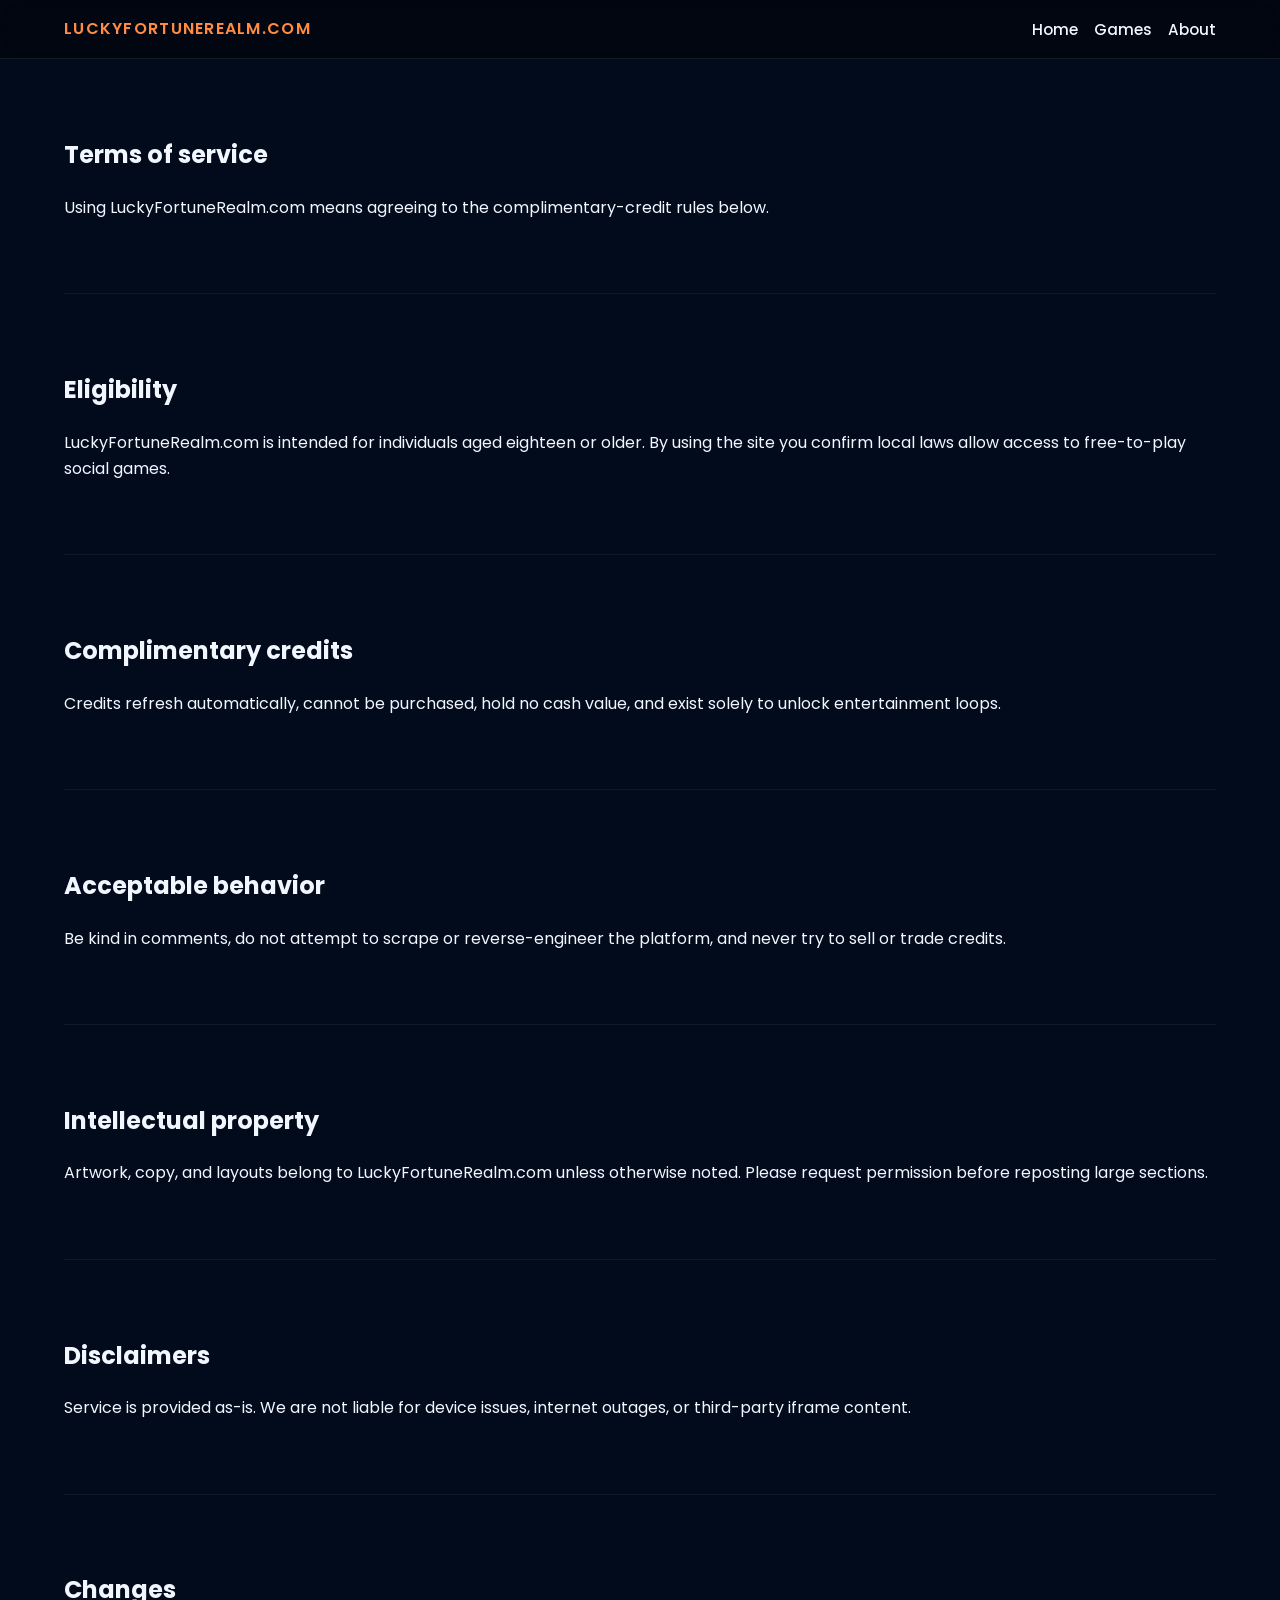
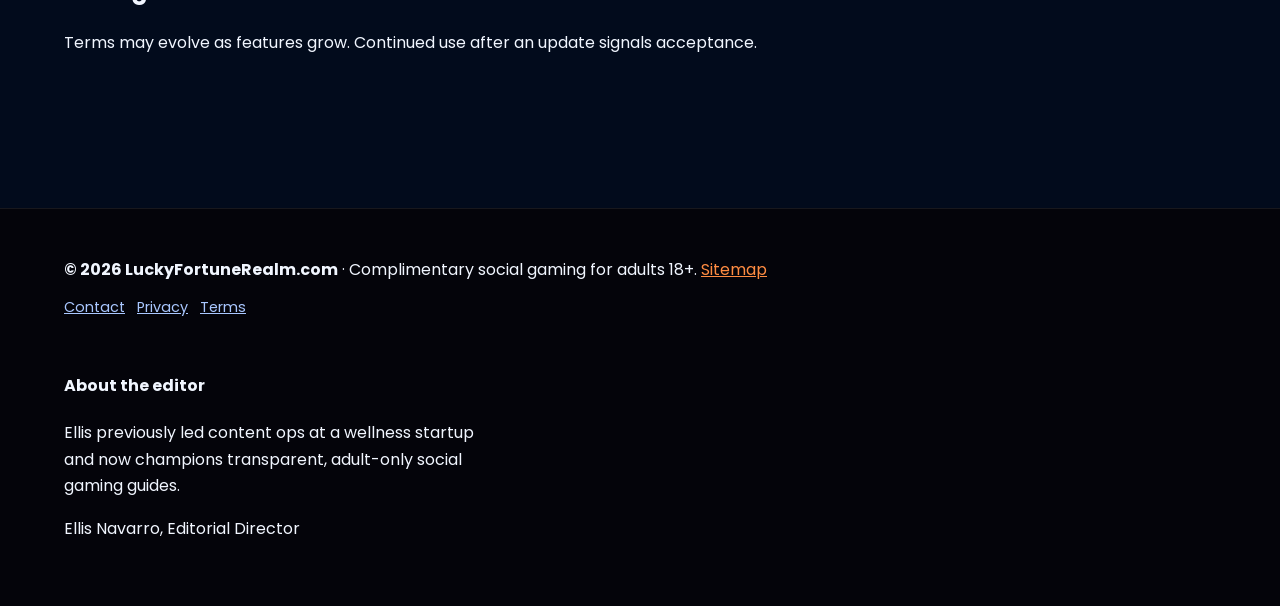
<file: terms.html>
<!DOCTYPE html><html lang='en'><head><meta charset='UTF-8'><meta name='viewport' content='width=device-width, initial-scale=1.0'><title>LuckyFortuneRealm.com Terms</title><meta name='description' content='Understand the complimentary-credit terms and conduct expectations at LuckyFortuneRealm.com.'><meta property='og:title' content='LuckyFortuneRealm.com Terms'><meta property='og:description' content='Understand the complimentary-credit terms and conduct expectations at LuckyFortuneRealm.com.'><meta property='og:type' content='website'><meta property='og:url' content='https://luckyfortunerealm.com/terms.html'><meta property='og:image' content='https://luckyfortunerealm.com/images/ace-of-spades.webp'><meta property='og:site_name' content='LuckyFortuneRealm.com'><meta name='twitter:card' content='summary_large_image'><meta name='twitter:title' content='LuckyFortuneRealm.com Terms'><meta name='twitter:description' content='Understand the complimentary-credit terms and conduct expectations at LuckyFortuneRealm.com.'><link rel='canonical' href='https://luckyfortunerealm.com/terms.html'><link rel='preconnect' href='https://fonts.googleapis.com'><link rel='preconnect' href='https://fonts.gstatic.com' crossorigin><link rel='stylesheet' href='https://fonts.googleapis.com/css2?family=Poppins:wght@400;500;600&display=swap'><link rel='stylesheet' href='css/style.css'><link rel='icon' href="data:image/svg+xml,<svg xmlns='http://www.w3.org/2000/svg' viewBox='0 0 64 64'><circle cx='32' cy='32' r='30' fill='#287bff'/><circle cx='32' cy='32' r='18' fill='#ff8c42'/></svg>"><meta name='theme-color' content='#287bff'><style>:root{--bg:#020b1c;--card:#071a39;--primary:#287bff;--accent:#ff8c42;--text:#f1f6ff;--muted:#a9c7ff;--shadow:rgba(255,140,66,0.35);}body{margin:0;background:var(--bg);color:var(--text);min-height:100vh;line-height:1.65;}.site-header{display:flex;align-items:center;justify-content:space-between;padding:1rem 5%;background:rgba(0,0,0,0.4);backdrop-filter:blur(14px);position:sticky;top:0;z-index:10;}.logo{font-weight:600;letter-spacing:0.08em;text-transform:uppercase;color:var(--accent);}.site-nav{display:flex;gap:1rem;}.site-nav a{color:var(--text);text-decoration:none;font-weight:500;}.hamburger{background:none;border:none;display:none;flex-direction:column;gap:0.3rem;}.hamburger span{display:block;width:24px;height:2px;background:var(--text);}@media(max-width:768px){.site-nav{position:absolute;top:64px;right:5%;background:var(--card);padding:1rem;border-radius:12px;flex-direction:column;display:none;}.site-nav.open{display:flex;}.hamburger{display:flex;}}</style><script type="application/ld+json">{"@context": "https://schema.org", "@type": "WebSite", "name": "LuckyFortuneRealm.com", "url": "https://luckyfortunerealm.com", "description": "Playful optimism for adults who prefer artful, zero-cost adventures", "publisher": {"@type": "Organization", "name": "LuckyFortuneRealm.com"}, "potentialAction": {"@type": "SearchAction", "target": "https://luckyfortunerealm.com/search?q={search_term_string}", "query-input": "required name=search_term_string"}}</script>
<script type="application/ld+json">{"@context": "https://schema.org", "@type": "ItemList", "name": "LuckyFortuneRealm.com Featured Games", "itemListElement": [{"@type": "ListItem", "position": 1, "item": {"@type": "VideoGame", "name": "Ace of Spades", "url": "https://luckyfortunerealm.com/ace-of-spades.html"}}, {"@type": "ListItem", "position": 2, "item": {"@type": "VideoGame", "name": "Agent Destiny", "url": "https://luckyfortunerealm.com/agent-destiny.html"}}, {"@type": "ListItem", "position": 3, "item": {"@type": "VideoGame", "name": "Agent of Hearts", "url": "https://luckyfortunerealm.com/agent-of-hearts.html"}}, {"@type": "ListItem", "position": 4, "item": {"@type": "VideoGame", "name": "Alice Cooper and the Tome of Madness", "url": "https://luckyfortunerealm.com/alice-cooper-and-the-tome-of-madness.html"}}, {"@type": "ListItem", "position": 5, "item": {"@type": "VideoGame", "name": "Animal Madness", "url": "https://luckyfortunerealm.com/animal-madness.html"}}, {"@type": "ListItem", "position": 6, "item": {"@type": "VideoGame", "name": "Ankh of Anubis", "url": "https://luckyfortunerealm.com/ankh-of-anubis.html"}}]}</script></head><body><header class='site-header'><div class='logo'>LuckyFortuneRealm.com</div><button class='hamburger' aria-label='Toggle navigation'><span></span><span></span><span></span></button><nav class='site-nav'><a href='index.html'>Home</a><a href='games.html'>Games</a><a href='about.html'>About</a></nav></header><main><section><h1>Terms of service</h1><p>Using LuckyFortuneRealm.com means agreeing to the complimentary-credit rules below.</p></section><section><h2>Eligibility</h2><p>LuckyFortuneRealm.com is intended for individuals aged eighteen or older. By using the site you confirm local laws allow access to free-to-play social games.</p></section><section><h2>Complimentary credits</h2><p>Credits refresh automatically, cannot be purchased, hold no cash value, and exist solely to unlock entertainment loops.</p></section><section><h2>Acceptable behavior</h2><p>Be kind in comments, do not attempt to scrape or reverse-engineer the platform, and never try to sell or trade credits.</p></section><section><h2>Intellectual property</h2><p>Artwork, copy, and layouts belong to LuckyFortuneRealm.com unless otherwise noted. Please request permission before reposting large sections.</p></section><section><h2>Disclaimers</h2><p>Service is provided as-is. We are not liable for device issues, internet outages, or third-party iframe content.</p></section><section><h2>Changes</h2><p>Terms may evolve as features grow. Continued use after an update signals acceptance.</p></section></main><footer class='site-footer'><div><strong>&copy; 2026 LuckyFortuneRealm.com</strong> · Complimentary social gaming for adults 18+. <a href='sitemap.xml'>Sitemap</a><div class='footer-links'><a href='contact.html'>Contact</a><a href='privacy.html'>Privacy</a><a href='terms.html'>Terms</a></div></div><div class='author-bio'><h4>About the editor</h4><p>Ellis previously led content ops at a wellness startup and now champions transparent, adult-only social gaming guides.</p><p>Ellis Navarro, Editorial Director</p></div></footer><script src='js/main.js' defer></script></body></html>
</file>
<file: css/style.css>
@import url('https://fonts.googleapis.com/css2?family=Poppins:wght@400;500;600&display=swap');
:root {
  color-scheme: dark;
}
* {
  box-sizing: border-box;
}
body {
  margin: 0;
  font-family: 'Poppins', sans-serif;
  background: var(--bg);
  color: var(--text);
  line-height: 1.7;
  font-size: 1rem;
}
img {
  max-width: 100%;
  height: auto;
  border-radius: 18px;
}
a {
  color: var(--accent);
}
main {
  padding: 0 5% 5rem;
}
main > section {
  padding: 3.5rem 0;
  border-bottom: 1px solid rgba(255, 255, 255, 0.05);
}
main > section:last-of-type {
  border-bottom: none;
}
.compliance-strip {
  background: rgba(255, 255, 255, 0.08);
  color: var(--text);
  padding: 0.65rem 5%;
  font-size: 0.85rem;
  letter-spacing: 0.08em;
  text-transform: uppercase;
  display: flex;
  justify-content: center;
  gap: 1.5rem;
  flex-wrap: wrap;
}
.compliance-strip span {
  display: inline-flex;
  align-items: center;
  gap: 0.4rem;
}
.site-header {
  display: flex;
  align-items: center;
  justify-content: space-between;
  padding: 1rem 5%;
  background: rgba(0, 0, 0, 0.45);
  backdrop-filter: blur(18px);
  position: sticky;
  top: 0;
  z-index: 10;
  border-bottom: 1px solid rgba(255, 255, 255, 0.08);
}
.logo {
  font-weight: 600;
  letter-spacing: 0.08em;
  text-transform: uppercase;
  color: var(--accent);
}
.site-nav {
  display: flex;
  gap: 1.2rem;
}
.site-nav a {
  color: var(--text);
  text-decoration: none;
  font-weight: 500;
  font-size: 0.95rem;
}
.hamburger {
  background: none;
  border: none;
  display: none;
  flex-direction: column;
  gap: 0.3rem;
}
.hamburger span {
  display: block;
  width: 24px;
  height: 2px;
  background: var(--text);
}
.hero {
  padding: 4rem 5% 3.5rem;
  border-bottom: 1px solid rgba(255, 255, 255, 0.05);
  display: grid;
  gap: 1.5rem;
  max-width: 1200px;
  margin: 0 auto;
}
.hero h1 {
  font-size: clamp(2.5rem, 5vw, 3.8rem);
  margin: 0 0 1rem;
}
.hero p {
  max-width: 780px;
  margin: 0;
}
.hero .eyebrow {
  color: var(--muted);
  text-transform: uppercase;
  letter-spacing: 0.12em;
  font-size: 0.85rem;
  margin-bottom: 0.75rem;
}
.hero-actions {
  display: flex;
  gap: 1rem;
  flex-wrap: wrap;
  align-items: center;
  margin-top: 1.25rem;
}
.assurance-note {
  font-size: 0.9rem;
  color: var(--muted);
}
.btn {
  display: inline-flex;
  align-items: center;
  justify-content: center;
  gap: 0.35rem;
  padding: 0.95rem 1.8rem;
  border-radius: 999px;
  text-decoration: none;
  font-weight: 600;
  transition: transform 0.2s ease, box-shadow 0.2s ease, background 0.2s ease;
  border: 1px solid transparent;
}
.btn.primary {
  background: var(--accent);
  color: #04101b;
  box-shadow: 0 12px 35px var(--shadow);
}
.btn.secondary {
  border: 1px solid rgba(255, 255, 255, 0.35);
  color: var(--text);
  background: transparent;
}
.btn:hover,
.btn:focus-visible {
  transform: translateY(-2px);
  box-shadow: 0 18px 35px rgba(0, 0, 0, 0.35);
}
.steps-grid,
.games-grid,
.faq-grid {
  display: grid;
  gap: 1.5rem;
}
.steps-grid {
  grid-template-columns: repeat(auto-fit, minmax(220px, 1fr));
}
.step-card {
  background: var(--card);
  border-radius: 22px;
  padding: 1.75rem;
  box-shadow: 0 18px 38px rgba(0, 0, 0, 0.35);
  border: 1px solid rgba(255, 255, 255, 0.05);
}
.step-card span {
  display: inline-flex;
  padding: 0.35rem 1rem;
  border-radius: 999px;
  background: rgba(255, 255, 255, 0.08);
  color: var(--accent);
  font-size: 0.85rem;
  letter-spacing: 0.08em;
  margin-bottom: 0.85rem;
  text-transform: uppercase;
}
.step-card h3 {
  margin: 0 0 0.75rem;
  font-size: 1.2rem;
}
.games-grid {
  grid-template-columns: repeat(auto-fit, minmax(260px, 1fr));
}
.game-card {
  background: var(--card);
  border-radius: 24px;
  padding: 1.75rem;
  box-shadow: 0 25px 45px rgba(0, 0, 0, 0.35);
  position: relative;
  overflow: hidden;
  border: 1px solid rgba(255, 255, 255, 0.05);
  transition: transform 0.3s ease, box-shadow 0.3s ease;
}
.game-card::after {
  content: '';
  position: absolute;
  inset: 0;
  background: linear-gradient(145deg, transparent, rgba(255, 255, 255, 0.08));
  opacity: 0;
  transition: opacity 0.3s ease;
  pointer-events: none;
}
.game-card:hover::after {
  opacity: 1;
}
.game-card:hover {
  transform: translateY(-4px);
  box-shadow: 0 30px 55px rgba(0, 0, 0, 0.45);
}
.game-card img {
  width: 100%;
  margin-bottom: 1.1rem;
  border-radius: 18px;
  transition: transform 0.3s ease, filter 0.3s ease;
}
.game-card:hover img {
  transform: scale(1.02);
  filter: brightness(1.08);
}
.card-actions {
  display: flex;
  gap: 0.75rem;
  flex-wrap: wrap;
  margin-top: 1rem;
}
.no-purchase {
  background: rgba(255, 255, 255, 0.02);
  border-radius: 26px;
  padding: 3rem;
  box-shadow: inset 0 0 0 1px rgba(255, 255, 255, 0.04);
}
.no-purchase ul {
  list-style: none;
  padding: 0;
  margin: 1.5rem 0 0;
  display: grid;
  gap: 0.65rem;
}
.no-purchase li::before {
  content: '•';
  margin-right: 0.5rem;
  color: var(--accent);
}
.faq-grid {
  grid-template-columns: repeat(auto-fit, minmax(280px, 1fr));
}
.faq-item {
  background: var(--card);
  border-radius: 20px;
  border: 1px solid rgba(255, 255, 255, 0.05);
  box-shadow: 0 18px 32px rgba(0, 0, 0, 0.35);
  padding: 0;
  overflow: hidden;
}
.faq-item summary {
  list-style: none;
  cursor: pointer;
  padding: 1.5rem;
  font-weight: 600;
  display: flex;
  justify-content: space-between;
  align-items: center;
}
.faq-item summary::-webkit-details-marker {
  display: none;
}
.faq-item summary::after {
  content: '+';
  font-size: 1.5rem;
  color: var(--accent);
  transition: transform 0.3s ease;
}
.faq-item[open] summary::after {
  transform: rotate(45deg);
}
.faq-answer {
  padding: 0 1.5rem 1.5rem;
  border-top: 1px solid rgba(255, 255, 255, 0.05);
  color: var(--muted);
}
.about-preview {
  display: grid;
  gap: 1rem;
}
.about-preview p {
  max-width: 920px;
}
.site-footer {
  padding: 3rem 5%;
  background: #04040a;
  display: flex;
  flex-wrap: wrap;
  gap: 2rem;
  border-top: 1px solid rgba(255, 255, 255, 0.08);
}
.site-footer a {
  color: var(--accent);
}
.footer-links {
  display: flex;
  gap: 0.75rem;
  flex-wrap: wrap;
  margin-top: 0.75rem;
}
.footer-links a {
  color: var(--muted);
  font-size: 0.9rem;
}
.author-bio {
  max-width: 420px;
}
.cookie-banner {
  position: fixed;
  left: 1rem;
  right: 1rem;
  bottom: 1rem;
  background: rgba(2, 6, 18, 0.95);
  border: 1px solid rgba(255, 255, 255, 0.08);
  border-radius: 16px;
  padding: 1.5rem;
  display: flex;
  flex-wrap: wrap;
  gap: 1rem;
  align-items: center;
  box-shadow: 0 25px 45px rgba(0, 0, 0, 0.55);
}
.cookie-banner.hidden {
  display: none;
}
.cookie-banner button {
  padding: 0.75rem 1.4rem;
  border-radius: 999px;
  border: none;
  background: var(--accent);
  color: #04101b;
  font-weight: 600;
  cursor: pointer;
}
.form-group {
  display: flex;
  flex-direction: column;
  margin-bottom: 1rem;
}
form input,
form textarea {
  padding: 0.85rem;
  border-radius: 12px;
  border: 1px solid rgba(255, 255, 255, 0.15);
  background: rgba(0, 0, 0, 0.35);
  color: var(--text);
}
iframe {
  border: none;
  width: 100%;
  min-height: 420px;
  border-radius: 20px;
}
.related-list {
  list-style: none;
  padding: 0;
  display: flex;
  flex-wrap: wrap;
  gap: 0.75rem;
}
.related-list a {
  color: var(--accent);
  text-decoration: none;
  border-bottom: 1px solid transparent;
}
.related-list a:hover {
  border-bottom-color: var(--accent);
}
.iframe-modal {
  position: fixed;
  inset: 0;
  display: none;
  align-items: center;
  justify-content: center;
  padding: 2rem;
  z-index: 100;
}
.iframe-modal.active {
  display: flex;
}
.iframe-modal__overlay {
  position: absolute;
  inset: 0;
  background: rgba(1, 4, 12, 0.8);
  backdrop-filter: blur(6px);
}
.iframe-modal__dialog {
  position: relative;
  background: #061029;
  border-radius: 24px;
  padding: 1rem 1rem 1.5rem;
  width: min(100%, 900px);
  box-shadow: 0 35px 65px rgba(0, 0, 0, 0.6);
  border: 1px solid rgba(255, 255, 255, 0.08);
}
.iframe-modal__dialog iframe {
  width: 100%;
  min-height: 520px;
  border-radius: 18px;
}
.iframe-modal__close {
  position: absolute;
  top: 1rem;
  right: 1rem;
  background: rgba(255, 255, 255, 0.1);
  border: none;
  color: var(--text);
  font-size: 1.8rem;
  line-height: 1;
  border-radius: 999px;
  width: 44px;
  height: 44px;
  cursor: pointer;
}
.iframe-modal__notice {
  margin: 0.75rem 0 0;
  color: var(--muted);
  font-size: 0.9rem;
  text-align: center;
}
@media (max-width: 900px) {
  .site-nav {
    position: absolute;
    top: 64px;
    right: 5%;
    background: var(--card);
    padding: 1rem 1.25rem;
    border-radius: 14px;
    flex-direction: column;
    display: none;
    box-shadow: 0 20px 35px rgba(0, 0, 0, 0.55);
  }
  .site-nav.open {
    display: flex;
  }
  .hamburger {
    display: flex;
  }
  main {
    padding: 0 1.5rem 4rem;
  }
  .hero {
    padding: 3rem 1.5rem 2.5rem;
  }
  .cookie-banner {
    position: fixed;
    left: 1rem;
    right: 1rem;
  }
  .iframe-modal__dialog iframe {
    min-height: 420px;
  }
}
</file>
